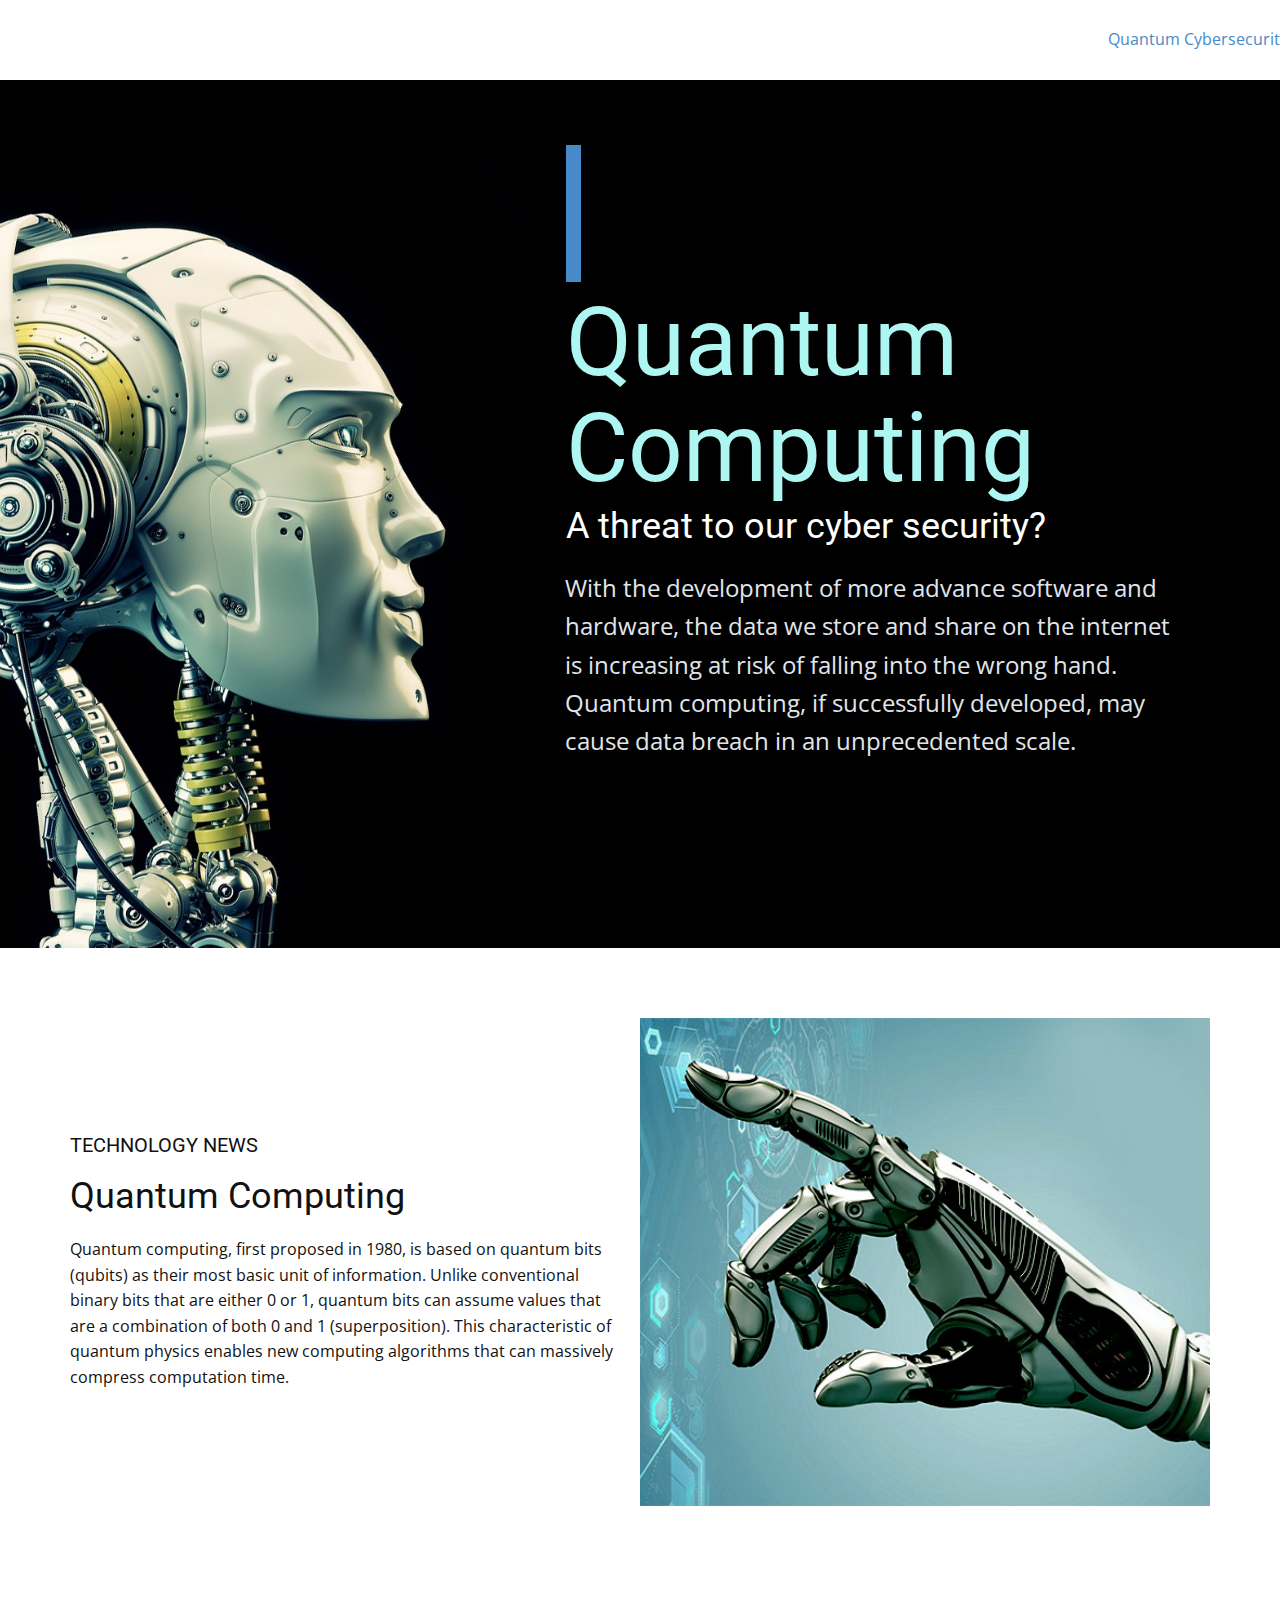
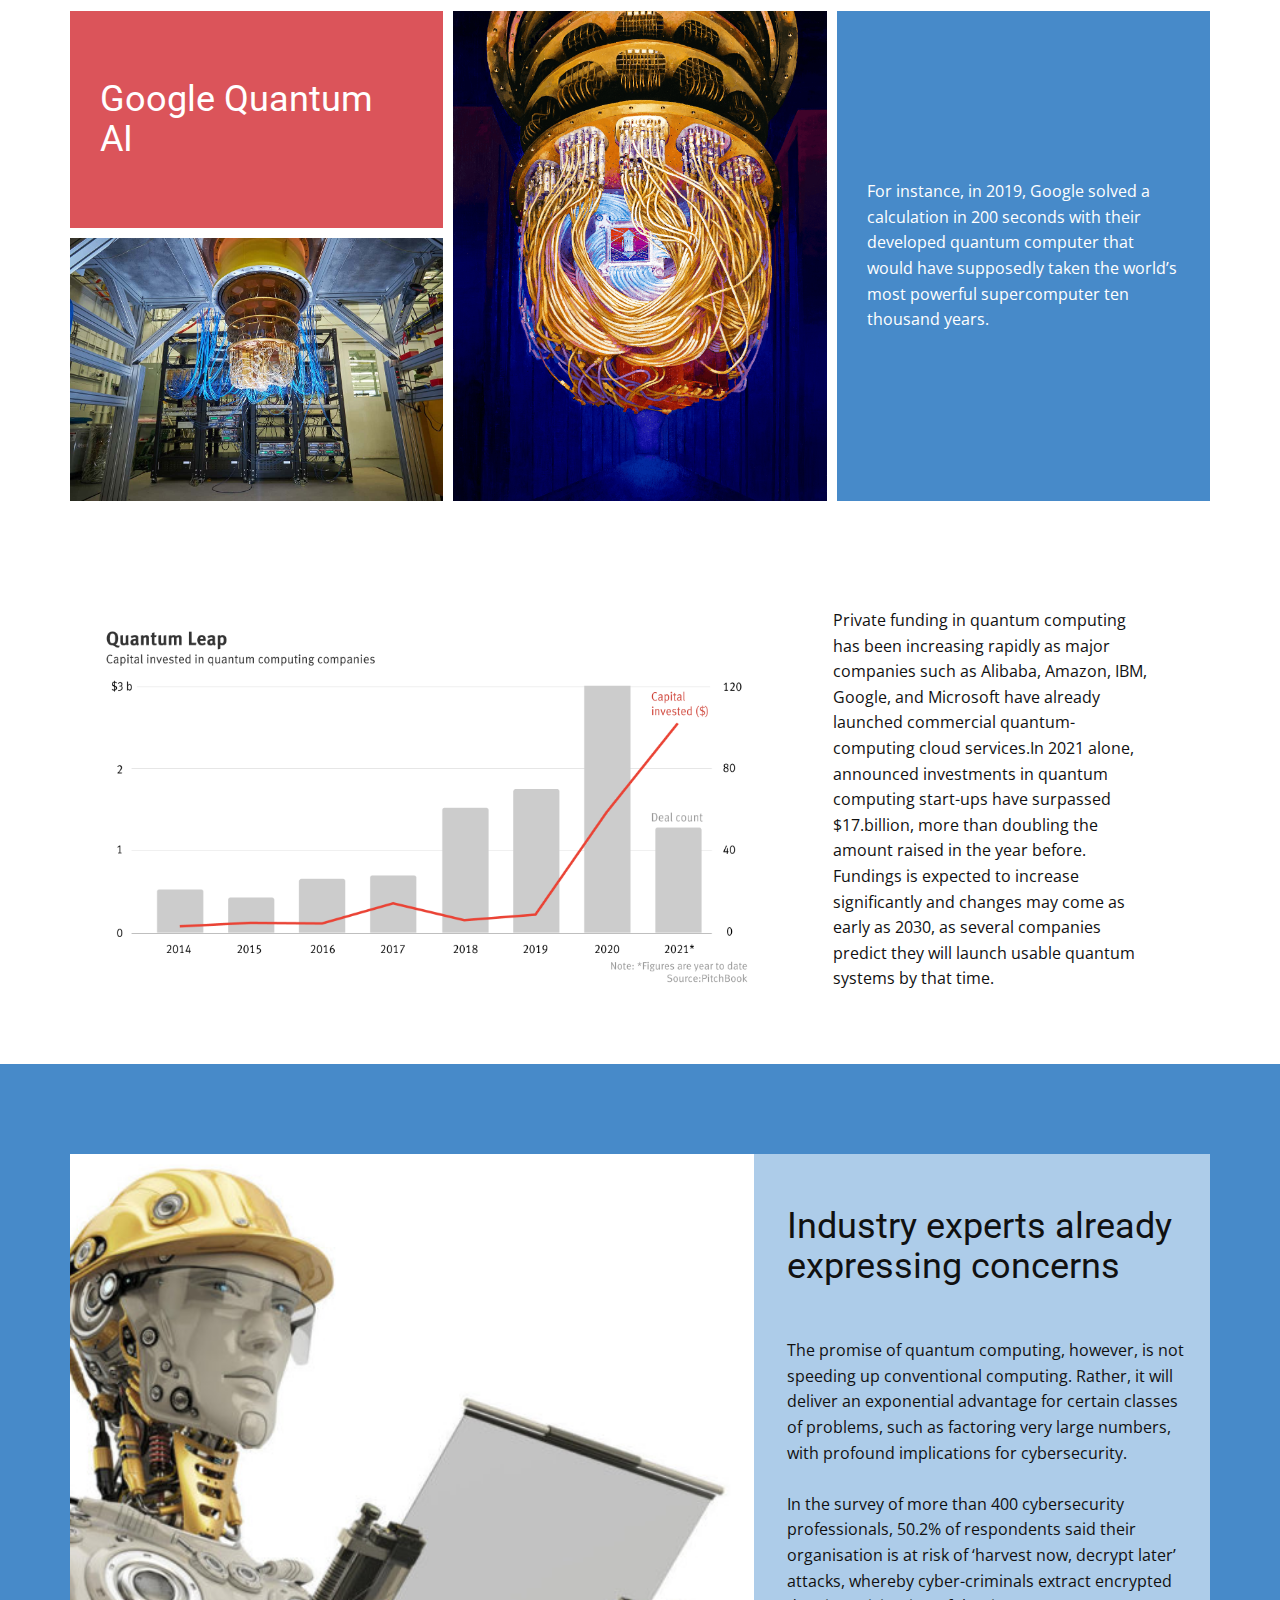
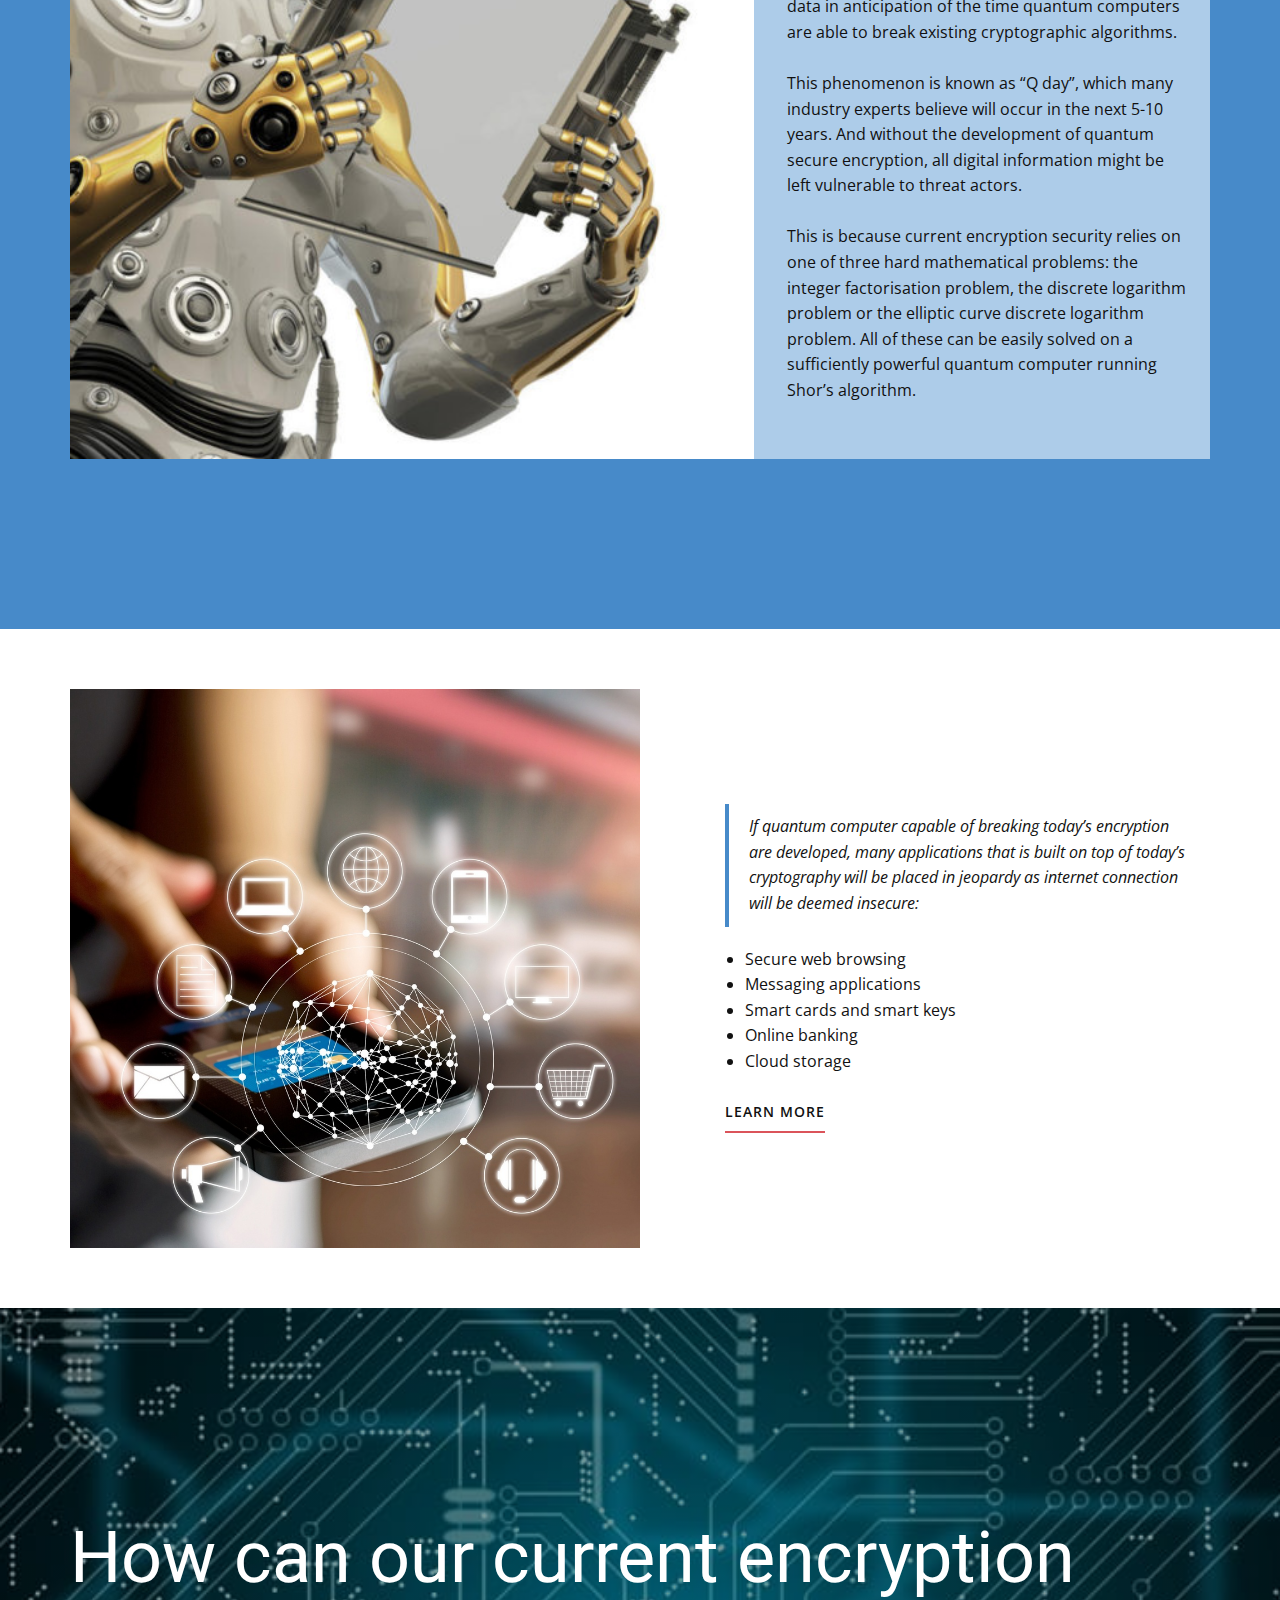
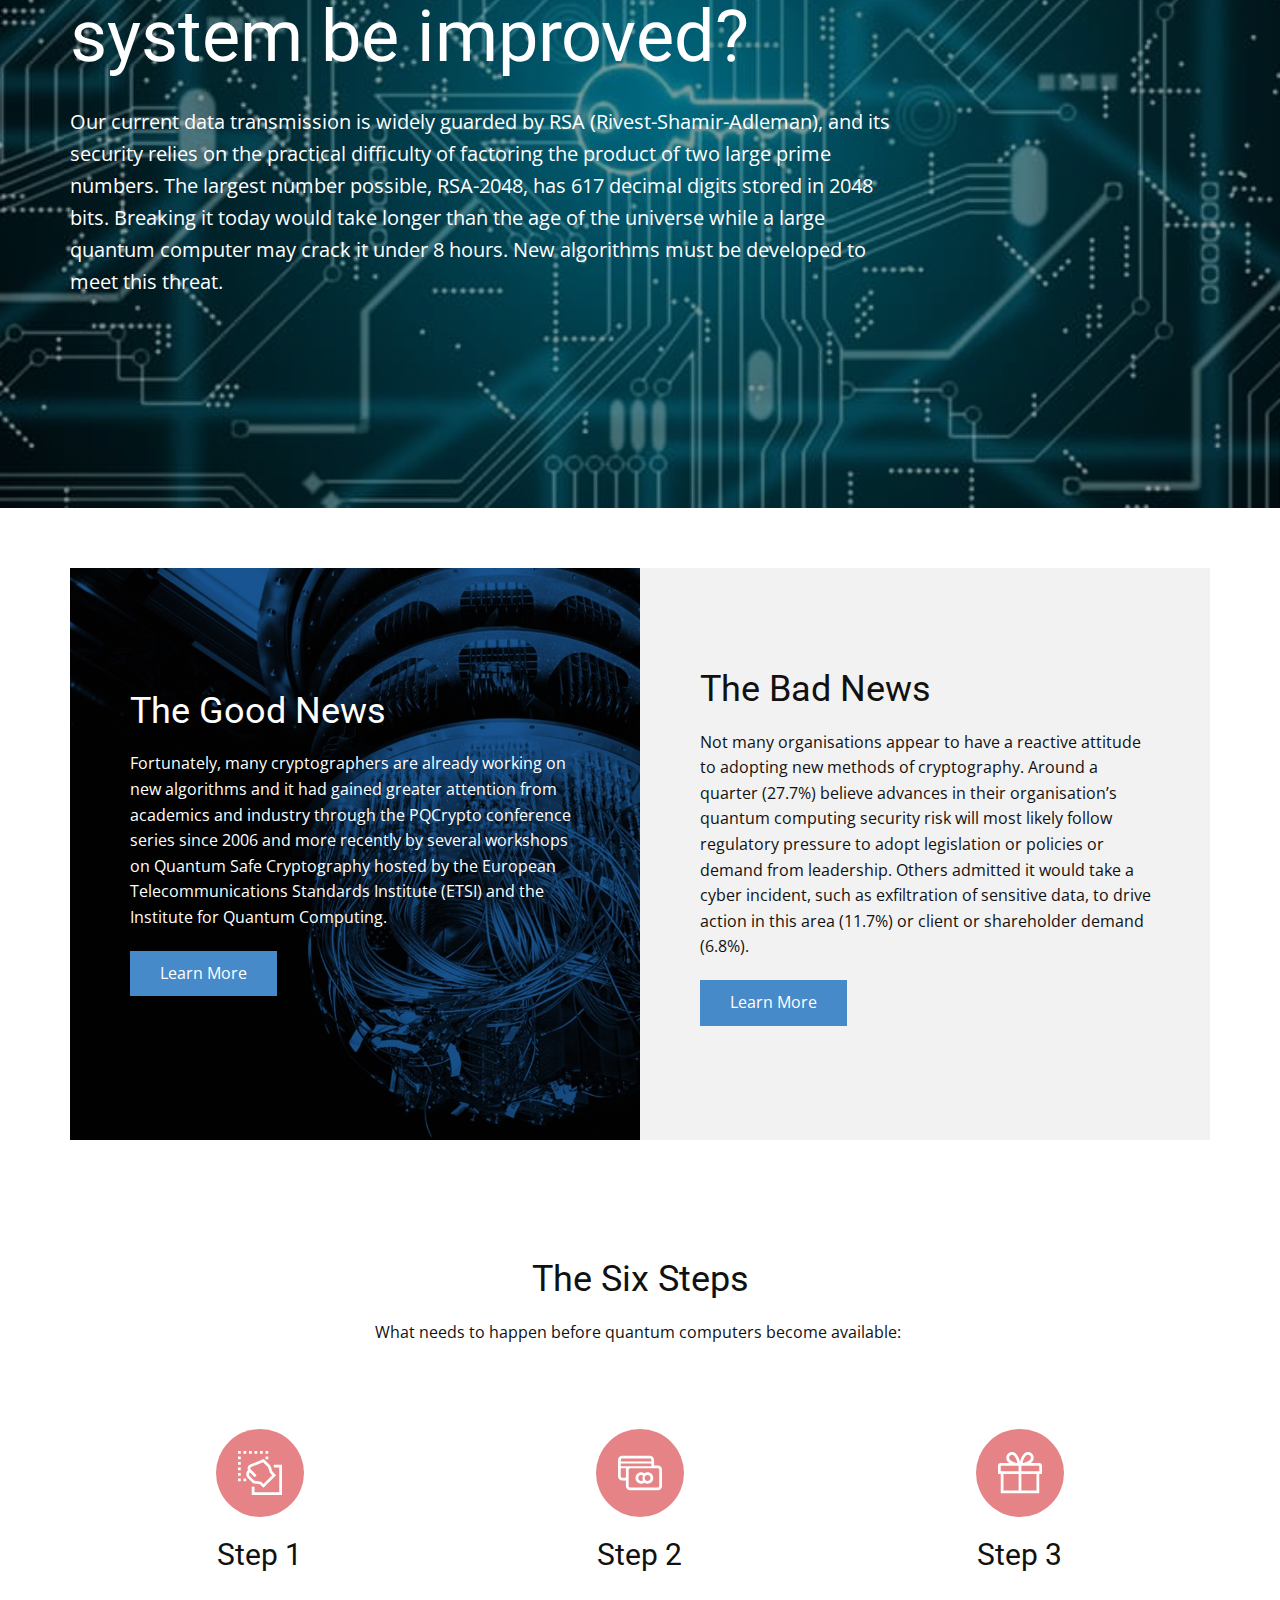
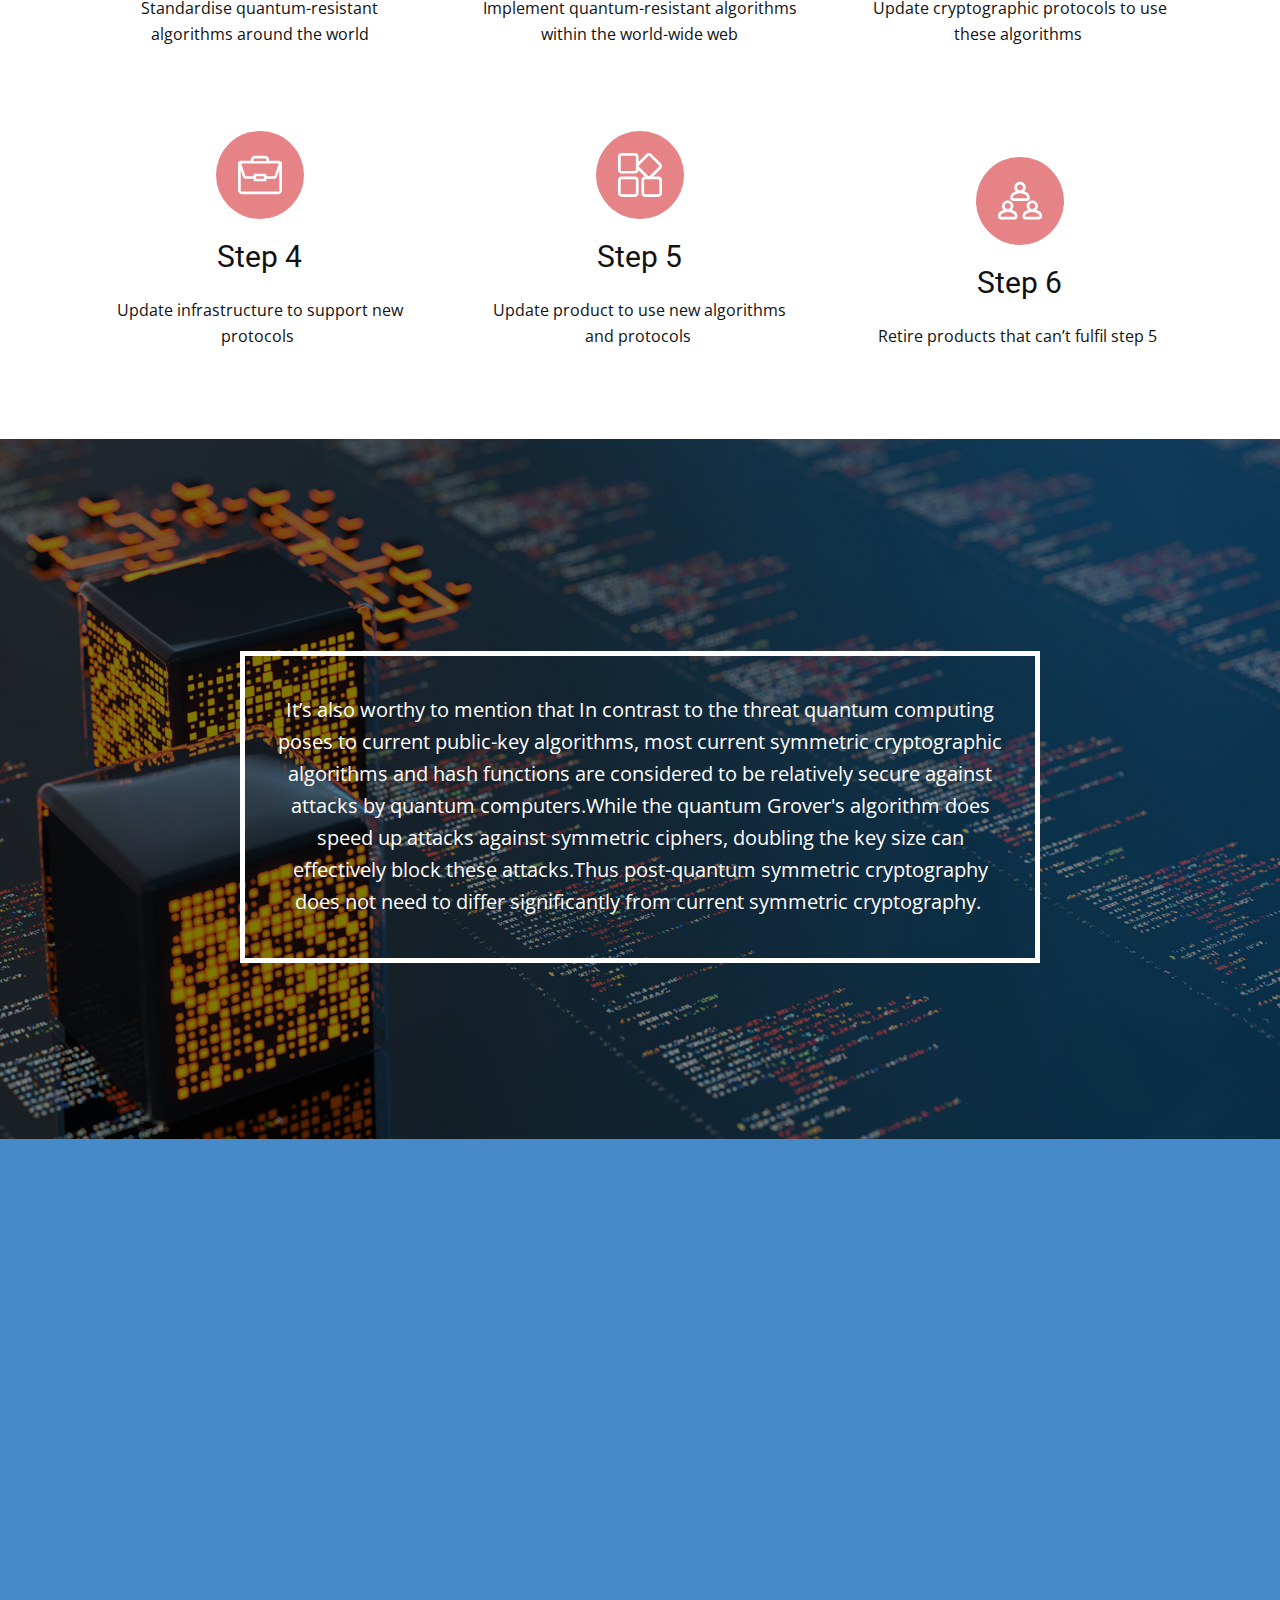
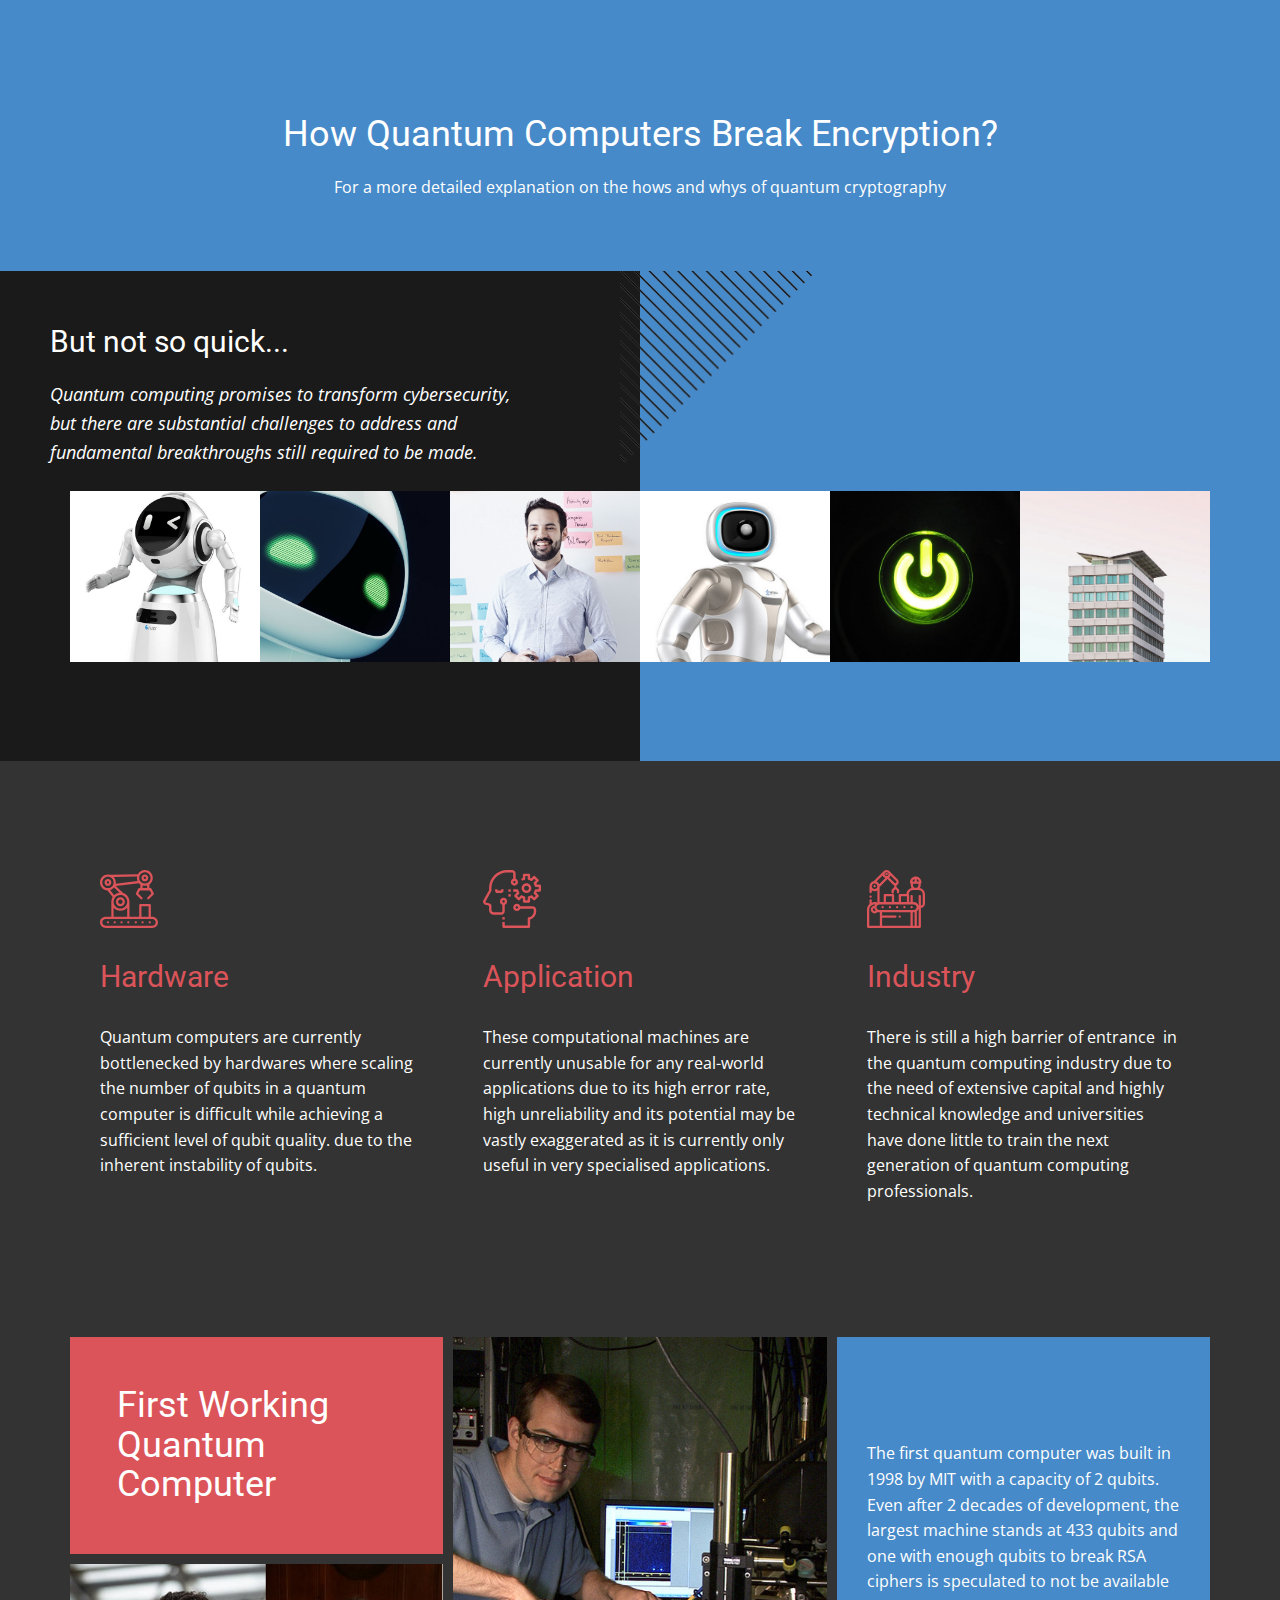
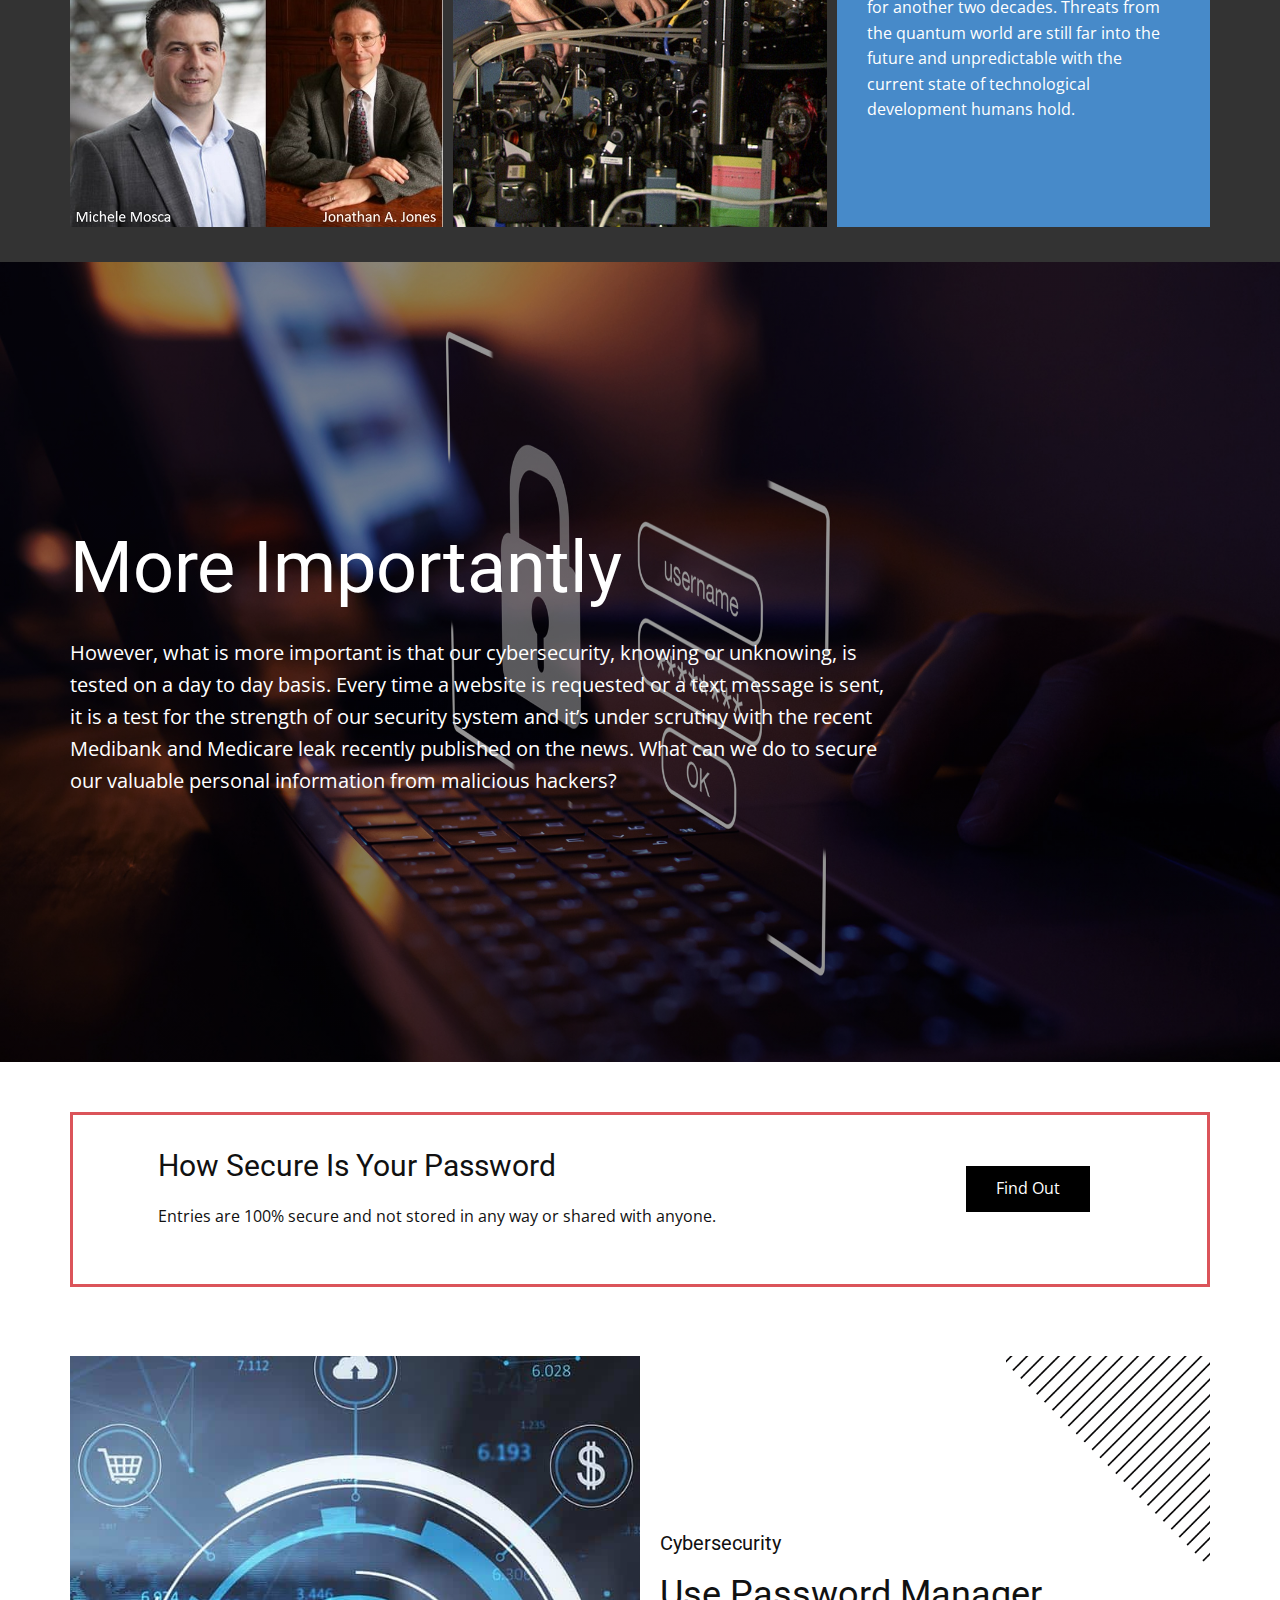
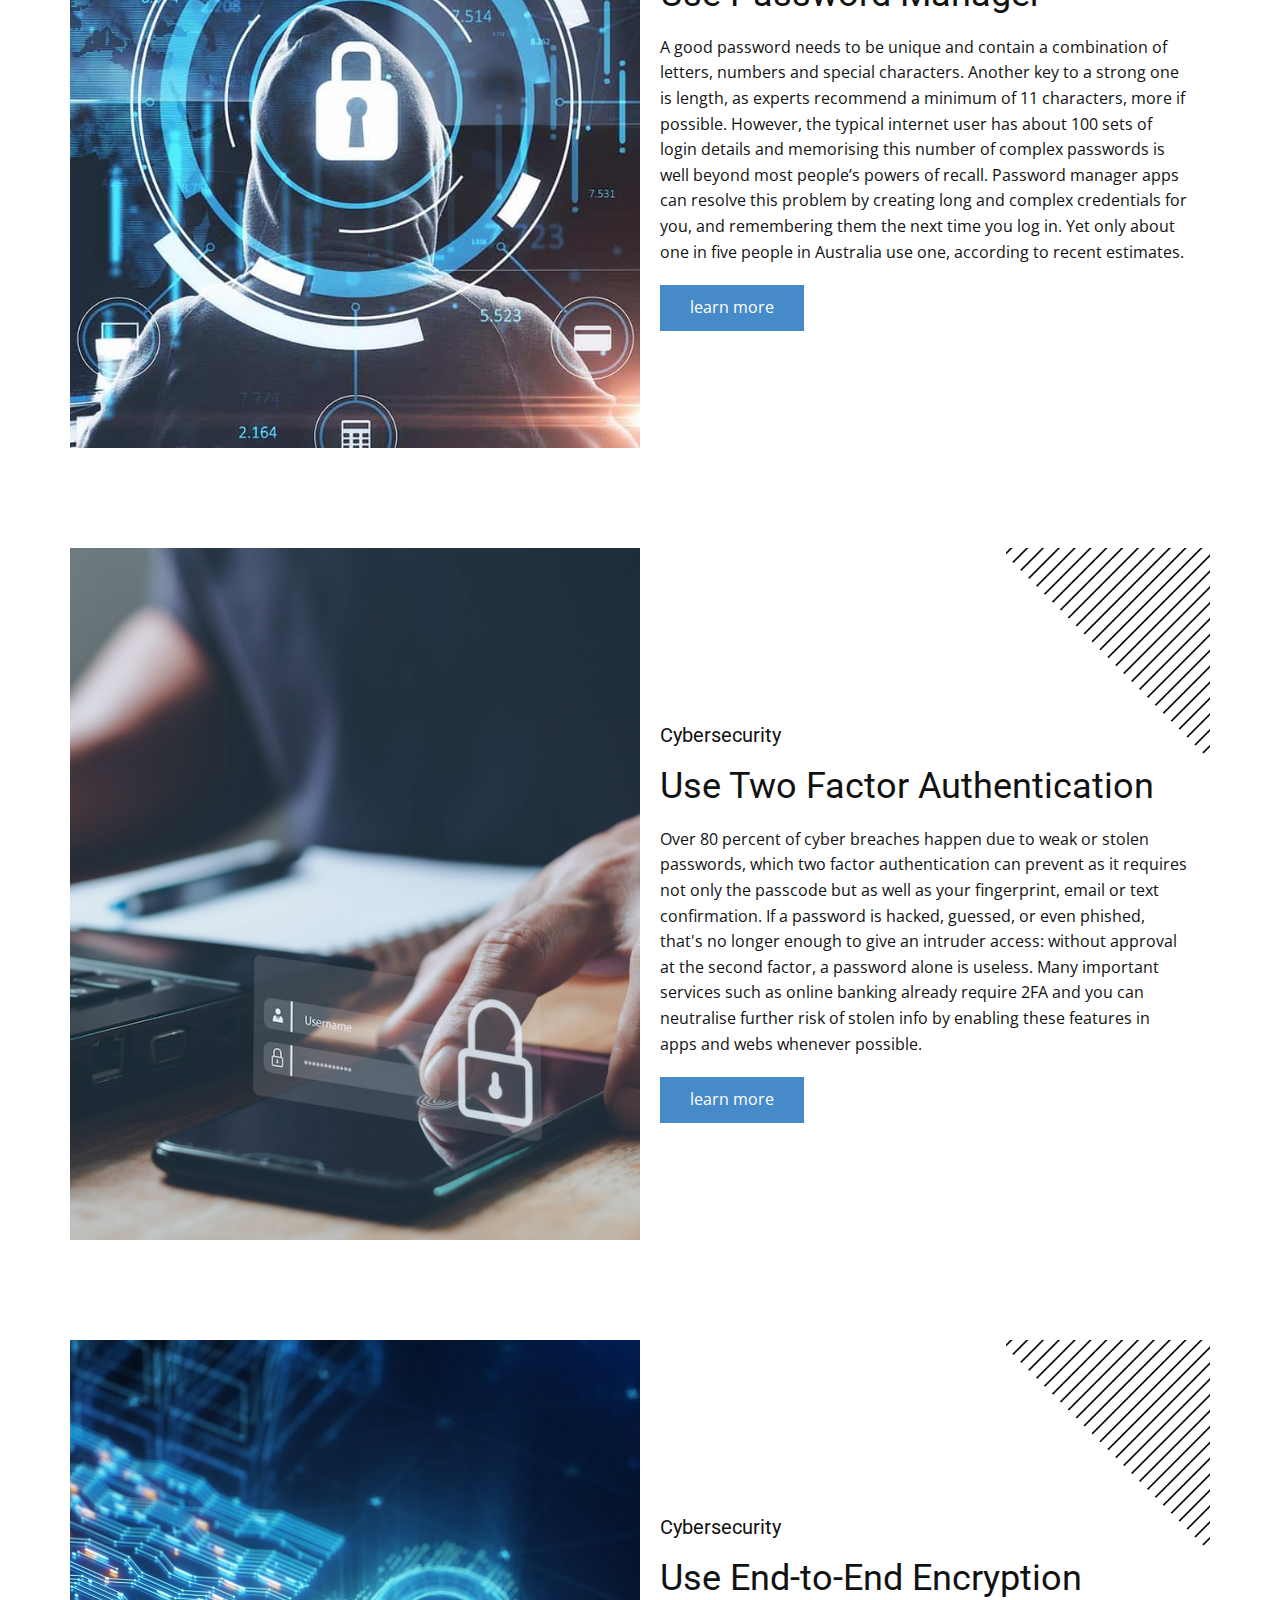
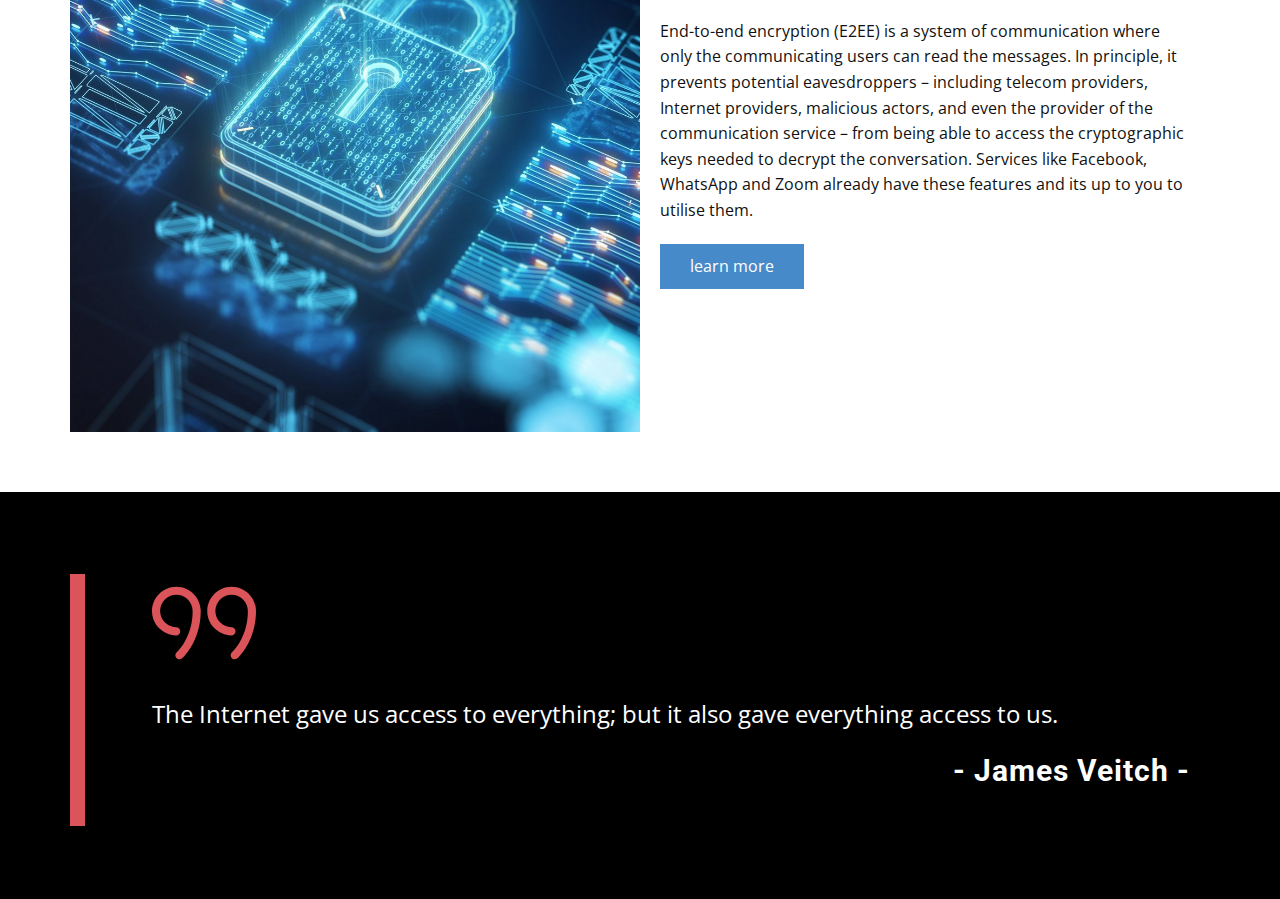
<file: index.html>
<!DOCTYPE html>
<html style="font-size: 16px;" lang="en"><head>
    <meta name="viewport" content="width=device-width, initial-scale=1.0">
    <meta charset="utf-8">
    <meta name="keywords" content="Quantum Computing, A threat to our cyber security?, Quantum Computing, The robots of CES 2019, Technology Trends, Artificial Intelligence Robots And The Future Of Work, Robots and AI, INTUITIVE">
    <meta name="description" content="Year 10 Project made by David Zhu">
    <meta name="robots" content="noindex">
    <title>Quantum Cybersecurity</title>
    <link rel="stylesheet" href="nicepage.css" media="screen">
<link rel="stylesheet" href="Quantum-Cybersecurity.css" media="screen">
    <script class="u-script" type="text/javascript" src="jquery.js" defer=""></script>
    <script class="u-script" type="text/javascript" src="nicepage.js" defer=""></script>
    <meta name="generator" content="Nicepage 5.0.7, nicepage.com">
    <link id="u-theme-google-font" rel="stylesheet" href="https://fonts.googleapis.com/css?family=Roboto:100,100i,300,300i,400,400i,500,500i,700,700i,900,900i|Open+Sans:300,300i,400,400i,500,500i,600,600i,700,700i,800,800i">
    
    
    
    
    
    
    
    
    
    
    
    
    
    
    
    
    
    
    
    
    
    <script type="application/ld+json">{
		"@context": "http://schema.org",
		"@type": "Organization",
		"name": "Site1"
}</script>
    <meta name="theme-color" content="#478ac9">
    <meta property="og:title" content="Quantum Cybersecurity">
    <meta property="og:description" content="Year 10 Project made by David Zhu">
    <meta property="og:type" content="website">
  </head>
  <body data-home-page="Quantum-Cybersecurity.html" data-home-page-title="Quantum Cybersecurity" class="u-body u-xl-mode" data-lang="en"><header class="u-clearfix u-header u-header" id="sec-580f"><div class="u-clearfix u-sheet u-sheet-1">
        <nav class="u-menu u-menu-one-level u-offcanvas u-menu-1">
          <div class="menu-collapse" style="font-size: 1rem; letter-spacing: 0px;">
            <a class="u-button-style u-custom-left-right-menu-spacing u-custom-padding-bottom u-custom-top-bottom-menu-spacing u-nav-link u-text-active-palette-1-base u-text-hover-palette-2-base" href="#">
              <svg class="u-svg-link" viewBox="0 0 24 24"><use xmlns:xlink="http://www.w3.org/1999/xlink" xlink:href="#menu-hamburger"></use></svg>
              <svg class="u-svg-content" version="1.1" id="menu-hamburger" viewBox="0 0 16 16" x="0px" y="0px" xmlns:xlink="http://www.w3.org/1999/xlink" xmlns="http://www.w3.org/2000/svg"><g><rect y="1" width="16" height="2"></rect><rect y="7" width="16" height="2"></rect><rect y="13" width="16" height="2"></rect>
</g></svg>
            </a>
          </div>
          <div class="u-custom-menu u-nav-container">
            <ul class="u-nav u-unstyled u-nav-1"><li class="u-nav-item"><a class="u-button-style u-nav-link u-text-active-palette-1-base u-text-hover-palette-2-base" href="Quantum-Cybersecurity.html" style="padding: 10px 20px;">Quantum Cybersecurity</a>
</li></ul>
          </div>
          <div class="u-custom-menu u-nav-container-collapse">
            <div class="u-black u-container-style u-inner-container-layout u-opacity u-opacity-95 u-sidenav">
              <div class="u-inner-container-layout u-sidenav-overflow">
                <div class="u-menu-close"></div>
                <ul class="u-align-center u-nav u-popupmenu-items u-unstyled u-nav-2"><li class="u-nav-item"><a class="u-button-style u-nav-link" href="Quantum-Cybersecurity.html">Quantum Cybersecurity</a>
</li></ul>
              </div>
            </div>
            <div class="u-black u-menu-overlay u-opacity u-opacity-70"></div>
          </div>
        </nav>
      </div></header>
    <section class="u-clearfix u-image u-section-1" id="carousel_c8f8">
      <div class="u-clearfix u-sheet u-sheet-1">
        <div class="u-container-style u-group u-group-1">
          <div class="u-container-layout u-container-layout-1">
            <div class="u-palette-1-base u-shape u-shape-rectangle u-shape-1"></div>
            <h1 class="u-text u-text-palette-4-light-2 u-title u-text-1">Quantum Computing<br>
            </h1>
            <h1 class="u-text u-text-white u-title u-text-2">A threat to our cyber security?</h1>
            <p class="u-large-text u-text u-text-palette-5-light-2 u-text-variant u-text-3">With the development of more advance software and hardware, the data we store and share on the internet is increasing at risk of falling into the wrong hand. Quantum computing, if successfully developed, may cause data breach in an unprecedented scale.</p>
          </div>
        </div>
      </div>
    </section>
    <section class="u-clearfix u-section-2" id="carousel_31a3">
      <div class="u-clearfix u-sheet u-sheet-1">
        <div class="u-clearfix u-expanded-width u-gutter-0 u-layout-spacing-top u-layout-wrap u-layout-wrap-1">
          <div class="u-gutter-0 u-layout">
            <div class="u-layout-row">
              <div class="u-container-style u-layout-cell u-left-cell u-size-30 u-layout-cell-1">
                <div class="u-container-layout u-valign-middle u-container-layout-1">
                  <h5 class="u-text u-text-1">TECHNOLOGY NEWS</h5>
                  <h2 class="u-text u-text-2">Quantum Computing</h2>
                  <p class="u-text u-text-3"> Quantum computing, first proposed in 1980, is based on quantum bits (qubits) as their most basic unit of information. Unlike conventional binary bits that are either 0 or 1, quantum bits can assume values that are a combination of both 0 and 1 (superposition). This characteristic of quantum physics enables new computing algorithms that can massively compress computation time.&nbsp;&nbsp;<br>
                  </p>
                </div>
              </div>
              <div class="u-align-left u-container-style u-image u-layout-cell u-right-cell u-size-30 u-image-1">
                <div class="u-container-layout u-valign-middle u-container-layout-2" src=""></div>
              </div>
            </div>
          </div>
        </div>
      </div>
    </section>
    <section class="u-clearfix u-section-3" id="carousel_e1cc">
      <div class="u-clearfix u-sheet u-valign-middle u-sheet-1">
        <div class="u-clearfix u-expanded-width u-expanded-width-md u-gutter-10 u-layout-wrap u-layout-wrap-1">
          <div class="u-layout">
            <div class="u-layout-row">
              <div class="u-size-20 u-size-60-md u-size-xs-60">
                <div class="u-layout-col">
                  <div class="u-align-left u-container-style u-layout-cell u-left-cell u-palette-2-base u-size-36 u-layout-cell-1" src="">
                    <div class="u-container-layout u-valign-middle u-container-layout-1">
                      <h2 class="u-text u-text-1">Google Quantum AI</h2>
                    </div>
                  </div>
                  <div class="u-align-left u-container-style u-image u-layout-cell u-left-cell u-size-24 u-image-1" data-image-width="1200" data-image-height="800">
                    <div class="u-container-layout" src=""></div>
                  </div>
                </div>
              </div>
              <div class="u-size-20 u-size-30-md u-size-xs-30">
                <div class="u-layout-row">
                  <div class="u-align-left u-container-style u-image u-layout-cell u-size-60 u-image-2" src="" data-image-width="1198" data-image-height="1600">
                    <div class="u-container-layout" src=""></div>
                  </div>
                </div>
              </div>
              <div class="u-size-20 u-size-30-md u-size-xs-30">
                <div class="u-layout-row">
                  <div class="u-align-left u-container-style u-layout-cell u-palette-1-base u-right-cell u-size-60 u-layout-cell-4">
                    <div class="u-container-layout u-valign-middle u-container-layout-4">
                      <p class="u-text u-text-2"> For instance, in 2019, Google solved a calculation in 200 seconds with their developed quantum computer that would have supposedly taken the world’s most powerful supercomputer ten thousand years.&nbsp;<br>
                      </p>
                    </div>
                  </div>
                </div>
              </div>
            </div>
          </div>
        </div>
      </div>
    </section>
    <section class="u-clearfix u-section-4" id="carousel_257a">
      <div class="u-clearfix u-sheet u-valign-middle u-sheet-1">
        <div class="u-clearfix u-expanded-width u-gutter-0 u-layout-spacing-top u-layout-wrap u-layout-wrap-1">
          <div class="u-gutter-0 u-layout">
            <div class="u-layout-row">
              <div class="u-container-style u-layout-cell u-left-cell u-size-37 u-layout-cell-1">
                <div class="u-container-layout u-container-layout-1">
                  <img class="u-image u-image-contain u-image-default u-image-1" src="images/5c5d5d4c-a960-4877-8f3d-4c776c835fc7.png" alt="" data-image-width="1860" data-image-height="1046">
                </div>
              </div>
              <div class="u-align-left u-container-style u-layout-cell u-right-cell u-size-23 u-layout-cell-2">
                <div class="u-container-layout u-valign-middle u-container-layout-2" src="">
                  <p class="u-text u-text-default u-text-1"> Private funding in quantum computing has been increasing rapidly as major companies such as Alibaba, Amazon, IBM, Google, and Microsoft have already launched commercial quantum-computing cloud services.In 2021 alone, announced investments in quantum computing start-ups have surpassed $17.billion, more than doubling the amount raised in the year before. Fundings is expected to increase significantly and changes may come as early as 2030, as several companies predict they will launch usable quantum systems by that time.&nbsp;<br>
                  </p>
                </div>
              </div>
            </div>
          </div>
        </div>
      </div>
    </section>
    <section class="u-clearfix u-palette-1-base u-section-5" id="carousel_5613">
      <div class="u-clearfix u-sheet u-sheet-1">
        <div class="u-clearfix u-expanded-width u-layout-wrap u-layout-wrap-1">
          <div class="u-gutter-0 u-layout">
            <div class="u-layout-row">
              <div class="u-container-style u-image u-layout-cell u-left-cell u-size-36 u-image-1" data-image-width="700" data-image-height="700">
                <div class="u-container-layout"></div>
              </div>
              <div class="u-container-style u-layout-cell u-palette-1-light-2 u-right-cell u-size-24 u-layout-cell-2">
                <div class="u-container-layout u-valign-middle-sm u-container-layout-2">
                  <h2 class="u-text u-text-1">Industry experts already expressing concerns</h2>
                  <p class="u-text u-text-2"> The promise of quantum computing, however, is not speeding up conventional computing. Rather, it will deliver an exponential advantage for certain classes of problems, such as factoring very large numbers, with profound implications for cybersecurity.&nbsp;<br>
                    <br>In the survey of more than 400 cybersecurity professionals, 50.2% of respondents said their organisation is at risk of ‘harvest now, decrypt later’ attacks, whereby cyber-criminals extract encrypted data in anticipation of the time quantum computers are able to break existing cryptographic algorithms.&nbsp;<br>
                    <br>This phenomenon is known as “Q day”, which many industry experts believe will occur in the next 5-10 years. And without the development of quantum secure encryption, all digital information might be left vulnerable to threat actors.&nbsp;<br>
                    <br>This is because current encryption security relies on one of three hard mathematical problems: the integer factorisation problem, the discrete logarithm problem or the elliptic curve discrete logarithm problem. All of these can be easily solved on a sufficiently powerful quantum computer running Shor’s algorithm.&nbsp;<br>
                  </p>
                </div>
              </div>
            </div>
          </div>
        </div>
      </div>
    </section>
    <section class="u-align-center u-clearfix u-section-6" id="sec-dc5e">
      <div class="u-clearfix u-sheet u-valign-middle u-sheet-1">
        <div class="u-clearfix u-expanded-width u-gutter-0 u-layout-wrap u-layout-wrap-1">
          <div class="u-layout">
            <div class="u-layout-row">
              <div class="u-container-style u-image u-layout-cell u-left-cell u-size-30 u-image-1" data-image-width="5000" data-image-height="2613">
                <div class="u-container-layout"></div>
              </div>
              <div class="u-align-left u-container-style u-layout-cell u-right-cell u-size-30 u-layout-cell-2">
                <div class="u-container-layout u-valign-middle u-container-layout-2">
                  <blockquote class="u-text u-text-1"> If quantum computer capable of breaking today’s encryption are developed, many applications that is built on top of today’s cryptography will be placed in jeopardy as internet connection will be deemed insecure:</blockquote>
                  <ul class="u-text u-text-2">
                    <li> Secure web browsing </li>
                    <li>Messaging applications </li>
                    <li>Smart cards and smart keys </li>
                    <li>Online banking </li>
                    <li>Cloud storage</li>
                  </ul>
                  <a href="https://www.nexenio.com/will-quantum-computers-break-the-internet/" class="u-border-2 u-border-no-left u-border-no-right u-border-no-top u-border-palette-2-base u-btn u-btn-rectangle u-button-style u-none u-text-body-color u-text-hover-palette-2-base u-btn-1">learn more</a>
                </div>
              </div>
            </div>
          </div>
        </div>
      </div>
    </section>
    <section class="u-align-left u-clearfix u-image u-shading u-section-7" src="" data-image-width="1000" data-image-height="450" id="sec-5258">
      <div class="u-clearfix u-sheet u-valign-middle u-sheet-1">
        <h1 class="u-text u-text-default u-title u-text-1"> How can our current encryption system be improved?&nbsp;<br>
        </h1>
        <p class="u-large-text u-text u-text-variant u-text-2"> Our current data transmission is widely guarded by RSA (Rivest-Shamir-Adleman), and its security relies on the practical difficulty of factoring the product of two large prime numbers. The largest number possible, RSA-2048, has 617 decimal digits stored in 2048 bits. Breaking it today would take longer than the age of the universe while a large quantum computer may crack it under 8 hours. New algorithms must be developed to meet this threat.&nbsp;<br>
        </p>
      </div>
    </section>
    <section class="u-clearfix u-section-8" id="sec-8f88">
      <div class="u-clearfix u-sheet u-sheet-1">
        <div class="u-clearfix u-expanded-width u-gutter-0 u-layout-wrap u-layout-wrap-1">
          <div class="u-layout" style="">
            <div class="u-layout-row" style="">
              <div class="u-align-left u-container-style u-image u-layout-cell u-left-cell u-shading u-size-30 u-size-xs-60 u-image-1" src="" data-image-width="1444" data-image-height="912">
                <div class="u-container-layout u-valign-middle u-container-layout-1" src="">
                  <h2 class="u-text u-text-default u-text-1">The Good News</h2>
                  <p class="u-text u-text-2"> Fortunately, many cryptographers are already working on new algorithms and it had gained greater attention from academics and industry through the PQCrypto conference series since 2006 and more recently by several workshops on Quantum Safe Cryptography hosted by the European Telecommunications Standards Institute (ETSI) and the Institute for Quantum Computing.&nbsp;<br>
                  </p>
                  <a href="https://cloud.ibm.com/docs/key-protect?topic=key-protect-quantum-safe-cryptography-tls-introduction" class="u-btn u-button-style u-palette-1-base u-btn-1">Learn More</a>
                </div>
              </div>
              <div class="u-align-left u-container-style u-grey-5 u-layout-cell u-right-cell u-size-30 u-size-xs-60 u-layout-cell-2">
                <div class="u-container-layout u-container-layout-2">
                  <h2 class="u-text u-text-default u-text-3">The Bad News</h2>
                  <p class="u-text u-text-4"> Not many organisations appear to have a reactive attitude to adopting new methods of cryptography. Around a quarter (27.7%) believe advances in their organisation’s quantum computing security risk will most likely follow regulatory pressure to adopt legislation or policies or demand from leadership. Others admitted it would take a cyber incident, such as exfiltration of sensitive data, to drive action in this area (11.7%) or client or shareholder demand (6.8%).&nbsp;<br>
                  </p>
                  <a href="https://www.ilo.org/wcmsp5/groups/public/---dgreports/---dcomm/---publ/documents/publication/wcms_737648.pdf" class="u-btn u-button-style u-palette-1-base u-btn-2">Learn More</a>
                </div>
              </div>
            </div>
          </div>
        </div>
      </div>
    </section>
    <section class="u-align-center u-clearfix u-section-9" id="sec-54d6">
      <div class="u-clearfix u-sheet u-valign-middle u-sheet-1">
        <h2 class="u-text u-text-default u-text-1">The Six Steps</h2>
        <p class="u-text u-text-2"> What needs to happen before quantum computers become available:&nbsp;<br>
        </p>
        <div class="u-expanded-width u-list u-list-1">
          <div class="u-repeater u-repeater-1">
            <div class="u-align-center u-container-style u-list-item u-repeater-item u-video-cover u-white u-list-item-1">
              <div class="u-container-layout u-similar-container u-valign-bottom u-container-layout-1"><span class="u-icon u-icon-circle u-palette-2-light-1 u-icon-1"><svg class="u-svg-link" preserveAspectRatio="xMidYMin slice" viewBox="0 0 128 128" style=""><use xmlns:xlink="http://www.w3.org/1999/xlink" xlink:href="#svg-c165"></use></svg><svg class="u-svg-content" viewBox="0 0 128 128" id="svg-c165"><polygon points="104 40 104 48 120 48 120 120 48 120 48 104 40 104 40 128 128 128 128 40"></polygon><rect x="80" width="8" height="8"></rect><rect x="16" width="8" height="8"></rect><rect x="32" width="8" height="8"></rect><rect x="16" y="80" width="8" height="8"></rect><rect x="48" width="8" height="8"></rect><rect x="64" width="8" height="8"></rect><rect width="8" height="8"></rect><rect y="48" width="8" height="8"></rect><rect y="64" width="8" height="8"></rect><rect y="32" width="8" height="8"></rect><rect y="16" width="8" height="8"></rect><rect x="80" y="16" width="8" height="8"></rect><rect y="80" width="8" height="8"></rect><path d="m63.6 96.8 10.4 10.4 36.8-36.8-10.6-10.6-5.7-17-19.6-19.5-39.5 16.2c-6.1 2.5-9.1 9.5-6.5 15.7l0.3 0.6-0.5 0.5c-6.2 6.2-6.2 16.4 0 22.6l15.1 15.1 19.8 2.8zm-31.6-29.2c0-2.1 0.8-4.2 2.3-5.7l14.1 14.1 5.7-5.7-17-17c-1.6-1.6-1.6-4.1 0-5.7 0.4-0.4 0.8-0.7 1.3-0.9l34.6-14 14.4 14.4 5.7 17 6.3 6.3-25.5 25.5-6.6-6.6-19.8-2.8-13.2-13.3c-1.5-1.5-2.3-3.5-2.3-5.6z"></path></svg>
            
            
          </span>
                <h3 class="u-text u-text-3">Step 1</h3>
                <p class="u-text u-text-4">Standardise quantum-resistant algorithms around the world</p>
              </div>
            </div>
            <div class="u-align-center u-container-style u-list-item u-repeater-item u-video-cover u-white u-list-item-2">
              <div class="u-container-layout u-similar-container u-valign-bottom u-container-layout-2"><span class="u-icon u-icon-circle u-palette-2-light-1 u-icon-2"><svg class="u-svg-link" preserveAspectRatio="xMidYMin slice" viewBox="0 0 128 128" style=""><use xmlns:xlink="http://www.w3.org/1999/xlink" xlink:href="#svg-8f47"></use></svg><svg class="u-svg-content" viewBox="0 0 128 128" id="svg-8f47"><path d="m92.7 22c2.4 0 4.4 2 4.4 4.5v4.2h-89.1v-4.2c0-2.5 2-4.5 4.4-4.5h80.3m4.4 14.6v7.8h-61.8-0.6-26.7v-7.8h89.1m18.5 13.7c2.4 0 4.4 2 4.4 4.5v46.7c0 2.5-2 4.5-4.4 4.5h-80.3c-2.4 0-4.4-2-4.4-4.5v-46.7c0-2.3 1.8-4.3 4.1-4.4l80.6-0.1m-91.6 0.1c-0.6 1.3-1 2.9-1 4.4v22.9h-10.6c-2.4 0-4.4-2-4.4-4.5v-22.8h18m66.7-36.4h-80.3c-6.8 0-12.4 5.6-12.4 12.5v46.8c0 6.9 5.6 12.5 12.4 12.5h10.6v15.9c0 6.9 5.6 12.5 12.4 12.5h80.3c6.8 0 12.4-5.6 12.4-12.5v-46.7c0-6.9-5.6-12.5-12.4-12.5h-10.6v-15.9c-0.1-7-5.6-12.6-12.4-12.6z"></path><path d="m67.6 69.9c2 0 3.8 0.7 5.3 1.8-1.1 2-1.7 4.3-1.7 6.8 0 2.4 0.6 4.7 1.7 6.8-1.5 1.2-3.4 1.8-5.3 1.8-4.7 0-8.6-3.9-8.6-8.6s3.8-8.6 8.6-8.6m18.4 0c4.7 0 8.6 3.9 8.6 8.6s-3.9 8.6-8.6 8.6-8.6-3.9-8.6-8.6 3.8-8.6 8.6-8.6m-18.4-8c-9.2 0-16.6 7.5-16.6 16.6 0 9.2 7.5 16.6 16.6 16.6 3.3 0 6.5-1 9.2-2.8 2.6 1.8 5.8 2.8 9.2 2.8 9.2 0 16.6-7.5 16.6-16.6 0-9.2-7.5-16.6-16.6-16.6-3.4 0-6.6 1-9.2 2.8-2.7-1.8-6-2.8-9.2-2.8z"></path></svg>
            
            
          </span>
                <h3 class="u-text u-text-5">Step 2</h3>
                <p class="u-text u-text-6">Implement quantum-resistant algorithms within the world-wide web</p>
              </div>
            </div>
            <div class="u-align-center u-container-style u-list-item u-repeater-item u-white u-list-item-3">
              <div class="u-container-layout u-similar-container u-valign-bottom u-container-layout-3"><span class="u-icon u-icon-circle u-palette-2-light-1 u-icon-3"><svg class="u-svg-link" preserveAspectRatio="xMidYMin slice" viewBox="0 0 128 128" style=""><use xmlns:xlink="http://www.w3.org/1999/xlink" xlink:href="#svg-03ed"></use></svg><svg class="u-svg-content" viewBox="0 0 128 128" id="svg-03ed"><path d="m40.6 11c2.3 0 4.4 0.9 6.1 2.5 5.4 5.4 10.8 19.2 8.9 21.2 0 0-0.3 0.3-1.5 0.3-5.5 0-16.1-5.7-19.5-9.2-3.4-3.4-3.4-8.9 0-12.2 1.5-1.7 3.7-2.6 6-2.6m46.8 0.1c2.2 0 4.4 0.8 6.1 2.4 3.4 3.4 3.4 8.9 0 12.2-3.4 3.5-14 9.2-19.5 9.2-1.1 0-1.5-0.3-1.5-0.3-1.9-1.9 3.5-15.7 8.9-21.2 1.6-1.5 3.8-2.3 6-2.3m32.6 32.1v16h-52v-16h52m-60 0v16h-52v-16h52m52 23.9v47.9h-44v-47.9h44m-52 0v47.9h-44v-47.9h44m-19.4-64.1c-4.4 0-8.6 1.7-11.7 4.9-6.5 6.5-6.5 17 0 23.5 1.2 1.2 2.8 2.5 4.7 3.8h-25.6c-4.4 0-8 3.6-8 8v24h8v55.8h112v-55.9h8v-24c0-4.4-3.6-8-8-8h-25.6c1.9-1.3 3.6-2.6 4.7-3.8 6.5-6.5 6.5-17 0-23.5-3-3-7.3-4.8-11.7-4.8s-8.7 1.7-11.7 4.8c-4.6 4.6-7.8 11.7-8.9 14.5-2.2 5.4-3 9.5-2.5 12.8h-0.5c0.5-3.2-0.4-7.4-2.5-12.8-1.2-2.8-4.3-9.9-8.9-14.5-3.2-3.1-7.4-4.8-11.8-4.8z"></path></svg>
            
            
          </span>
                <h3 class="u-text u-text-7">Step 3</h3>
                <p class="u-text u-text-8"> Update cryptographic protocols to use these algorithms&nbsp;<br>
                </p>
              </div>
            </div>
            <div class="u-align-center u-container-style u-list-item u-repeater-item u-video-cover u-white u-list-item-4">
              <div class="u-container-layout u-similar-container u-valign-bottom u-container-layout-4"><span class="u-icon u-icon-circle u-palette-2-light-1 u-icon-4"><svg class="u-svg-link" preserveAspectRatio="xMidYMin slice" viewBox="0 0 128 128" style=""><use xmlns:xlink="http://www.w3.org/1999/xlink" xlink:href="#svg-8db4"></use></svg><svg class="u-svg-content" viewBox="0 0 128 128" id="svg-8db4"><path d="m78.9 15.9c2.1 0 3.7 1.7 3.7 3.7v3.7h-37.2v-3.7c0-2 1.7-3.7 3.7-3.7h29.8m39.7 14.8-11.6 34.5c-0.5 1.5-1.9 2.5-3.5 2.5h-20.9v-3.7c0-2-1.7-3.7-3.7-3.7h-29.8c-2.1 0-3.7 1.7-3.7 3.7v3.7h-20.9c-1.6 0-3-1-3.5-2.5l-11.6-34.5h109.2m1.5 19.1v58.6c0 2-1.7 3.7-3.7 3.7h-104.7c-2.1 0-3.7-1.7-3.7-3.7v-58.6l5.9 17.7c1.5 4.5 5.8 7.6 10.6 7.6h20.9v3.7c0 2 1.7 3.7 3.7 3.7h29.8c2.1 0 3.7-1.7 3.7-3.7v-3.7h20.9c4.8 0 9.1-3 10.6-7.6l6-17.7m-44.9 17.9v7.4h-22.4v-7.4h22.4m15.3-44.9v-3.2c0-6.4-5.2-11.6-11.6-11.6h-29.8c-6.4 0-11.7 5.2-11.7 11.6v3.2h-29.5c-4.4 0-7.9 3.5-7.9 7.9v77.7c0 6.4 5.2 11.6 11.7 11.6h104.7c6.4 0 11.7-5.2 11.7-11.6v-77.7c0-4.4-3.6-7.9-7.9-7.9h-29.7z"></path></svg>
            
            
          </span>
                <h3 class="u-text u-text-9">Step 4</h3>
                <p class="u-text u-text-10"> Update infrastructure to support new protocols&nbsp;<br>
                </p>
              </div>
            </div>
            <div class="u-align-center u-container-style u-list-item u-repeater-item u-video-cover u-white u-list-item-5">
              <div class="u-container-layout u-similar-container u-valign-bottom u-container-layout-5"><span class="u-icon u-icon-circle u-palette-2-light-1 u-icon-5"><svg class="u-svg-link" preserveAspectRatio="xMidYMin slice" viewBox="0 0 128 128" style=""><use xmlns:xlink="http://www.w3.org/1999/xlink" xlink:href="#svg-9255"></use></svg><svg class="u-svg-content" viewBox="0 0 128 128" id="svg-9255"><path d="m117.4 76c1.5 0 2.7 1.2 2.7 2.7v38.7c0 1.5-1.2 2.7-2.7 2.7h-38.7c-1.5 0-2.7-1.2-2.7-2.7v-38.7c0-1.5 1.2-2.7 2.7-2.7h38.7m0-7.9h-38.7c-5.8 0-10.6 4.8-10.6 10.6v38.7c0 5.8 4.8 10.6 10.6 10.6h38.7c5.8 0 10.6-4.8 10.6-10.6v-38.7c0-5.8-4.8-10.6-10.6-10.6z"></path><path d="m49.3 7.9c1.5 0 2.7 1.2 2.7 2.7v38.7c0 1.5-1.2 2.7-2.7 2.7h-38.7c-1.5 0-2.7-1.2-2.7-2.7v-38.7c0-1.5 1.2-2.7 2.7-2.7h38.7m0-7.9h-38.7c-5.8 0-10.6 4.8-10.6 10.6v38.7c0 5.8 4.8 10.6 10.6 10.6h38.7c5.8 0 10.6-4.8 10.6-10.6v-38.7c0-5.8-4.8-10.6-10.6-10.6z"></path><path d="m90 7.9c0.7 0 1.4 0.3 1.9 0.8l27.4 27.4c1 1 1 2.7 0 3.8l-27.4 27.3c-0.5 0.5-1.2 0.8-1.9 0.8s-1.4-0.3-1.9-0.8l-27.3-27.3c-1-1-1-2.7 0-3.8l27.3-27.4c0.6-0.5 1.3-0.8 1.9-0.8m0-7.9c-2.8 0-5.5 1.1-7.5 3.1l-27.3 27.4c-2 2-3.1 4.7-3.1 7.5s1.1 5.5 3.1 7.5l27.4 27.4c2 2 4.7 3.1 7.5 3.1s5.5-1.1 7.5-3.1l27.4-27.4c2-2 3.1-4.7 3.1-7.5s-1.1-5.5-3.1-7.5l-27.5-27.4c-2-2-4.6-3.1-7.5-3.1z"></path><path d="m49.3 76c1.5 0 2.7 1.2 2.7 2.7v38.7c0 1.5-1.2 2.7-2.7 2.7h-38.7c-1.5 0-2.7-1.2-2.7-2.7v-38.7c0-1.5 1.2-2.7 2.7-2.7h38.7m0-7.9h-38.7c-5.8 0-10.6 4.8-10.6 10.6v38.7c0 5.8 4.8 10.6 10.6 10.6h38.7c5.8 0 10.6-4.8 10.6-10.6v-38.7c0-5.8-4.8-10.6-10.6-10.6z"></path></svg>
            
            
          </span>
                <h3 class="u-text u-text-11">Step 5</h3>
                <p class="u-text u-text-12"> Update product to use new algorithms and protocols&nbsp;<br>
                </p>
              </div>
            </div>
            <div class="u-align-center u-container-style u-list-item u-repeater-item u-video-cover u-white u-list-item-6">
              <div class="u-container-layout u-similar-container u-valign-bottom u-container-layout-6"><span class="u-icon u-icon-circle u-palette-2-light-1 u-icon-6"><svg class="u-svg-link" preserveAspectRatio="xMidYMin slice" viewBox="0 0 128 128" style=""><use xmlns:xlink="http://www.w3.org/1999/xlink" xlink:href="#svg-5947"></use></svg><svg class="u-svg-content" viewBox="0 0 128 128" id="svg-5947"><path d="m44.1 63.9h39.8c4.6 0 8.4-3.9 8.4-8.8v-1.8c0-5.6-2.8-10.7-7.3-13.3-2.4-1.4-5.4-2.9-8.8-4.1 2.8-3 4.6-6.9 4.6-11.3-0.1-9.2-7.6-16.6-16.8-16.6s-16.7 7.4-16.7 16.5c0 4.4 1.7 8.4 4.6 11.3-3.4 1.2-6.5 2.7-8.8 4.1-4.5 2.7-7.3 7.7-7.3 13.3v1.8c-0.1 4.9 3.7 8.9 8.3 8.9zm19.9-48c4.8 0 8.7 3.9 8.7 8.6 0 4.8-3.9 8.6-8.7 8.6s-8.7-3.9-8.7-8.6 3.9-8.6 8.7-8.6zm-20.3 37.3c0-2.7 1.3-5.3 3.4-6.5 4-2.3 10.2-5.1 16.9-5.1s12.9 2.8 16.9 5.1c2.1 1.2 3.4 3.8 3.4 6.5v1.8c0 0.6-0.3 0.9-0.4 0.9h-39.8c-0.1 0-0.4-0.3-0.4-0.9v-1.8zm5.5 40.9c-2.4-1.4-5.4-2.9-8.8-4.1 2.8-3 4.6-7 4.6-11.3 0-9.1-7.5-16.5-16.7-16.5s-16.7 7.4-16.7 16.5c0 4.4 1.7 8.4 4.6 11.3-3.4 1.2-6.5 2.7-8.8 4.1-4.6 2.6-7.4 7.7-7.4 13.3v1.8c0 4.9 3.8 8.8 8.4 8.8h39.8c4.6 0 8.4-3.9 8.4-8.8v-1.8c0-5.6-2.8-10.7-7.4-13.3zm-20.9-24.1c4.8 0 8.7 3.9 8.7 8.6 0 4.8-3.9 8.6-8.7 8.6s-8.7-3.9-8.7-8.6 3.9-8.6 8.7-8.6zm20.3 39.2c0 0.6-0.3 0.9-0.4 0.9h-39.8c-0.1 0-0.4-0.3-0.4-0.9v-1.8c0-2.7 1.3-5.3 3.4-6.5 4-2.3 10.2-5.1 16.9-5.1s12.9 2.8 16.9 5.1c2.1 1.2 3.4 3.8 3.4 6.5v1.8zm72.1-15.1c-2.4-1.4-5.4-2.9-8.8-4.1 2.8-3 4.6-6.9 4.6-11.3 0-9.1-7.5-16.5-16.7-16.5s-16.7 7.4-16.7 16.5c-0.1 4.3 1.7 8.3 4.5 11.3-3.4 1.2-6.5 2.7-8.8 4.1-4.5 2.7-7.3 7.7-7.3 13.3v1.8c0 4.9 3.8 8.8 8.4 8.8h39.8c4.6 0 8.4-3.9 8.4-8.8v-1.8c-0.1-5.6-2.9-10.7-7.4-13.3zm-21-24.1c4.8 0 8.7 3.9 8.7 8.6 0 4.8-3.9 8.6-8.7 8.6s-8.7-3.9-8.7-8.6 3.9-8.6 8.7-8.6zm20.3 39.2c0 0.6-0.3 0.9-0.4 0.9h-39.8c-0.1 0-0.4-0.3-0.4-0.9v-1.8c0-2.7 1.3-5.3 3.4-6.5 4-2.3 10.2-5.1 16.9-5.1s12.9 2.8 16.9 5.1c2.1 1.2 3.4 3.8 3.4 6.5v1.8z"></path></svg>
            
            
          </span>
                <h3 class="u-text u-text-13">Step 6</h3>
                <p class="u-text u-text-14"> Retire products that can’t fulfil step 5&nbsp;<br>
                </p>
              </div>
            </div>
          </div>
        </div>
      </div>
    </section>
    <section class="u-align-center u-clearfix u-image u-shading u-section-10" data-image-width="1920" data-image-height="1080" id="sec-d14b">
      <div class="u-clearfix u-sheet u-sheet-1">
        <div class="u-align-left u-border-5 u-border-white u-container-style u-group u-group-1">
          <div class="u-container-layout u-container-layout-1">
            <p class="u-align-center u-text u-text-1"> It’s also worthy to mention that In contrast to the threat quantum computing poses to current public-key algorithms, most current symmetric cryptographic algorithms and hash functions are considered to be relatively secure against attacks by quantum computers.While the quantum Grover's algorithm does speed up attacks against symmetric ciphers, doubling the key size can effectively block these attacks.Thus post-quantum symmetric cryptography does not need to differ significantly from current symmetric cryptography.&nbsp;</p>
          </div>
        </div>
      </div>
    </section>
    <section class="u-align-center u-clearfix u-palette-1-base u-section-11" id="sec-9f67">
      <div class="u-clearfix u-sheet u-sheet-1">
        <div class="u-align-left u-expanded-width-sm u-expanded-width-xs u-video u-video-1">
          <div class="embed-responsive embed-responsive-1">
            <iframe style="position: absolute;top: 0;left: 0;width: 100%;height: 100%;" class="embed-responsive-item" src="https://www.youtube.com/embed/lvTqbM5Dq4Q?mute=0&amp;showinfo=0&amp;controls=0&amp;start=0" frameborder="0" allowfullscreen=""></iframe>
          </div>
        </div>
        <h2 class="u-text u-text-default u-text-1">How Quantum Computers Break Encryption?</h2>
        <p class="u-text u-text-2"> For a more detailed explanation on the hows and whys of quantum cryptography<br>
        </p>
      </div>
    </section>
    <section class="u-clearfix u-grey-90 u-section-12" id="carousel_aac2">
      <div class="u-expanded-height-lg u-expanded-height-md u-expanded-height-xl u-palette-1-base u-shape u-shape-rectangle u-shape-1"></div>
      <div class="u-container-style u-expanded-width-xs u-group u-group-1">
        <div class="u-container-layout u-container-layout-1">
          <h3 class="u-text u-text-1">But not so quick...</h3>
          <p class="u-text u-text-2"> Quantum computing promises to transform cybersecurity, but there are substantial challenges to address and fundamental breakthroughs still required to be made.&nbsp;&nbsp;<br>
          </p>
        </div>
      </div>
      <div class="u-clearfix u-gutter-0 u-layout-wrap u-layout-wrap-1">
        <div class="u-gutter-0 u-layout">
          <div class="u-layout-row">
            <div class="u-container-style u-image u-layout-cell u-left-cell u-size-10 u-size-30-md u-image-1">
              <div class="u-container-layout"></div>
            </div>
            <div class="u-container-style u-image u-layout-cell u-size-10 u-size-30-md u-image-2">
              <div class="u-container-layout"></div>
            </div>
            <div class="u-container-style u-image u-layout-cell u-size-10 u-size-30-md u-image-3">
              <div class="u-container-layout"></div>
            </div>
            <div class="u-container-style u-image u-layout-cell u-size-10 u-size-30-md u-image-4">
              <div class="u-container-layout"></div>
            </div>
            <div class="u-container-style u-image u-layout-cell u-size-10 u-size-30-md u-image-5">
              <div class="u-container-layout"></div>
            </div>
            <div class="u-container-style u-image u-layout-cell u-size-10 u-size-30-md u-image-6">
              <div class="u-container-layout"></div>
            </div>
          </div>
        </div>
      </div>
      <img src="images/1q.png" alt="" class="u-image u-image-default u-image-7" data-image-width="395" data-image-height="396">
    </section>
    <section class="u-clearfix u-grey-80 u-section-13" id="carousel_4d98">
      <div class="u-clearfix u-sheet u-sheet-1">
        <div class="u-clearfix u-expanded-width u-gutter-10 u-layout-spacing-vertical u-layout-wrap u-layout-wrap-1">
          <div class="u-layout">
            <div class="u-layout-row">
              <div class="u-align-left u-container-style u-layout-cell u-left-cell u-size-20 u-size-20-md u-layout-cell-1">
                <div class="u-container-layout u-valign-middle-xs u-container-layout-1"><span class="u-align-left u-icon u-text-palette-2-base u-icon-1"><svg class="u-svg-link" preserveAspectRatio="xMidYMin slice" viewBox="0 0 512 512" style=""><use xmlns:xlink="http://www.w3.org/1999/xlink" xlink:href="#svg-c29c"></use></svg><svg class="u-svg-content" viewBox="0 0 512 512" x="0px" y="0px" id="svg-c29c" style="enable-background:new 0 0 512 512;"><g><g><path d="M438.942,451.898c-5.518,0-9.997,4.479-9.997,9.997s4.479,9.997,9.997,9.997s9.997-4.479,9.997-9.997    S444.46,451.898,438.942,451.898z"></path>
</g>
</g><g><g><path d="M375.962,451.898c-5.518,0-9.997,4.479-9.997,9.997s4.479,9.997,9.997,9.997s9.997-4.479,9.997-9.997    S381.48,451.898,375.962,451.898z"></path>
</g>
</g><g><g><path d="M315.981,451.898c-5.518,0-9.997,4.479-9.997,9.997s4.479,9.997,9.997,9.997s9.997-4.479,9.997-9.997    S321.499,451.898,315.981,451.898z"></path>
</g>
</g><g><g><path d="M250.002,451.898c-5.518,0-9.997,4.479-9.997,9.997s4.479,9.997,9.997,9.997s9.997-4.479,9.997-9.997    S255.52,451.898,250.002,451.898z"></path>
</g>
</g><g><g><path d="M190.021,451.898c-5.518,0-9.997,4.479-9.997,9.997s4.479,9.997,9.997,9.997s9.997-4.479,9.997-9.997    S195.539,451.898,190.021,451.898z"></path>
</g>
</g><g><g><path d="M130.04,451.898c-5.518,0-9.997,4.479-9.997,9.997s4.479,9.997,9.997,9.997s9.997-4.479,9.997-9.997    S135.558,451.898,130.04,451.898z"></path>
</g>
</g><g><g><path d="M70.059,451.898c-5.518,0-9.997,4.479-9.997,9.997s4.479,9.997,9.997,9.997s9.997-4.479,9.997-9.997    S75.577,451.898,70.059,451.898z"></path>
</g>
</g><g><g><path d="M461.935,411.83h-12.996V309.943c0-5.521-4.476-9.997-9.997-9.997h-82.974c-5.521,0-9.997,4.476-9.997,9.997V411.83    h-85.973V279.952c0-17.576-5.593-34.255-16.176-48.233c-9.723-12.843-23.341-22.586-38.547-27.651l-65.612-62.422l204.269-24.848    c3.594,4.004,7.617,7.559,12.035,10.634v32.558h-9.997c-3.787,0-7.248,2.139-8.941,5.526l-19.994,39.987    c-1.924,3.849-1.17,8.497,1.872,11.539l39.987,39.987c3.904,3.904,10.234,3.904,14.139,0c3.904-3.904,3.904-10.234,0-14.139    l-34.893-34.892l14.009-28.016h87.612l14.009,28.016l-34.893,34.892c-3.904,3.904-3.904,10.234,0,14.139    c1.952,1.952,4.511,2.928,7.069,2.928c2.558,0,5.117-0.976,7.069-2.928l39.987-39.987c3.042-3.043,3.797-7.691,1.872-11.539    l-19.994-39.987c-1.693-3.387-5.155-5.526-8.941-5.526h-9.997v-32.554c18.63-13.008,29.99-34.497,29.99-57.418    c0-38.586-31.392-69.978-69.978-69.978c-25.977,0-49.492,14.25-61.618,36.801L90.729,42.03c-0.877,0.019-1.719,0.161-2.524,0.39    c-5.905-1.579-11.988-2.392-18.146-2.392c-38.586,0-69.978,31.392-69.978,69.978c0,37.28,29.305,67.839,66.088,69.864    l45.451,58.657c-7.583,12.456-11.57,26.627-11.57,41.425v131.877H50.065c-13.368,0-25.939,5.209-35.397,14.668    C5.209,435.956,0,448.526,0,461.895c0,27.606,22.459,50.065,50.065,50.065h411.87c13.368,0,25.939-5.209,35.397-14.668    c9.459-9.458,14.668-22.029,14.668-35.397C512,434.289,489.541,411.83,461.935,411.83z M415.949,159.99h-39.987v-22.91    c6.457,1.921,13.194,2.916,19.994,2.916c6.8,0,13.537-0.995,19.994-2.916V159.99z M349.882,50.598    c0-0.001,0.001-0.002,0.001-0.003c7.839-18.565,25.923-30.56,46.072-30.56c27.561,0,49.984,22.423,49.984,49.984    c0,17.79-9.579,34.382-25.001,43.301c-7.555,4.373-16.194,6.683-24.983,6.683c-8.789,0-17.429-2.311-24.985-6.684    c-5.817-3.365-10.82-7.784-14.874-13.143c-6.623-8.732-10.124-19.161-10.124-30.157C345.973,63.271,347.288,56.737,349.882,50.598    z M365.965,319.94h62.98v91.971h-62.98V319.94z M197.158,222.46c0.006,0.002,0.013,0.004,0.02,0.006    c25.216,7.501,42.827,31.14,42.827,57.487c0,33.074-26.907,59.981-59.981,59.981s-59.981-26.908-59.981-59.981    c0-13.049,4.117-25.449,11.907-35.864c11.45-15.327,28.973-24.117,48.074-24.117C185.884,219.971,191.648,220.808,197.158,222.46z     M240.005,332.767v79.144H120.043v-79.144c14.666,16.636,36.112,27.16,59.981,27.16S225.339,349.402,240.005,332.767z     M327.201,56.991c-0.803,4.264-1.223,8.612-1.223,13.027c0,9.831,2.009,19.336,5.87,28.109l-192.779,23.451    c0.632-3.798,0.968-7.659,0.968-11.572c0-18.577-7.315-35.853-19.619-48.611L327.201,56.991z M68.035,159.938    c-26.626-1.066-47.961-23.05-47.961-49.932c0-27.561,22.423-49.984,49.984-49.984c5.483,0,10.882,0.883,16.046,2.624    c20.3,6.876,33.938,25.908,33.938,47.36c0,6.748-1.316,13.282-3.913,19.426c-0.683,1.617-1.479,3.251-2.354,4.834    c-8.258,14.844-23.587,24.476-40.49,25.594C71.573,159.424,69.761,159.441,68.035,159.938z M89.422,177.238    c13.526-3.916,25.662-11.866,34.681-22.8l48.266,45.919c-17.976,1.753-34.932,9.62-47.902,22.108L89.422,177.238z M483.079,483.04    c-5.651,5.651-13.161,8.764-21.144,8.764H50.065c-16.493,0-29.909-13.417-29.909-29.91c0-7.983,3.113-15.493,8.765-21.145    c5.651-5.651,13.161-8.764,21.144-8.764h59.981c0.414,0,0.82-0.032,1.221-0.081h137.515c0.401,0.049,0.807,0.081,1.221,0.081    h105.966c0.414,0,0.82-0.032,1.221-0.081h80.534c0.401,0.049,0.807,0.081,1.221,0.081h22.993c16.492,0,29.909,13.417,29.909,29.91    C491.844,469.878,488.731,477.388,483.079,483.04z"></path>
</g>
</g><g><g><path d="M395.956,40.028c-16.537,0-29.991,13.454-29.991,29.991c0,16.537,13.454,29.99,29.991,29.99    c16.537,0,29.99-13.454,29.99-29.99C425.946,53.482,412.492,40.028,395.956,40.028z M395.956,80.016    c-5.512,0-9.997-4.485-9.997-9.997s4.485-9.997,9.997-9.997s9.997,4.485,9.997,9.997S401.468,80.016,395.956,80.016z"></path>
</g>
</g><g><g><path d="M70.059,80.016c-16.537,0-29.991,13.454-29.991,29.991c0,16.537,13.454,29.99,29.991,29.99s29.991-13.454,29.991-29.99    C100.049,93.469,86.596,80.016,70.059,80.016z M70.059,120.003c-5.512,0-9.997-4.485-9.997-9.997c0-5.512,4.485-9.997,9.997-9.997    s9.997,4.485,9.997,9.997C80.056,115.518,75.571,120.003,70.059,120.003z"></path>
</g>
</g><g><g><path d="M180.024,239.965c-22.049,0-39.987,17.937-39.987,39.987c0,22.049,17.938,39.987,39.987,39.987    s39.987-17.938,39.987-39.987C220.011,257.903,202.073,239.965,180.024,239.965z M180.024,299.946    c-11.025,0-19.994-8.969-19.994-19.994c0-11.024,8.969-19.994,19.994-19.994c11.024,0,19.994,8.969,19.994,19.994    C200.018,290.977,191.049,299.946,180.024,299.946z"></path>
</g>
</g></svg></span>
                  <h3 class="u-text u-text-palette-2-base u-text-1">Hardware</h3>
                  <p class="u-text u-text-2"> Quantum computers are currently bottlenecked by hardwares where scaling the number of qubits in a quantum computer is difficult while achieving a sufficient level of qubit quality. due to the inherent instability of qubits.</p>
                </div>
              </div>
              <div class="u-align-left u-container-style u-layout-cell u-size-20 u-size-20-md u-layout-cell-2">
                <div class="u-container-layout u-valign-middle-xs u-container-layout-2"><span class="u-align-left u-icon u-text-palette-2-base u-icon-2"><svg class="u-svg-link" preserveAspectRatio="xMidYMin slice" viewBox="0 0 512.014 512.014" style=""><use xmlns:xlink="http://www.w3.org/1999/xlink" xlink:href="#svg-53f7"></use></svg><svg class="u-svg-content" viewBox="0 0 512.014 512.014" x="0px" y="0px" id="svg-53f7" style="enable-background:new 0 0 512.014 512.014;"><g><g><path d="M256.013,0.014h-42.667c-88.324,0.1-159.9,71.676-160,160v17.931L1.336,272.195c-0.866,1.579-1.321,3.351-1.323,5.152    c-0.018,0.606-0.018,1.213,0,1.819c0.502,17.171,14.829,30.684,32,30.181c7.758,0.431,15.2,3.218,21.333,7.989v34.677    c-0.024,0.815-0.024,1.631,0,2.447c0.676,22.888,19.778,40.896,42.667,40.22h64c0.606,0.018,1.213,0.018,1.819,0    c17.171-0.502,30.684-14.829,30.181-32v-64H170.68v64c0.062,0.634,0.062,1.273,0,1.907c-0.527,5.365-5.302,9.286-10.667,8.76h-64    c-0.851,0.054-1.705,0.054-2.556,0c-11.076-0.706-19.483-10.257-18.777-21.333v-39.765c0.001-3.055-1.308-5.964-3.595-7.989    c-10.698-9.857-24.539-15.612-39.072-16.245c-0.047,0.006-0.095,0.011-0.142,0.016c-5.143,0.545-9.755-3.182-10.301-8.326    l51.787-93.867c0.866-1.579,1.321-3.351,1.323-5.152v-20.672C74.768,83.467,136.8,21.435,213.347,21.347h42.539    c0.649-0.069,1.304-0.073,1.954-0.012c5.39,0.507,9.348,5.288,8.841,10.678v53.333h21.333V32.014c0.018-0.606,0.018-1.213,0-1.819    C287.511,13.024,273.184-0.489,256.013,0.014z"></path>
</g>
</g><g><g><path d="M437.347,320.014H320.013v21.333h117.333c0.634-0.062,1.273-0.062,1.907,0c5.365,0.527,9.287,5.302,8.76,10.667v20.16    c-1.536,6.368-11.819,43.84-42.667,43.84c-5.891,0-10.667,4.776-10.667,10.667v64H192.013v-32H170.68v42.667    c0,5.891,4.776,10.667,10.667,10.667h224v0c5.891,0,10.667-4.776,10.667-10.667v-64.939c33.344-6.304,49.237-41.483,53.12-60.928    c0.143-0.702,0.214-1.417,0.213-2.133v-21.333c0.018-0.606,0.018-1.213,0-1.819C468.845,333.024,454.518,319.511,437.347,320.014z    "></path>
</g>
</g><g><g><path d="M501.347,128.014h-26.891c-1.129-3.169-2.421-6.277-3.872-9.312l19.029-19.029c4.164-4.165,4.164-10.917,0-15.083    l-30.176-30.176c-4.165-4.164-10.917-4.164-15.083,0l-19.029,19.029c-3.036-1.445-6.144-2.733-9.312-3.861V42.68    c0-5.891-4.776-10.667-10.667-10.667H362.68c-5.891,0-10.667,4.776-10.667,10.667v26.901c-5.808,2.051-11.402,4.662-16.704,7.797    l10.837,18.368c5.998-3.531,12.461-6.206,19.2-7.947c4.709-1.216,7.999-5.462,8-10.325V53.347h21.333v24.128    c-0.006,4.861,3.275,9.111,7.979,10.336c6.739,1.741,13.202,4.416,19.2,7.947c4.192,2.477,9.529,1.801,12.971-1.643l17.067-17.067    l15.093,15.061l-17.067,17.067c-3.447,3.439-4.127,8.777-1.653,12.971c3.538,5.997,6.22,12.46,7.968,19.2    c1.215,4.705,5.456,7.994,10.315,8h24.128v21.323h-24.107c-4.859,0.006-9.1,3.295-10.315,8c-1.748,6.74-4.43,13.203-7.968,19.2    c-2.474,4.194-1.794,9.531,1.653,12.971l17.067,17.067l-15.083,15.083l-17.067-17.067c-3.442-3.444-8.779-4.12-12.971-1.643    c-5.998,3.531-12.461,6.206-19.2,7.947c-4.709,1.216-7.999,5.462-8,10.325v24.128h-21.333v-24.117    c-0.001-4.863-3.291-9.11-8-10.325c-6.739-1.741-13.202-4.416-19.2-7.947c-4.192-2.477-9.529-1.801-12.971,1.643L316.12,243    l-15.083-15.083l17.067-17.067c3.447-3.439,4.128-8.777,1.653-12.971c-3.538-5.997-6.22-12.46-7.968-19.2    c-1.215-4.705-5.456-7.994-10.315-8H266.68v21.333h26.901c1.125,3.169,2.414,6.277,3.861,9.312l-19.029,19.029    c-4.164,4.165-4.164,10.917,0,15.083l30.176,30.176c4.165,4.164,10.917,4.164,15.083,0l19.029-19.029    c3.036,1.445,6.144,2.733,9.312,3.861v26.901c0,5.891,4.776,10.667,10.667,10.667h42.667l0,0c5.891,0,10.667-4.776,10.667-10.667    v-26.891c3.168-1.128,6.276-2.417,9.312-3.861l19.029,19.019c4.165,4.164,10.917,4.164,15.083,0l30.176-30.176    c4.164-4.165,4.164-10.917,0-15.083l-19.04-19.029c1.451-3.035,2.743-6.143,3.872-9.312h26.901    c5.891,0,10.667-4.776,10.667-10.667V138.68C512.013,132.789,507.238,128.014,501.347,128.014z"></path>
</g>
</g><g><g><path d="M384.013,117.347c-23.564,0-42.667,19.103-42.667,42.667s19.102,42.667,42.667,42.667    c23.564,0,42.667-19.103,42.667-42.667S407.578,117.347,384.013,117.347z M384.013,181.347c-11.782,0-21.333-9.551-21.333-21.333    c0-11.782,9.551-21.333,21.333-21.333c11.782,0,21.333,9.551,21.333,21.333C405.347,171.796,395.796,181.347,384.013,181.347z"></path>
</g>
</g><g><g><path d="M160.013,170.68v10.667h-32V170.68H106.68v10.667c-0.006,0.295-0.006,0.589,0,0.884    c0.244,11.538,9.795,20.693,21.333,20.449h32c0.295,0.006,0.589,0.006,0.884,0c11.538-0.244,20.693-9.795,20.449-21.333V170.68    H160.013z"></path>
</g>
</g><g><g><path d="M298.68,298.68c-17.673,0-32,14.327-32,32c0,17.673,14.327,32,32,32c17.673,0,32-14.327,32-32    C330.68,313.007,316.353,298.68,298.68,298.68z M298.68,341.347c-5.891,0-10.667-4.776-10.667-10.667    c0-5.891,4.776-10.667,10.667-10.667c5.891,0,10.667,4.776,10.667,10.667C309.347,336.571,304.571,341.347,298.68,341.347z"></path>
</g>
</g><g><g><path d="M181.347,245.347c-17.673,0-32,14.327-32,32c0,17.673,14.327,32,32,32c17.673,0,32-14.327,32-32    C213.347,259.674,199.02,245.347,181.347,245.347z M181.347,288.014c-5.891,0-10.667-4.776-10.667-10.667    c0-5.891,4.776-10.667,10.667-10.667c5.891,0,10.667,4.776,10.667,10.667C192.013,283.238,187.238,288.014,181.347,288.014z"></path>
</g>
</g><g><g><path d="M277.347,74.68c-17.673,0-32,14.327-32,32c0,17.673,14.327,32,32,32c17.673,0,32-14.327,32-32    C309.347,89.007,295.02,74.68,277.347,74.68z M277.347,117.347c-5.891,0-10.667-4.776-10.667-10.667s4.776-10.667,10.667-10.667    c5.891,0,10.667,4.776,10.667,10.667S283.238,117.347,277.347,117.347z"></path>
</g>
</g><g><g><rect x="224.013" y="170.68" width="21.333" height="21.333"></rect>
</g>
</g><g><g><rect x="224.013" y="213.347" width="21.333" height="21.333"></rect>
</g>
</g><g><g><rect x="170.68" y="416.014" width="21.333" height="21.333"></rect>
</g>
</g></svg></span>
                  <h3 class="u-text u-text-palette-2-base u-text-3">Application</h3>
                  <p class="u-text u-text-4"> These computational machines are currently unusable for any real-world applications due to its high error rate, high unreliability and its potential may be vastly exaggerated as it is currently only useful in very specialised applications.&nbsp;&nbsp;<br>
                  </p>
                </div>
              </div>
              <div class="u-align-left u-container-style u-layout-cell u-right-cell u-size-20 u-size-20-md u-layout-cell-3">
                <div class="u-container-layout u-valign-middle-xs u-container-layout-3"><span class="u-align-left u-icon u-text-palette-2-base u-icon-3"><svg class="u-svg-link" preserveAspectRatio="xMidYMin slice" viewBox="0 0 512 512" style=""><use xmlns:xlink="http://www.w3.org/1999/xlink" xlink:href="#svg-40c2"></use></svg><svg class="u-svg-content" viewBox="0 0 512 512" id="svg-40c2"><path d="m466.070312 158.75c4.988282-7.136719 7.929688-15.808594 7.929688-25.15625v-13.039062c3.832031-1.402344 6.574219-5.070313 6.574219-9.386719v-3.097657c0-27.886718-22.6875-50.574218-50.574219-50.574218s-50.574219 22.6875-50.574219 50.574218v3.097657c0 4.316406 2.742188 7.984375 6.574219 9.386719v13.039062c0 9.347656 2.9375 18.019531 7.929688 25.15625-25.0625 5.132812-44.222657 26.628906-45.8125 52.796875h-58.117188c-5.523438 0-10 4.476563-10 10v62h-40.566406v-62c0-5.523437-4.480469-10-10-10h-72c-5.523438 0-10 4.476563-10 10v62h-36v-133.421875l69.703125-69.703125 46.523437 46.519531c3.707032 3.710938 8.136719 6.273438 12.839844 7.695313v16.886719l-20.902344 20.902343c-1.875 1.875-2.929687 4.417969-2.929687 7.070313v18.46875c0 5.519531 4.480469 10 10 10 5.523437 0 10-4.480469 10-10v-14.324219l13.832031-13.832031 13.832031 13.832031v12.824219c0 5.523437 4.480469 10 10 10 5.523438 0 10-4.476563 10-10v-16.96875c0-2.652344-1.054687-5.195313-2.929687-7.070313l-20.902344-20.902343v-17.59375c3.9375-1.5 7.628906-3.824219 10.796875-6.988282 5.828125-5.828125 9.039063-13.578125 9.039063-21.820312 0-8.242188-3.210938-15.988282-9.039063-21.816406l-72.574219-72.578126c-.019531-.015624-.039062-.03125-.054687-.046874-14.355469-14.265626-37.640625-14.238282-51.964844.078124l-88.542969 88.542969c-20.5625 4.011719-36.136718 22.152344-36.136718 43.875v51.789063c0 5.519531 4.480468 10 10 10 5.523437 0 10-4.480469 10-10v-14.558594c7.082031 4.71875 15.578124 7.472656 24.703124 7.472656 9.128907 0 17.625-2.753906 24.707032-7.472656v106.714844c-.472656.199218-.933594.414062-1.398438.628906-7.449218-2.777344-15.277344-4.203125-23.308594-4.203125-8.726562 0-17.058593 1.699219-24.703124 4.757813v-19.34375c0-5.519532-4.476563-10-10-10-5.523438 0-10 4.480468-10 10v31.816406c-13.515626 12.222656-22.023438 29.882812-22.023438 49.496094v151.691406c0 5.519531 4.476562 10 10 10h456c5.519531 0 10-4.480469 10-10v-166.808594c20.078125-1.363281 36-18.125 36-38.546875v-81.546875c0-27.738281-19.75-50.953125-45.929688-56.3125zm-36.609374-1.167969c-12.984376-.289062-23.460938-10.933593-23.460938-23.988281v-12.425781h48v12.425781c0 13.054688-10.476562 23.699219-23.460938 23.988281zm30.328124-56.414062h-19.789062v-21.988281c9.835938 3.417968 17.410156 11.71875 19.789062 21.988281zm-39.789062-21.988281v21.988281h-19.789062c2.378906-10.269531 9.953124-18.570313 19.789062-21.988281zm-7 224.367187c13.785156 0 25 11.214844 25 25s-11.214844 25-25 25h-304c-13.785156 0-25-11.214844-25-25s11.214844-25 25-25zm-9 70h9c2.382812 0 4.71875-.191406 7-.546875v118.964844h-16zm-339.46875-38.097656c1.421875 9.21875 5.664062 17.515625 11.800781 23.996093-2.554687 2.414063-5.964843 3.8125-9.605469 3.8125-7.71875 0-14-6.277343-14-14 0-6.96875 5.125-12.75 11.804688-13.808593zm235.46875-103.902344h52v52h-52zm-132.566406 0h52v52h-52zm-20.585938-168.914063c4.210938 4.207032 9.261719 7.261719 14.777344 9.015626l-53.84375 53.84375c-4.601562-10.636719-13.210938-19.144532-23.921875-23.605469l54.007813-54.003907c1.71875 5.394532 4.707031 10.472657 8.980468 14.75zm113.488282 42.488282c0 2.898437-1.132813 5.625-3.183594 7.675781-4.230469 4.234375-11.121094 4.234375-15.351563 0l-46.523437-46.519531 3.476562-3.472656c4.199219-4.203126 7.25-9.246094 9.015625-14.746094l49.382813 49.386718c2.050781 2.050782 3.183594 4.777344 3.183594 7.675782zm-75.726563-80.21875c3.175781 3.171875 4.921875 7.390625 4.921875 11.878906 0 4.089844-1.464844 7.945312-4.121094 11-.269531.21875-.535156.453125-.789062.707031-6.515625 6.515625-17.117188 6.515625-23.632813 0-6.511719-6.515625-6.511719-17.113281 0-23.628906.152344-.152344.289063-.3125.429688-.472656 6.585937-6.011719 16.824219-5.855469 23.191406.515625zm-117.882813 142.976562c-13.621093 0-24.703124-11.082031-24.703124-24.703125 0-13.625 11.082031-24.707031 24.703124-24.707031 13.625 0 24.707032 11.082031 24.707032 24.707031 0 13.621094-11.082032 24.703125-24.707032 24.703125zm-46.726562 182.394532c0-25.765626 20.960938-46.726563 46.726562-46.726563 1.589844 0 3.164063.082031 4.722657.238281-2.328125 3.519532-4.179688 7.378906-5.449219 11.492188-18.414062.390625-33.273438 15.476562-33.273438 33.980468 0 18.75 15.253907 34 34 34 10.414063 0 20.046876-4.703124 26.425782-12.601562 4.933594 1.863281 10.273437 2.890625 15.847656 2.890625h4.457031v118.414063h-93.457031zm364 141.691406h-250.542969v-70.417969h117.042969c5.523438 0 10-4.480469 10-10 0-5.523437-4.476562-10-10-10h-117.042969v-28h250.542969zm56 0v-127.441406c7.488281-5.636719 13.167969-13.546876 16-22.699219v150.140625zm52-195.355469c0 9.382813-6.972656 17.148437-16 18.441406v-85.023437c0-5.523438-4.476562-10-10-10s-10 4.476562-10 10v62.082031.019531 23.140625c-5.679688-18.351562-22.808594-31.722656-43-31.722656h-9v-53.519531c0-5.523438-4.476562-10-10-10s-10 4.476562-10 10v53.519531h-12v-62c0-3.25-1.558594-6.132813-3.960938-7.957031.777344-19.988282 17.269532-36.007813 37.445313-36.007813h23.976563c.179687 0 .359374.011719.539062.011719.183594 0 .359375-.007812.539062-.011719h23.980469c20.667969 0 37.480469 16.8125 37.480469 37.480469zm0 0"></path><path d="m32.019531 244.964844c2.628907 0 5.210938-1.070313 7.070313-2.933594 1.871094-1.859375 2.929687-4.4375 2.929687-7.066406 0-2.632813-1.058593-5.210938-2.929687-7.070313-1.859375-1.863281-4.429688-2.929687-7.070313-2.929687-2.628906 0-5.210937 1.066406-7.070312 2.929687-1.859375 1.859375-2.929688 4.4375-2.929688 7.070313 0 2.628906 1.070313 5.207031 2.929688 7.066406 1.859375 1.863281 4.441406 2.933594 7.070312 2.933594zm0 0"></path><path d="m66.730469 133.171875c-2.640625 0-5.210938 1.070313-7.070313 2.929687-1.859375 1.863282-2.929687 4.441407-2.929687 7.070313 0 2.640625 1.070312 5.210937 2.929687 7.070313 1.859375 1.859374 4.429688 2.929687 7.070313 2.929687 2.628906 0 5.207031-1.070313 7.070312-2.929687 1.859375-1.859376 2.929688-4.4375 2.929688-7.070313 0-2.628906-1.070313-5.207031-2.929688-7.070313-1.863281-1.859374-4.441406-2.929687-7.070312-2.929687zm0 0"></path><path d="m165.730469 43.742188c1.867187 1.859374 4.4375 2.929687 7.070312 2.929687 2.636719 0 5.207031-1.070313 7.078125-2.929687 1.859375-1.859376 2.929688-4.4375 2.929688-7.070313 0-2.628906-1.070313-5.207031-2.929688-7.070313-1.871094-1.855468-4.441406-2.929687-7.078125-2.929687-2.632812 0-5.203125 1.070313-7.070312 2.929687-1.859375 1.863282-2.921875 4.441407-2.921875 7.070313 0 2.632813 1.0625 5.210937 2.921875 7.070313zm0 0"></path><path d="m202 318.542969c-2.628906 0-5.210938 1.070312-7.070312 2.929687-1.859376 1.863282-2.929688 4.441406-2.929688 7.070313 0 2.628906 1.070312 5.210937 2.929688 7.070312 1.859374 1.867188 4.441406 2.929688 7.070312 2.929688s5.210938-1.0625 7.070312-2.929688c1.859376-1.859375 2.929688-4.441406 2.929688-7.070312 0-2.628907-1.070312-5.210938-2.929688-7.070313-1.859374-1.859375-4.441406-2.929687-7.070312-2.929687zm0 0"></path><path d="m138 318.542969c-2.628906 0-5.210938 1.070312-7.070312 2.929687-1.859376 1.863282-2.929688 4.441406-2.929688 7.070313 0 2.640625 1.070312 5.210937 2.929688 7.070312 1.859374 1.859375 4.429687 2.929688 7.070312 2.929688 2.628906 0 5.210938-1.070313 7.070312-2.929688 1.859376-1.859375 2.929688-4.429687 2.929688-7.070312 0-2.628907-1.070312-5.210938-2.929688-7.070313-1.859374-1.859375-4.441406-2.929687-7.070312-2.929687zm0 0"></path><path d="m394 338.542969c2.628906 0 5.210938-1.0625 7.070312-2.929688 1.859376-1.859375 2.929688-4.429687 2.929688-7.070312 0-2.628907-1.070312-5.210938-2.929688-7.070313-1.859374-1.859375-4.441406-2.929687-7.070312-2.929687s-5.210938 1.070312-7.070312 2.929687c-1.859376 1.863282-2.929688 4.441406-2.929688 7.070313 0 2.640625 1.070312 5.210937 2.929688 7.070312 1.859374 1.871094 4.441406 2.929688 7.070312 2.929688zm0 0"></path><path d="m266 318.542969c-2.628906 0-5.210938 1.070312-7.070312 2.929687-1.859376 1.863282-2.929688 4.441406-2.929688 7.070313 0 2.628906 1.070312 5.210937 2.929688 7.070312 1.859374 1.867188 4.441406 2.929688 7.070312 2.929688s5.210938-1.0625 7.070312-2.929688c1.859376-1.859375 2.929688-4.429687 2.929688-7.070312 0-2.628907-1.070312-5.210938-2.929688-7.070313-1.859374-1.859375-4.441406-2.929687-7.070312-2.929687zm0 0"></path><path d="m330 318.542969c-2.628906 0-5.210938 1.070312-7.070312 2.929687-1.859376 1.863282-2.929688 4.441406-2.929688 7.070313 0 2.628906 1.070312 5.210937 2.929688 7.070312 1.859374 1.867188 4.441406 2.929688 7.070312 2.929688s5.210938-1.0625 7.070312-2.929688c1.859376-1.859375 2.929688-4.441406 2.929688-7.070312 0-2.628907-1.070312-5.210938-2.929688-7.070313-1.859374-1.859375-4.441406-2.929687-7.070312-2.929687zm0 0"></path><path d="m288.898438 421.542969c2.632812 0 5.210937-1.0625 7.070312-2.929688 1.859375-1.859375 2.929688-4.429687 2.929688-7.070312 0-2.628907-1.070313-5.210938-2.929688-7.070313s-4.429688-2.929687-7.070312-2.929687c-2.628907 0-5.210938 1.070312-7.070313 2.929687s-2.929687 4.441406-2.929687 7.070313c0 2.640625 1.070312 5.210937 2.929687 7.070312 1.859375 1.871094 4.441406 2.929688 7.070313 2.929688zm0 0"></path></svg></span>
                  <h3 class="u-text u-text-palette-2-base u-text-5">Industry</h3>
                  <p class="u-text u-text-6"> There is still a high barrier of entrance&nbsp; in the quantum computing industry due to the need of extensive capital and highly technical knowledge and universities have done little to train the next generation of quantum computing professionals. </p>
                </div>
              </div>
            </div>
          </div>
        </div>
      </div>
    </section>
    <section class="u-clearfix u-grey-80 u-section-14" id="carousel_86b0">
      <div class="u-clearfix u-sheet u-valign-middle u-sheet-1">
        <div class="u-clearfix u-expanded-width u-expanded-width-md u-gutter-10 u-layout-wrap u-layout-wrap-1">
          <div class="u-layout">
            <div class="u-layout-row">
              <div class="u-size-20 u-size-60-md u-size-xs-60">
                <div class="u-layout-col">
                  <div class="u-align-left u-container-style u-layout-cell u-left-cell u-palette-2-base u-size-36 u-layout-cell-1" src="">
                    <div class="u-container-layout u-valign-middle u-container-layout-1">
                      <h2 class="u-text u-text-1">First Working Quantum Computer</h2>
                    </div>
                  </div>
                  <div class="u-align-left u-container-style u-image u-layout-cell u-left-cell u-size-24 u-image-1" data-image-width="620" data-image-height="440">
                    <div class="u-container-layout" src=""></div>
                  </div>
                </div>
              </div>
              <div class="u-size-20 u-size-30-md u-size-xs-30">
                <div class="u-layout-row">
                  <div class="u-align-left u-container-style u-image u-layout-cell u-size-60 u-image-2" src="" data-image-width="500" data-image-height="889">
                    <div class="u-container-layout" src=""></div>
                  </div>
                </div>
              </div>
              <div class="u-size-20 u-size-30-md u-size-xs-30">
                <div class="u-layout-row">
                  <div class="u-align-left u-container-style u-layout-cell u-palette-1-base u-right-cell u-size-60 u-layout-cell-4">
                    <div class="u-container-layout u-valign-middle u-container-layout-4">
                      <p class="u-text u-text-2"> The first quantum computer was built in 1998 by MIT with a capacity of 2 qubits. Even after 2 decades of development, the largest machine stands at 433 qubits and one with enough qubits to break RSA ciphers is speculated to not be available for another two decades. Threats from the quantum world are still far into the future and unpredictable with the current state of technological development humans hold.&nbsp;&nbsp;<br>
                      </p>
                    </div>
                  </div>
                </div>
              </div>
            </div>
          </div>
        </div>
      </div>
    </section>
    <section class="u-align-left u-clearfix u-image u-shading u-section-15" src="" data-image-width="2400" data-image-height="1600" id="sec-18b0">
      <div class="u-clearfix u-sheet u-valign-middle u-sheet-1">
        <h1 class="u-text u-text-default u-title u-text-1">More Importantly</h1>
        <p class="u-large-text u-text u-text-variant u-text-2"> However, what is more important is that our cybersecurity, knowing or unknowing, is tested on a day to day basis. Every time a website is requested or a text message is sent, it is a test for the strength of our security system and it’s under scrutiny with the recent Medibank and Medicare leak recently published on the news. What can we do to secure our valuable personal information from malicious hackers?&nbsp;</p>
      </div>
    </section>
    <section class="u-clearfix u-section-16" id="sec-1dd3">
      <div class="u-clearfix u-sheet u-valign-middle u-sheet-1">
        <div class="u-align-left u-border-3 u-border-color-2-base u-expanded-width u-left-0 u-shape u-shape-1"></div>
        <div class="u-clearfix u-layout-wrap u-layout-wrap-1">
          <div class="u-layout">
            <div class="u-layout-row">
              <div class="u-align-center-sm u-align-center-xs u-align-left-lg u-align-left-md u-align-left-xl u-container-style u-layout-cell u-left-cell u-size-43 u-layout-cell-1">
                <div class="u-container-layout u-valign-middle u-container-layout-1">
                  <h3 class="u-text u-text-default u-text-1">How Secure Is Your Password</h3>
                  <p class="u-text u-text-2"> Entries are 100% secure and not stored in any way or shared with anyone.<br>
                  </p>
                </div>
              </div>
              <div class="u-align-left u-container-style u-layout-cell u-right-cell u-size-17 u-layout-cell-2">
                <div class="u-container-layout u-valign-middle u-container-layout-2">
                  <a href="https://www.security.org/how-secure-is-my-password/ " class="u-black u-btn u-button-style u-btn-1">Find Out</a>
                </div>
              </div>
            </div>
          </div>
        </div>
      </div>
    </section>
    <section class="u-clearfix u-section-17" id="carousel_da18">
      <div class="u-clearfix u-sheet u-sheet-1">
        <div class="u-clearfix u-expanded-width u-gutter-0 u-layout-spacing-top u-layout-wrap u-layout-wrap-1">
          <div class="u-gutter-0 u-layout">
            <div class="u-layout-row">
              <div class="u-align-left u-container-style u-image u-layout-cell u-left-cell u-size-30 u-image-1" data-image-width="1500" data-image-height="860">
                <div class="u-container-layout u-container-layout-1" src=""></div>
              </div>
              <div class="u-align-left u-container-style u-layout-cell u-right-cell u-size-30 u-layout-cell-2">
                <div class="u-container-layout u-valign-bottom-md u-container-layout-2">
                  <img src="images/1q1.png" alt="" class="u-image u-image-default u-image-2" data-image-width="395" data-image-height="396">
                  <h5 class="u-text u-text-1">Cybersecurity</h5>
                  <h2 class="u-text u-text-2">Use Password Manager</h2>
                  <p class="u-text u-text-3">A good password needs to be unique and contain a combination of letters, numbers and special characters. Another key to a strong one is length, as experts recommend a minimum of 11 characters, more if possible.
However, the typical internet user has about 100 sets of login details and memorising this number of complex passwords is well beyond most people’s powers of recall.&nbsp;Password manager apps can resolve this problem by creating long and complex credentials for you, and remembering them the next time you log in. Yet only about one in five people in Australia use one, according to recent estimates.&nbsp;<br>
                  </p>
                  <a href="https://au.pcmag.com/password-managers/4524/the-best-password-managers" class="u-border-none u-btn u-button-style u-palette-1-base u-btn-1">learn more</a>
                </div>
              </div>
            </div>
          </div>
        </div>
      </div>
    </section>
    <section class="u-clearfix u-section-18" id="carousel_fb80">
      <div class="u-clearfix u-sheet u-sheet-1">
        <div class="u-clearfix u-expanded-width u-gutter-0 u-layout-spacing-top u-layout-wrap u-layout-wrap-1">
          <div class="u-gutter-0 u-layout">
            <div class="u-layout-row">
              <div class="u-align-left u-container-style u-image u-layout-cell u-left-cell u-size-30 u-image-1" data-image-width="1200" data-image-height="800">
                <div class="u-container-layout u-container-layout-1" src=""></div>
              </div>
              <div class="u-align-left u-container-style u-layout-cell u-right-cell u-size-30 u-layout-cell-2">
                <div class="u-container-layout u-valign-bottom-md u-container-layout-2">
                  <img src="images/1q1.png" alt="" class="u-image u-image-default u-image-2" data-image-width="395" data-image-height="396">
                  <h5 class="u-text u-text-1">Cybersecurity</h5>
                  <h2 class="u-text u-text-2">Use Two Factor Authentication</h2>
                  <p class="u-text u-text-3"> Over 80 percent of cyber breaches happen due to weak or stolen passwords, which two factor authentication can prevent as it requires not only the passcode but as well as your fingerprint, email or text confirmation. If a password is hacked, guessed, or even phished, that's no longer enough to give an intruder access: without approval at the second factor, a password alone is useless. Many important services such as online banking already require 2FA and you can neutralise further risk of stolen info by enabling these features in apps and webs whenever possible.&nbsp;<br>
                  </p>
                  <a href="https://duo.com/product/multi-factor-authentication-mfa/two-factor-authentication-2fa" class="u-border-none u-btn u-button-style u-palette-1-base u-btn-1">learn more</a>
                </div>
              </div>
            </div>
          </div>
        </div>
      </div>
    </section>
    <section class="u-clearfix u-section-19" id="carousel_e9a5">
      <div class="u-clearfix u-sheet u-sheet-1">
        <div class="u-clearfix u-expanded-width u-gutter-0 u-layout-spacing-top u-layout-wrap u-layout-wrap-1">
          <div class="u-gutter-0 u-layout">
            <div class="u-layout-row">
              <div class="u-align-left u-container-style u-image u-layout-cell u-left-cell u-size-30 u-image-1" data-image-width="4096" data-image-height="2731">
                <div class="u-container-layout u-container-layout-1" src=""></div>
              </div>
              <div class="u-align-left u-container-style u-layout-cell u-right-cell u-size-30 u-layout-cell-2">
                <div class="u-container-layout u-valign-bottom-md u-container-layout-2">
                  <img src="images/1q1.png" alt="" class="u-image u-image-default u-image-2" data-image-width="395" data-image-height="396">
                  <h5 class="u-text u-text-1">Cybersecurity</h5>
                  <h2 class="u-text u-text-2">Use End-to-End Encryption</h2>
                  <p class="u-text u-text-3"> End-to-end encryption (E2EE) is a system of communication where only the communicating users can read the messages. In principle, it prevents potential eavesdroppers – including telecom providers, Internet providers, malicious actors, and even the provider of the communication service – from being able to access the cryptographic keys needed to decrypt the conversation. Services like Facebook, WhatsApp and Zoom already have these features and its up to you to utilise them.&nbsp;<br>
                  </p>
                  <a href="https://www.ibm.com/topics/end-to-end-encryption" class="u-btn u-button-style u-btn-1">learn more</a>
                </div>
              </div>
            </div>
          </div>
        </div>
      </div>
    </section>
    <section class="u-black u-clearfix u-section-20" id="carousel_aa57">
      <div class="u-clearfix u-sheet u-sheet-1">
        <div class="u-container-style u-group u-group-1">
          <div class="u-container-layout u-valign-bottom-xs u-valign-middle-xl u-container-layout-1"><span class="u-icon u-icon-circle u-text-palette-2-base u-icon-1"><svg class="u-svg-link" preserveAspectRatio="xMidYMin slice" viewBox="0 0 512 512" style=""><use xmlns:xlink="http://www.w3.org/1999/xlink" xlink:href="#svg-890c"></use></svg><svg class="u-svg-content" viewBox="0 0 512 512" x="0px" y="0px" id="svg-890c" style="enable-background:new 0 0 512 512;"><g><g><g><path d="M392,77c-66.168,0-120,53.832-120,120c0,31.641,12.208,61.497,34.374,84.069c22.117,22.521,51.659,35.27,83.189,35.9     l0.916,0.023c11.054,0.333,20.226-8.431,20.514-19.473c0.288-11.042-8.431-20.226-19.473-20.514l-1.107-0.028     C347.176,276.141,312,240.261,312,197c0-44.112,35.888-80,80-80s80,35.888,80,80c0,55.098-13.104,105.94-38.951,151.115     c-19.317,33.765-38.961,51.6-39.328,51.93c-8.238,7.313-9.012,19.921-1.718,28.188c3.953,4.479,9.466,6.768,15.005,6.768     c4.701-0.001,9.422-1.649,13.224-5.004c0.967-0.854,23.946-21.349,46.566-60.335C487.42,334.122,512,275.316,512,197     C512,130.831,458.168,77,392,77z"></path><path d="M120,77C53.832,77,0,130.831,0,197c0,31.641,12.208,61.497,34.374,84.071c22.117,22.521,51.659,35.269,83.189,35.9     l0.916,0.023c11.03,0.333,20.227-8.431,20.514-19.473c0.288-11.042-8.431-20.226-19.473-20.514l-1.107-0.028     C75.176,276.141,40,240.261,40,197c0-44.112,35.888-80,80-80s80,35.888,80,80c0,55.098-13.104,105.94-38.951,151.114     c-19.317,33.765-38.961,51.6-39.328,51.93c-8.239,7.314-9.012,19.921-1.718,28.188c3.953,4.48,9.466,6.768,15.005,6.768     c4.701,0,9.422-1.648,13.225-5.003c0.966-0.854,23.946-21.349,46.566-60.335C215.42,334.122,240,275.317,240,197     C240,130.831,186.168,77,120,77z"></path>
</g>
</g>
</g></svg></span>
            <p class="u-text u-text-body-alt-color u-text-1"> The Internet gave us access to everything; but it also gave everything access to us.<br>
            </p>
            <h5 class="u-align-right u-text u-text-body-alt-color u-text-2">- ​James Veitch -</h5>
          </div>
        </div>
        <div class="u-palette-2-base u-shape u-shape-rectangle u-shape-1"></div>
      </div>
    </section>
    
    
    
  
</body></html>
</file>
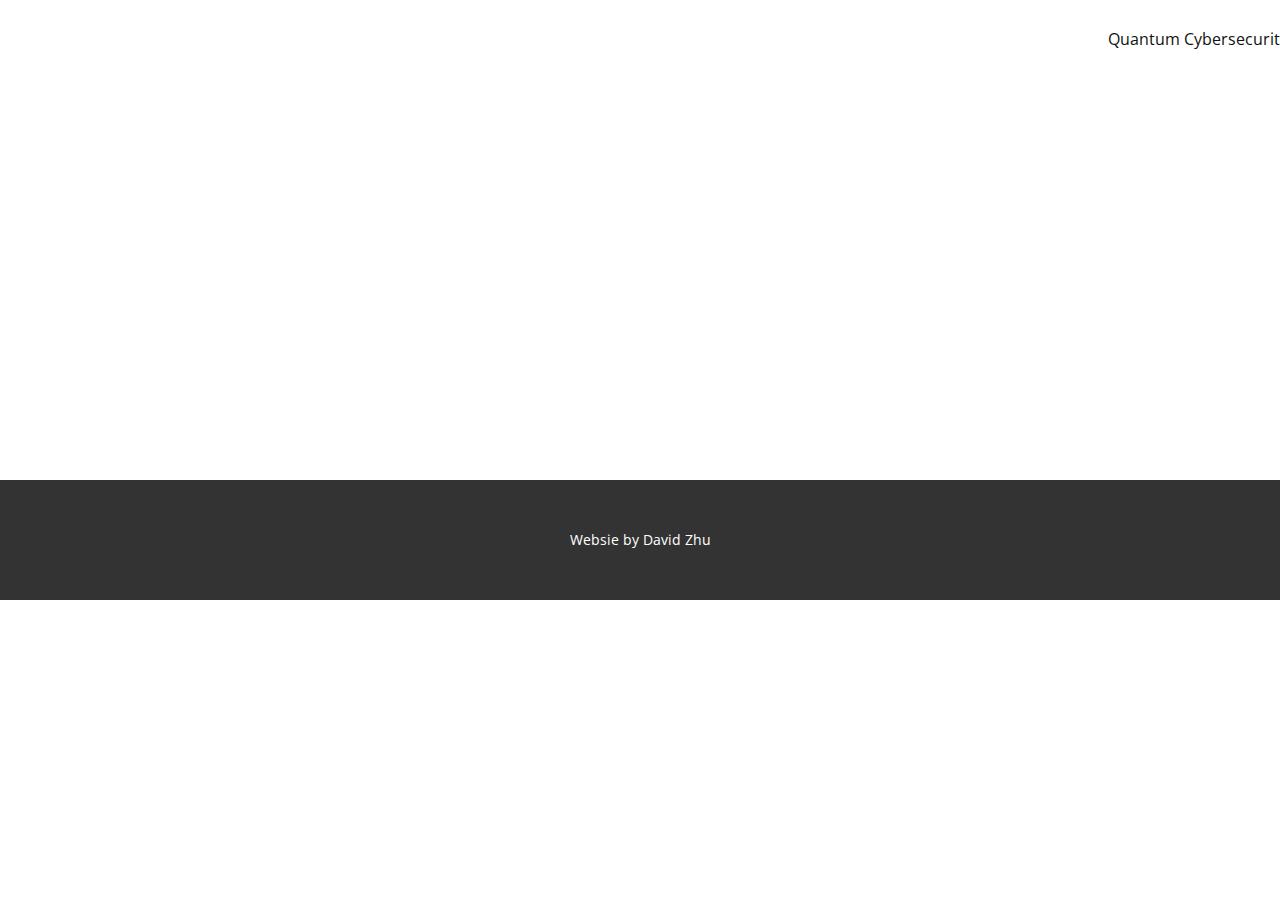
<file: About.html>
<!DOCTYPE html>
<html style="font-size: 16px;" lang="en"><head>
    <meta name="viewport" content="width=device-width, initial-scale=1.0">
    <meta charset="utf-8">
    <meta name="keywords" content="">
    <meta name="description" content="">
    <title>About</title>
    <link rel="stylesheet" href="nicepage.css" media="screen">
<link rel="stylesheet" href="About.css" media="screen">
    <script class="u-script" type="text/javascript" src="jquery.js" defer=""></script>
    <script class="u-script" type="text/javascript" src="nicepage.js" defer=""></script>
    <meta name="generator" content="Nicepage 5.0.7, nicepage.com">
    <link id="u-theme-google-font" rel="stylesheet" href="https://fonts.googleapis.com/css?family=Roboto:100,100i,300,300i,400,400i,500,500i,700,700i,900,900i|Open+Sans:300,300i,400,400i,500,500i,600,600i,700,700i,800,800i">
    
    
    <script type="application/ld+json">{
		"@context": "http://schema.org",
		"@type": "Organization",
		"name": "Site1"
}</script>
    <meta name="theme-color" content="#478ac9">
    <meta property="og:title" content="About">
    <meta property="og:description" content="">
    <meta property="og:type" content="website">
  </head>
  <body class="u-body u-xl-mode" data-lang="en"><header class="u-clearfix u-header u-header" id="sec-580f"><div class="u-clearfix u-sheet u-sheet-1">
        <nav class="u-menu u-menu-one-level u-offcanvas u-menu-1">
          <div class="menu-collapse" style="font-size: 1rem; letter-spacing: 0px;">
            <a class="u-button-style u-custom-left-right-menu-spacing u-custom-padding-bottom u-custom-top-bottom-menu-spacing u-nav-link u-text-active-palette-1-base u-text-hover-palette-2-base" href="#">
              <svg class="u-svg-link" viewBox="0 0 24 24"><use xmlns:xlink="http://www.w3.org/1999/xlink" xlink:href="#menu-hamburger"></use></svg>
              <svg class="u-svg-content" version="1.1" id="menu-hamburger" viewBox="0 0 16 16" x="0px" y="0px" xmlns:xlink="http://www.w3.org/1999/xlink" xmlns="http://www.w3.org/2000/svg"><g><rect y="1" width="16" height="2"></rect><rect y="7" width="16" height="2"></rect><rect y="13" width="16" height="2"></rect>
</g></svg>
            </a>
          </div>
          <div class="u-custom-menu u-nav-container">
            <ul class="u-nav u-unstyled u-nav-1"><li class="u-nav-item"><a class="u-button-style u-nav-link u-text-active-palette-1-base u-text-hover-palette-2-base" href="Quantum-Cybersecurity.html" style="padding: 10px 20px;">Quantum Cybersecurity</a>
</li></ul>
          </div>
          <div class="u-custom-menu u-nav-container-collapse">
            <div class="u-black u-container-style u-inner-container-layout u-opacity u-opacity-95 u-sidenav">
              <div class="u-inner-container-layout u-sidenav-overflow">
                <div class="u-menu-close"></div>
                <ul class="u-align-center u-nav u-popupmenu-items u-unstyled u-nav-2"><li class="u-nav-item"><a class="u-button-style u-nav-link" href="Quantum-Cybersecurity.html">Quantum Cybersecurity</a>
</li></ul>
              </div>
            </div>
            <div class="u-black u-menu-overlay u-opacity u-opacity-70"></div>
          </div>
        </nav>
      </div></header>
    <section class="u-clearfix u-section-1" id="sec-b6dd">
      <div class="u-clearfix u-sheet u-sheet-1"></div>
    </section>
    
    
    <footer class="u-align-center u-clearfix u-footer u-grey-80 u-footer" id="sec-d0e5"><div class="u-clearfix u-sheet u-sheet-1">
        <p class="u-small-text u-text u-text-variant u-text-1">Websie by David Zhu</p>
      </div></footer>
  
</body></html>
</file>
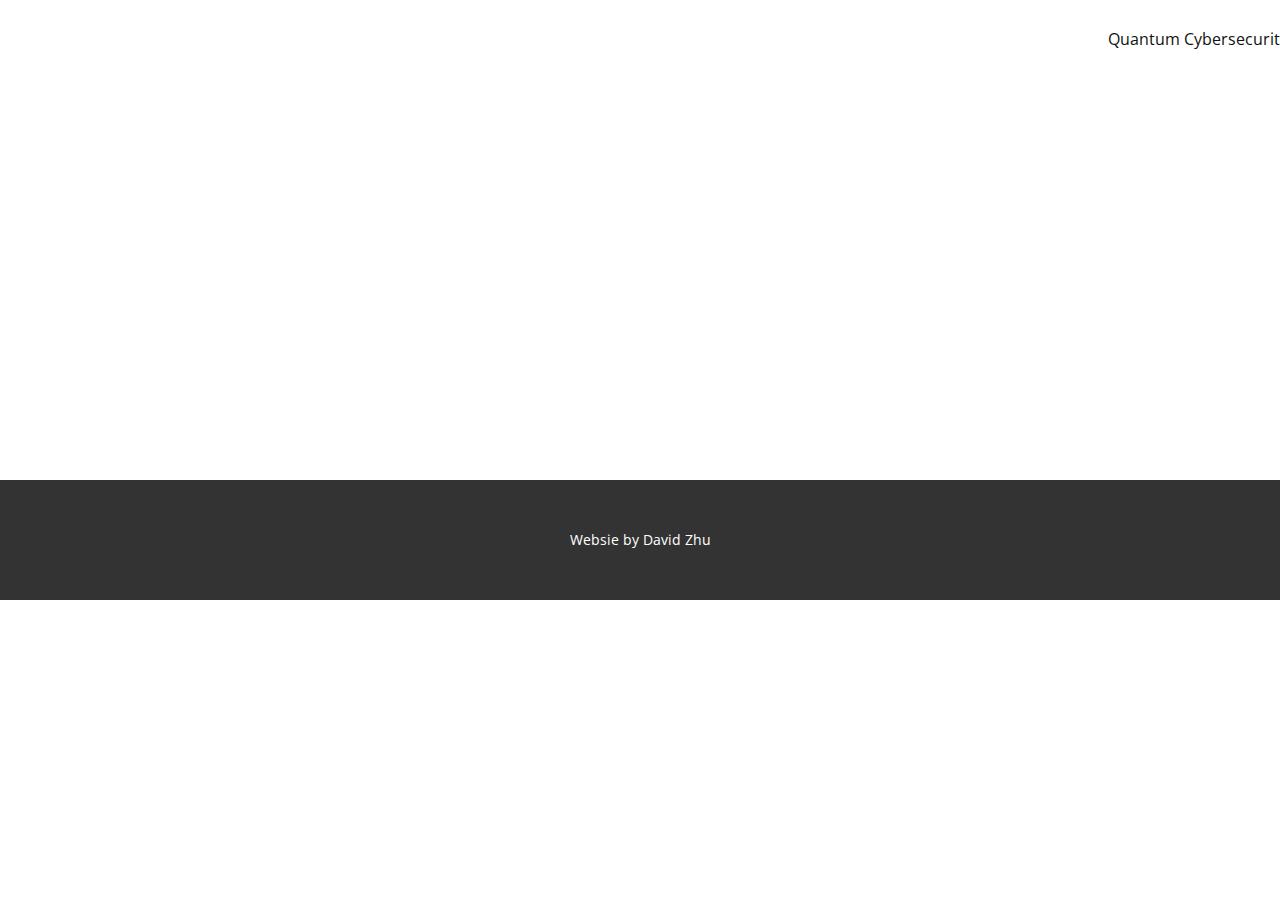
<file: Contact.html>
<!DOCTYPE html>
<html style="font-size: 16px;" lang="en"><head>
    <meta name="viewport" content="width=device-width, initial-scale=1.0">
    <meta charset="utf-8">
    <meta name="keywords" content="">
    <meta name="description" content="">
    <title>Contact</title>
    <link rel="stylesheet" href="nicepage.css" media="screen">
<link rel="stylesheet" href="Contact.css" media="screen">
    <script class="u-script" type="text/javascript" src="jquery.js" defer=""></script>
    <script class="u-script" type="text/javascript" src="nicepage.js" defer=""></script>
    <meta name="generator" content="Nicepage 5.0.7, nicepage.com">
    <link id="u-theme-google-font" rel="stylesheet" href="https://fonts.googleapis.com/css?family=Roboto:100,100i,300,300i,400,400i,500,500i,700,700i,900,900i|Open+Sans:300,300i,400,400i,500,500i,600,600i,700,700i,800,800i">
    
    
    <script type="application/ld+json">{
		"@context": "http://schema.org",
		"@type": "Organization",
		"name": "Site1"
}</script>
    <meta name="theme-color" content="#478ac9">
    <meta property="og:title" content="Contact">
    <meta property="og:description" content="">
    <meta property="og:type" content="website">
  </head>
  <body class="u-body u-xl-mode" data-lang="en"><header class="u-clearfix u-header u-header" id="sec-580f"><div class="u-clearfix u-sheet u-sheet-1">
        <nav class="u-menu u-menu-one-level u-offcanvas u-menu-1">
          <div class="menu-collapse" style="font-size: 1rem; letter-spacing: 0px;">
            <a class="u-button-style u-custom-left-right-menu-spacing u-custom-padding-bottom u-custom-top-bottom-menu-spacing u-nav-link u-text-active-palette-1-base u-text-hover-palette-2-base" href="#">
              <svg class="u-svg-link" viewBox="0 0 24 24"><use xmlns:xlink="http://www.w3.org/1999/xlink" xlink:href="#menu-hamburger"></use></svg>
              <svg class="u-svg-content" version="1.1" id="menu-hamburger" viewBox="0 0 16 16" x="0px" y="0px" xmlns:xlink="http://www.w3.org/1999/xlink" xmlns="http://www.w3.org/2000/svg"><g><rect y="1" width="16" height="2"></rect><rect y="7" width="16" height="2"></rect><rect y="13" width="16" height="2"></rect>
</g></svg>
            </a>
          </div>
          <div class="u-custom-menu u-nav-container">
            <ul class="u-nav u-unstyled u-nav-1"><li class="u-nav-item"><a class="u-button-style u-nav-link u-text-active-palette-1-base u-text-hover-palette-2-base" href="Quantum-Cybersecurity.html" style="padding: 10px 20px;">Quantum Cybersecurity</a>
</li></ul>
          </div>
          <div class="u-custom-menu u-nav-container-collapse">
            <div class="u-black u-container-style u-inner-container-layout u-opacity u-opacity-95 u-sidenav">
              <div class="u-inner-container-layout u-sidenav-overflow">
                <div class="u-menu-close"></div>
                <ul class="u-align-center u-nav u-popupmenu-items u-unstyled u-nav-2"><li class="u-nav-item"><a class="u-button-style u-nav-link" href="Quantum-Cybersecurity.html">Quantum Cybersecurity</a>
</li></ul>
              </div>
            </div>
            <div class="u-black u-menu-overlay u-opacity u-opacity-70"></div>
          </div>
        </nav>
      </div></header>
    <section class="u-clearfix u-section-1" id="sec-e40d">
      <div class="u-clearfix u-sheet u-sheet-1"></div>
    </section>
    
    
    <footer class="u-align-center u-clearfix u-footer u-grey-80 u-footer" id="sec-d0e5"><div class="u-clearfix u-sheet u-sheet-1">
        <p class="u-small-text u-text u-text-variant u-text-1">Websie by David Zhu</p>
      </div></footer>
  
</body></html>
</file>
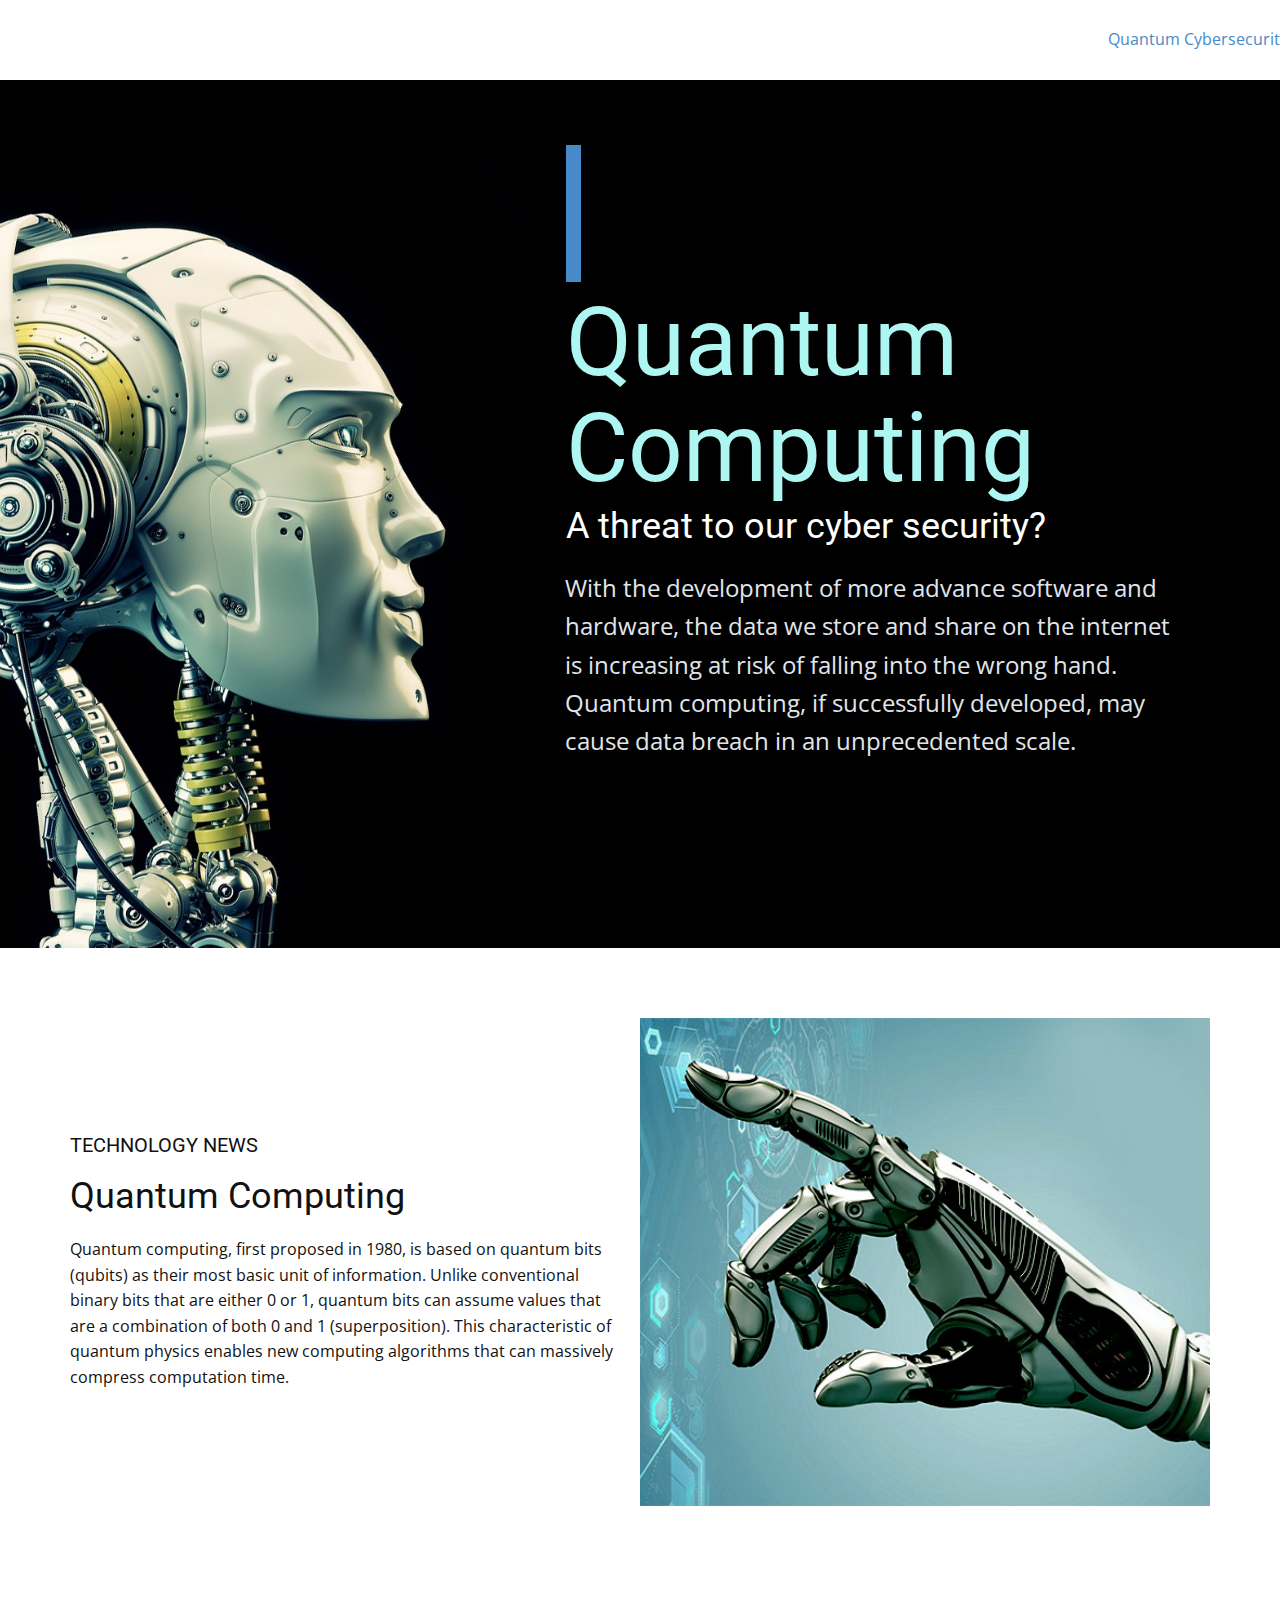
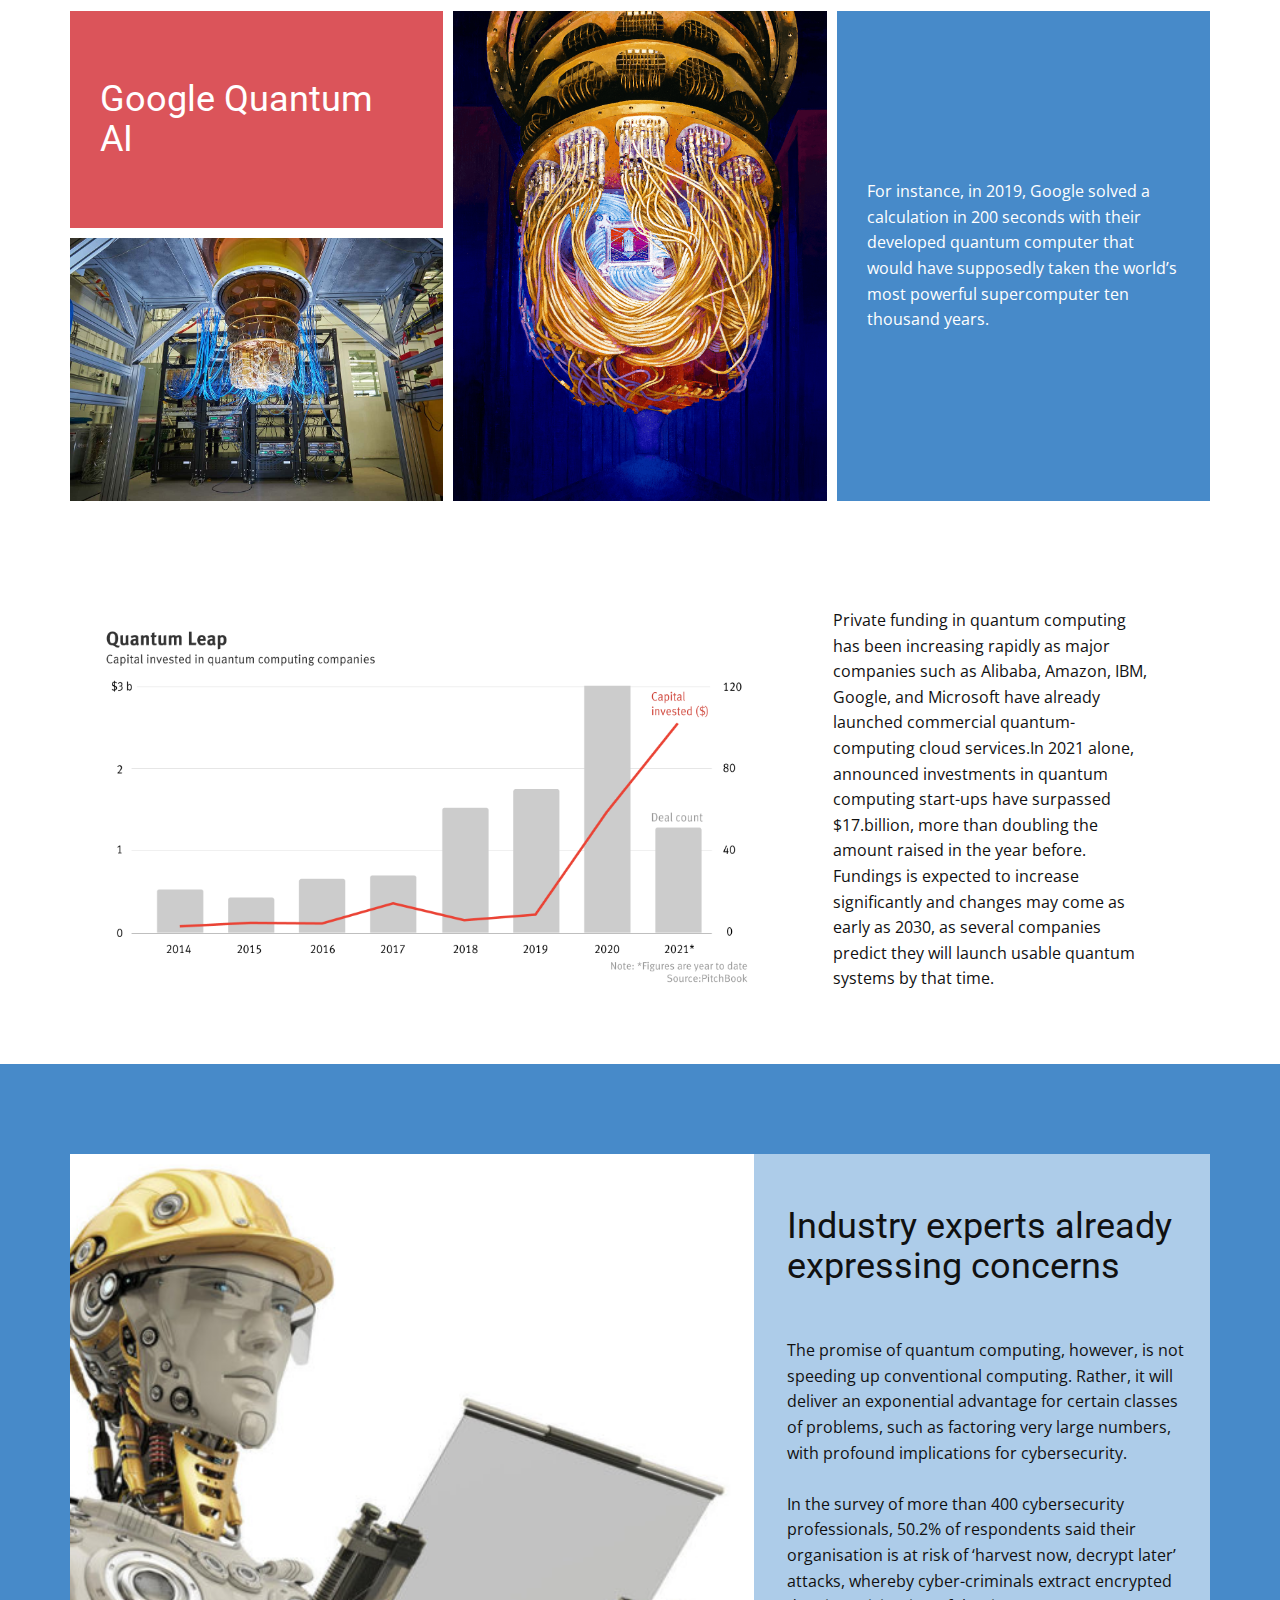
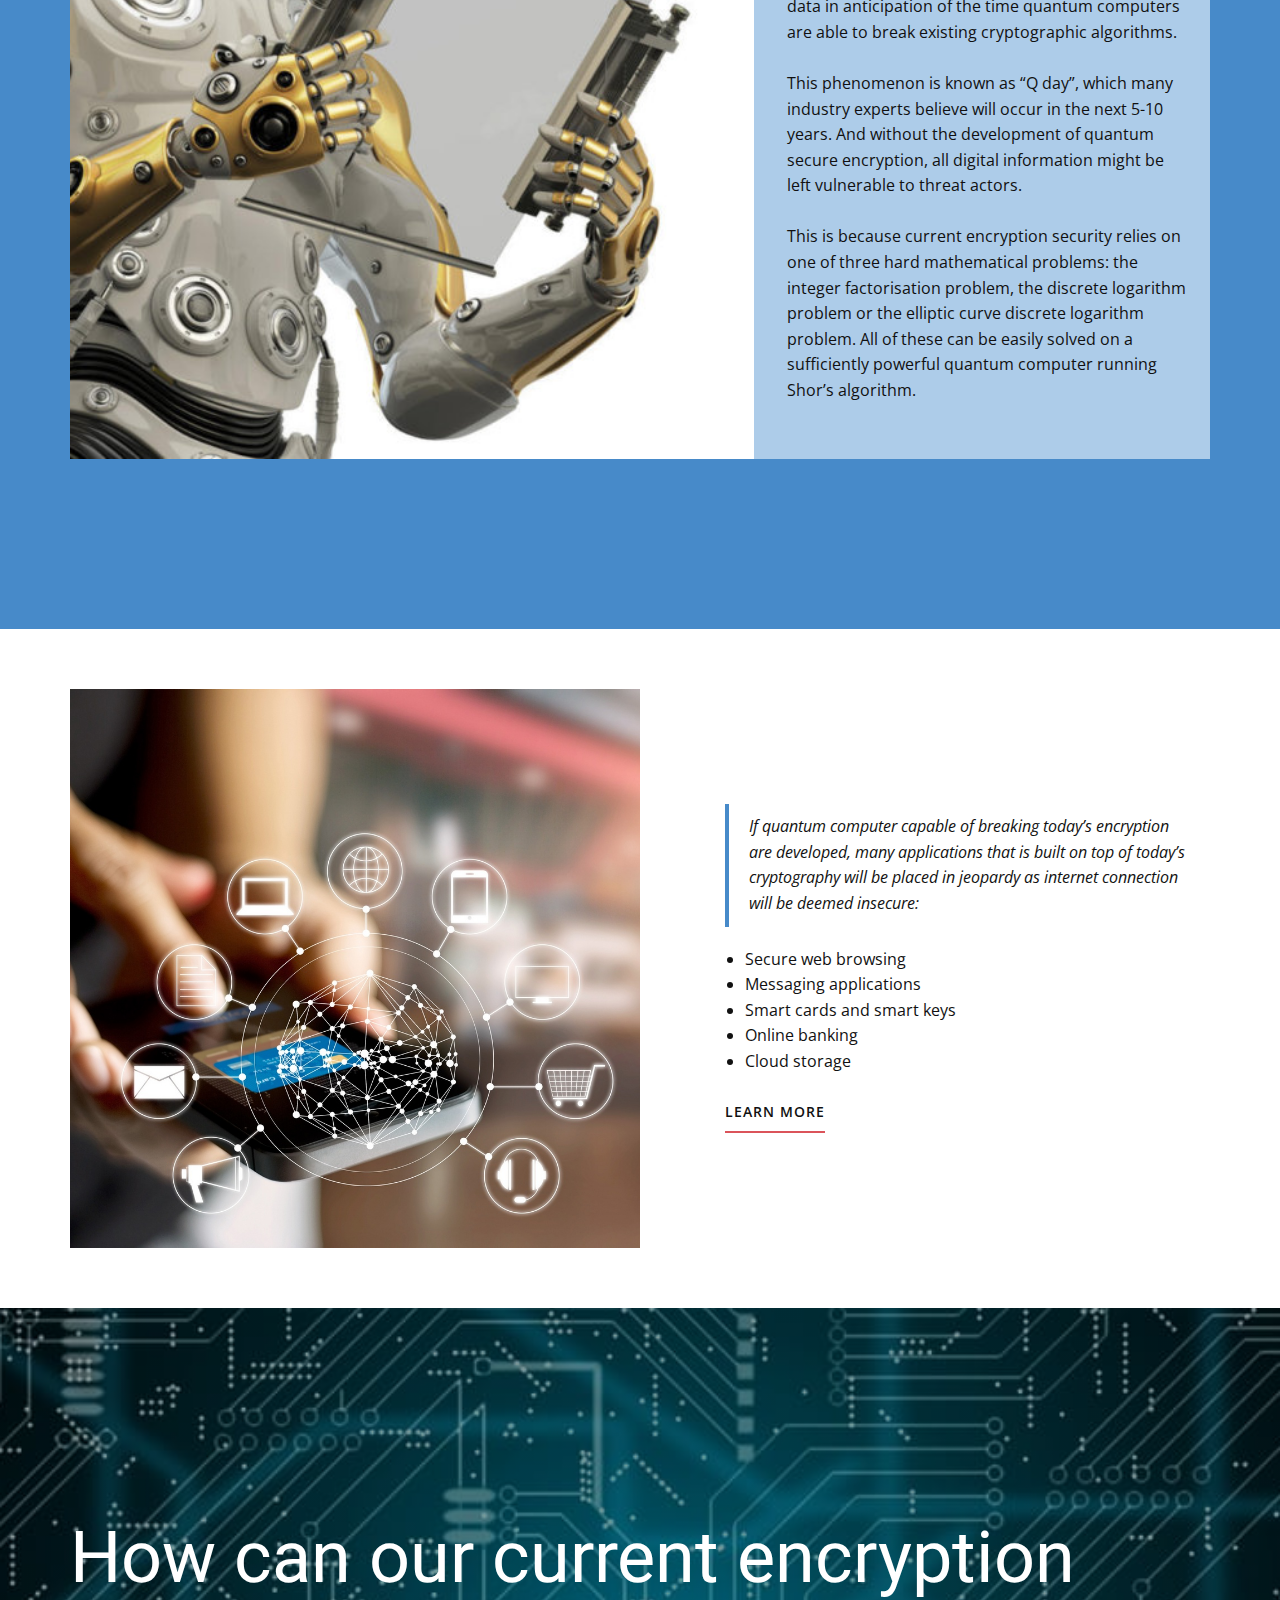
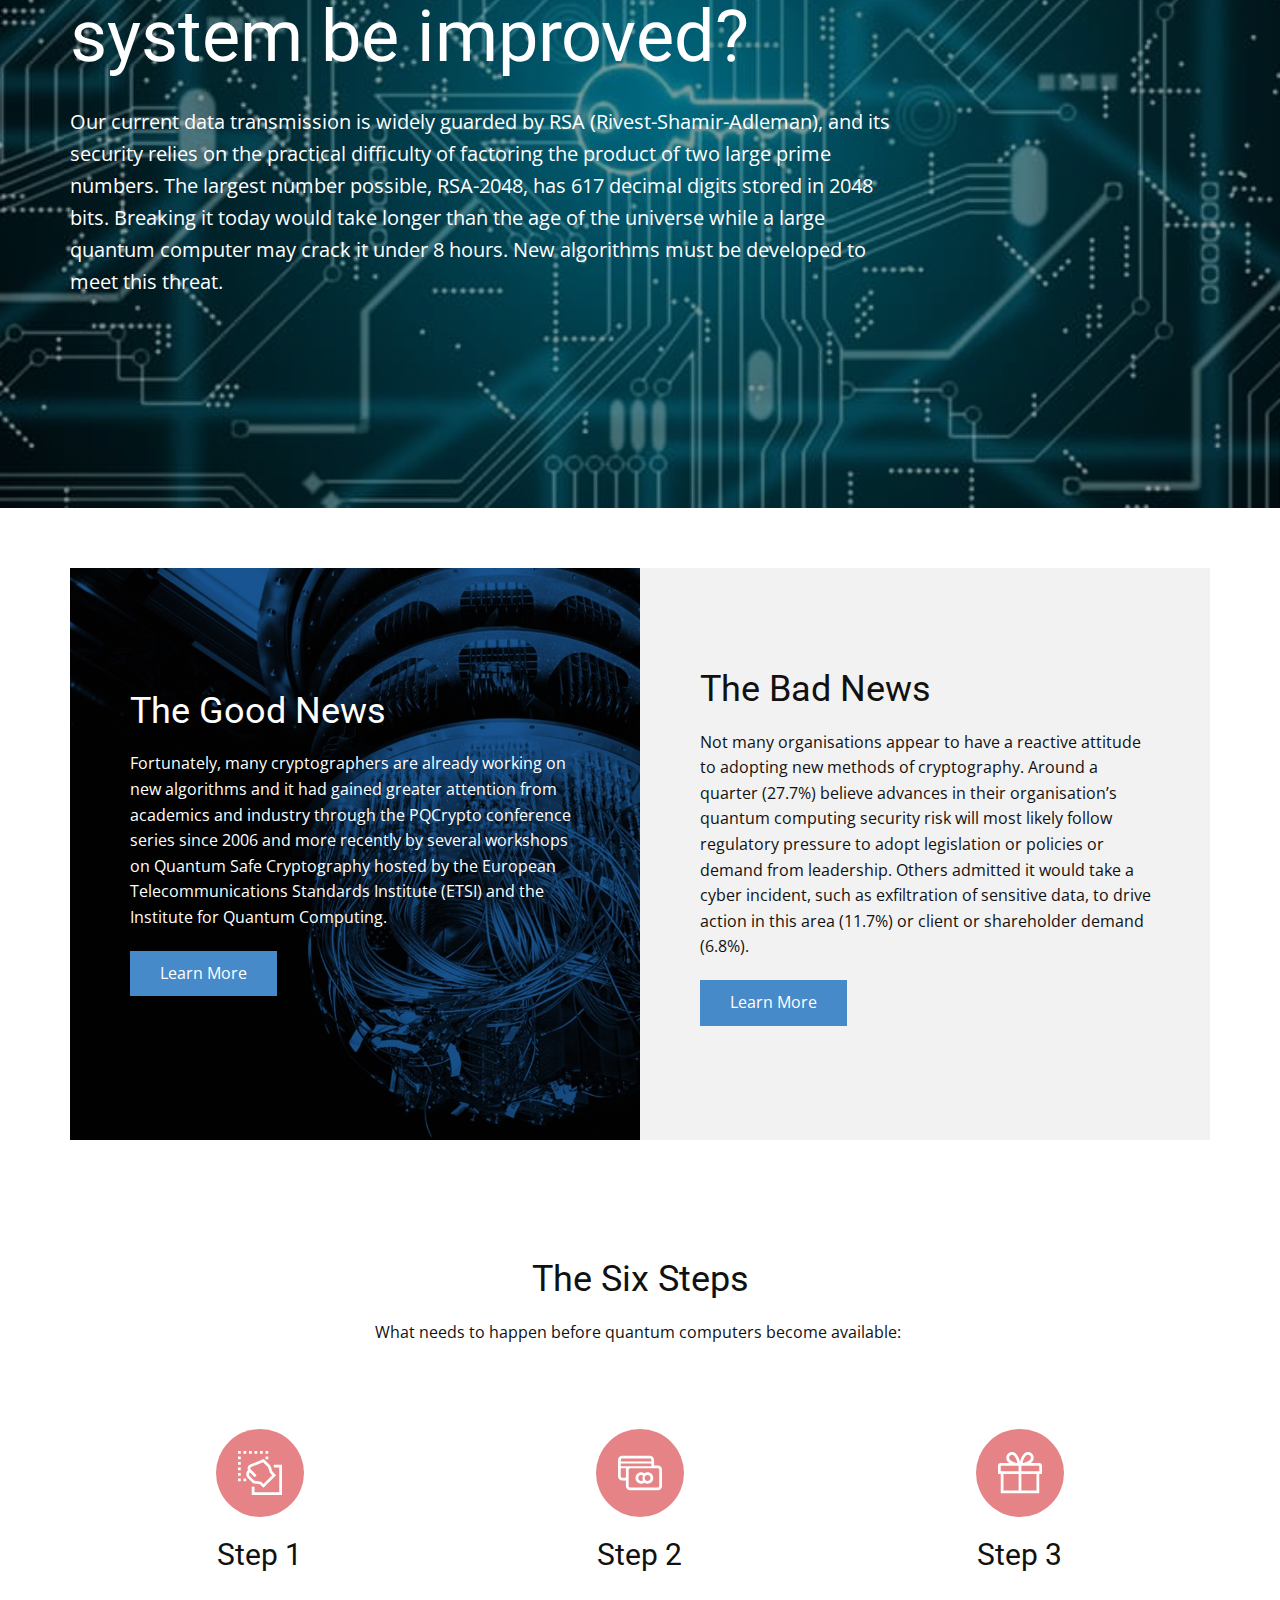
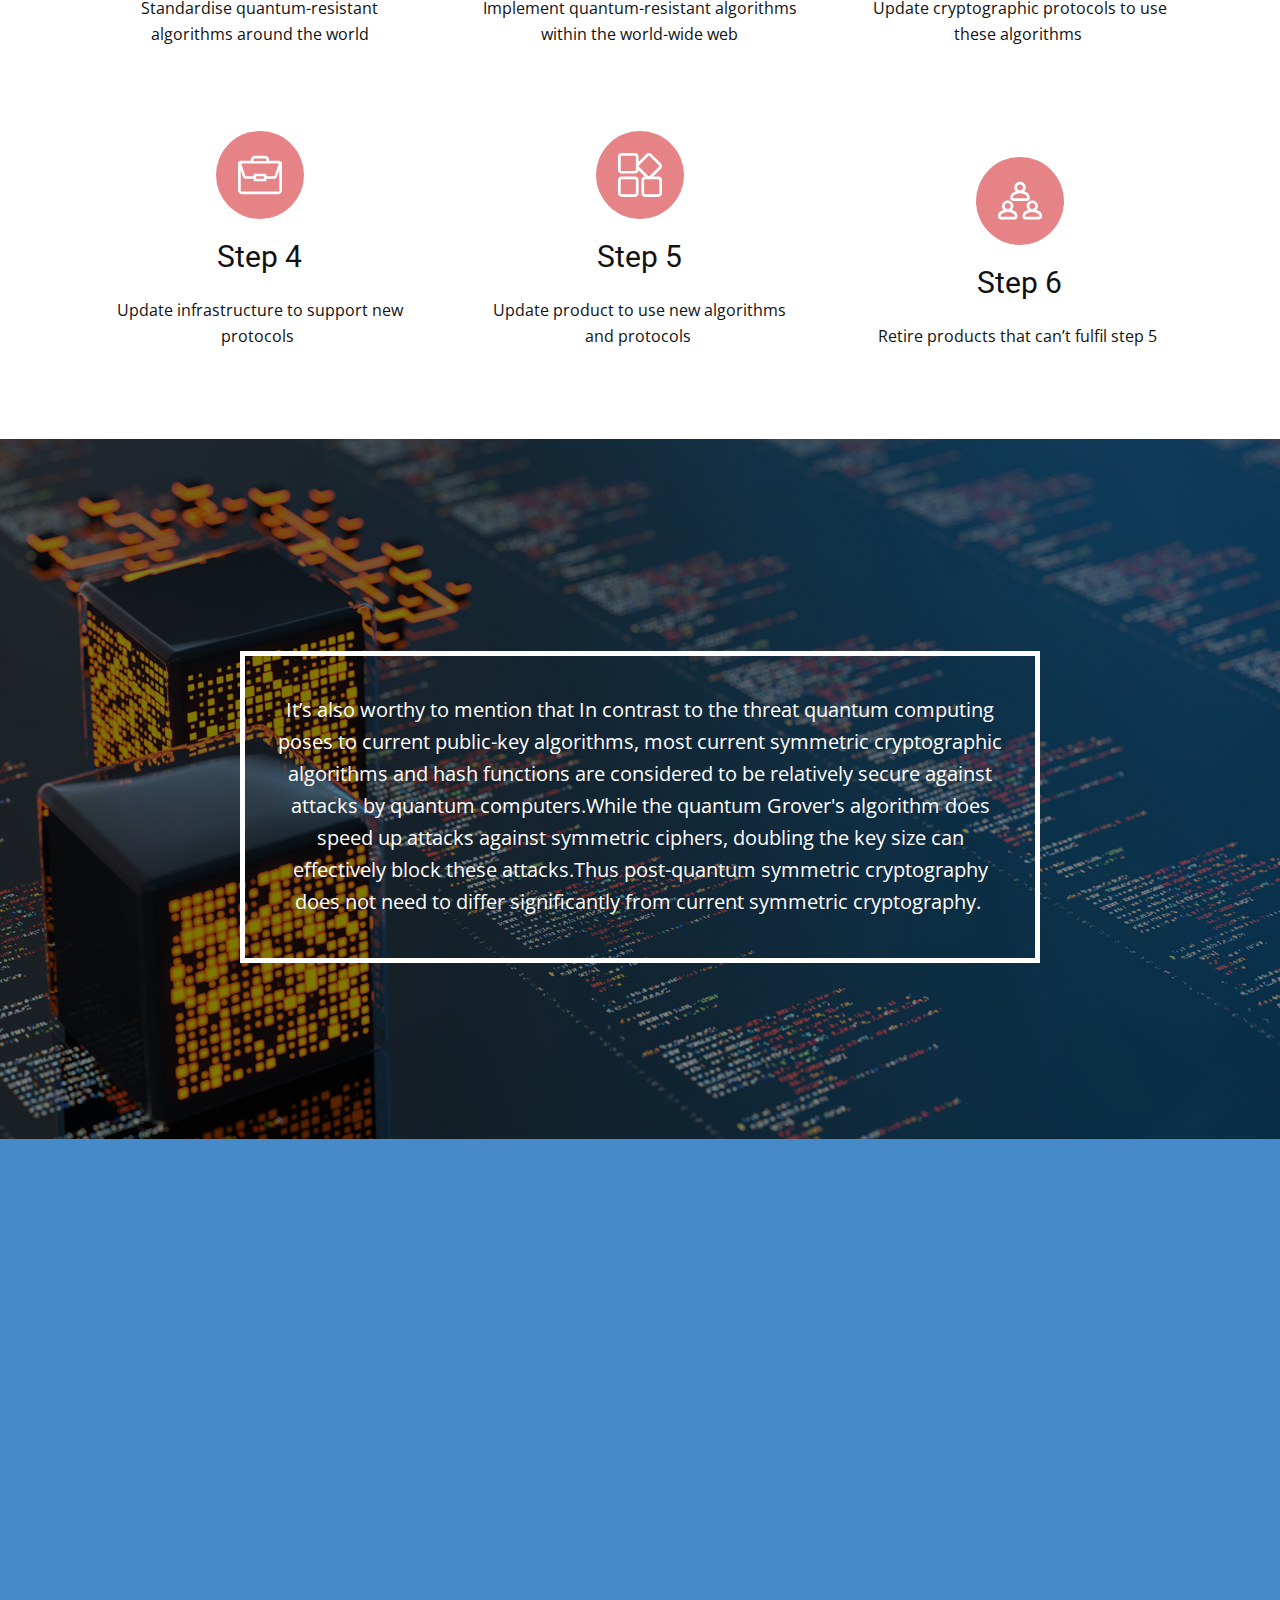
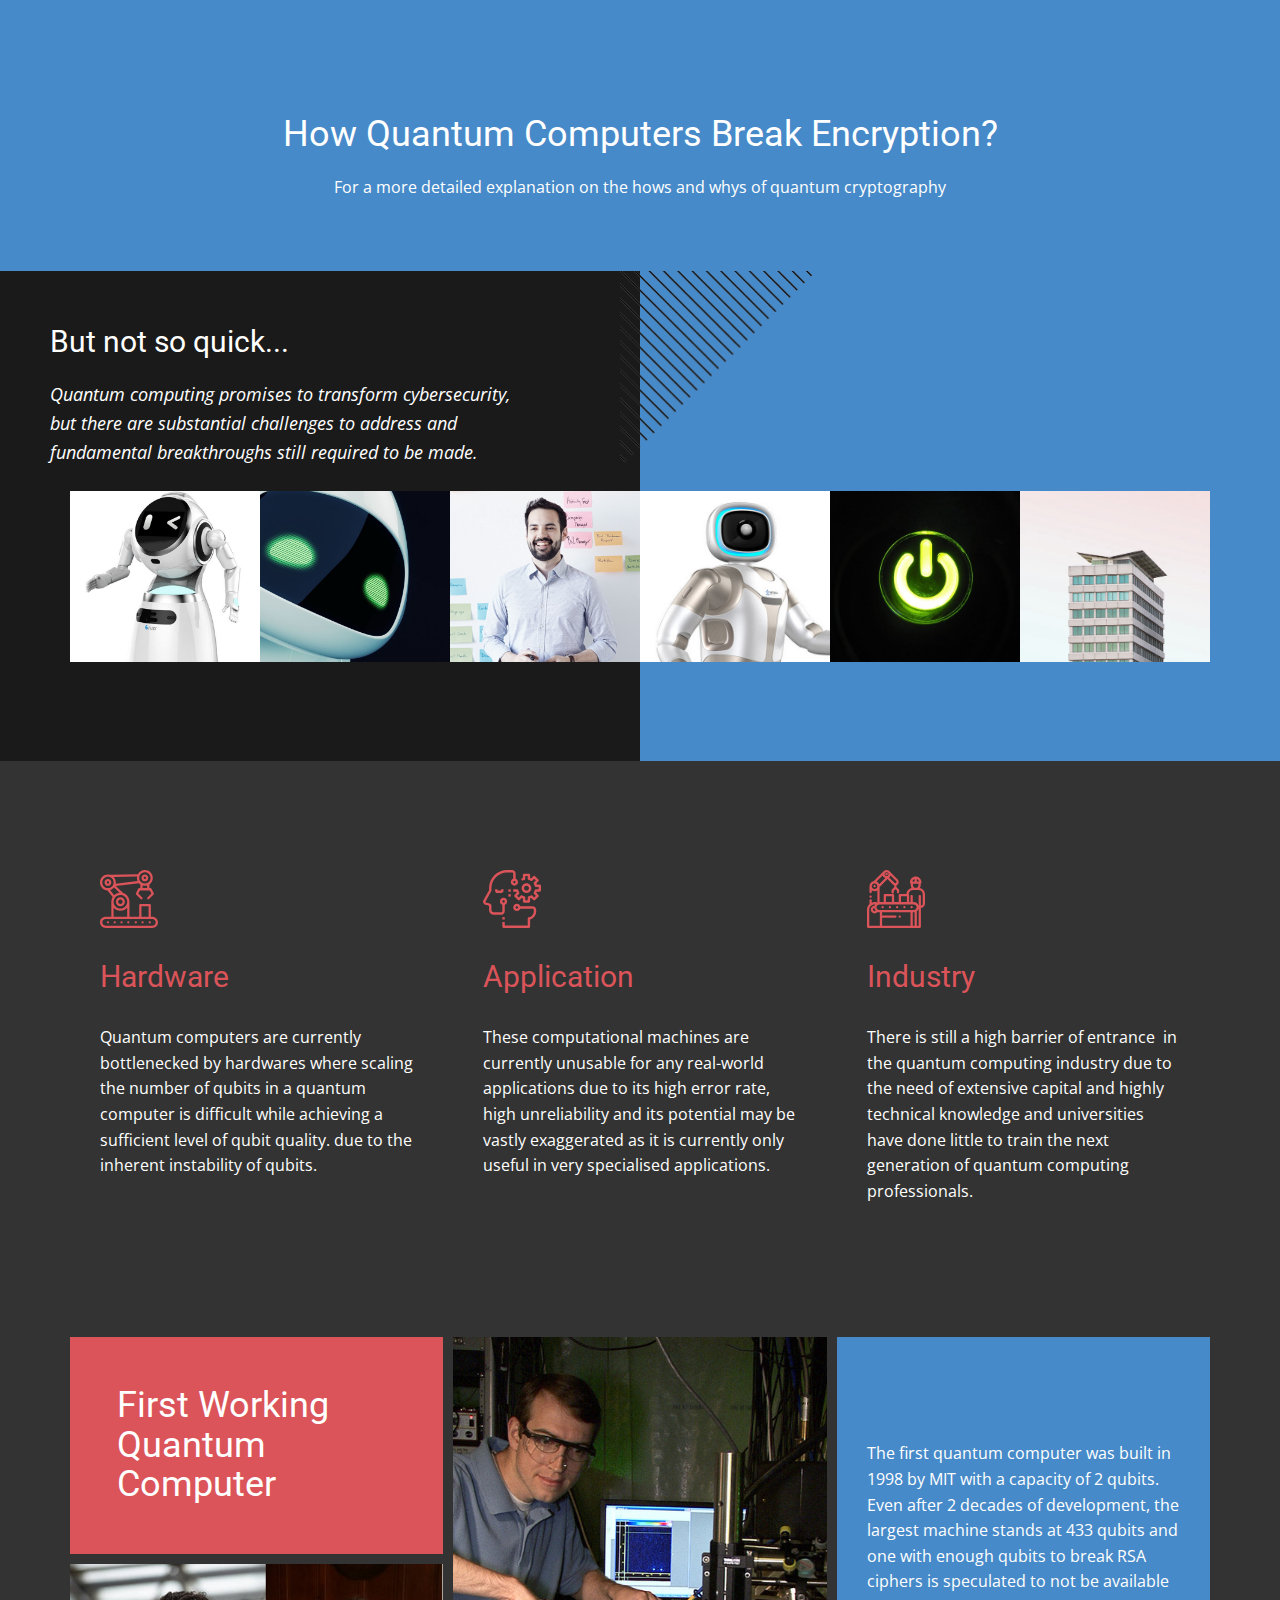
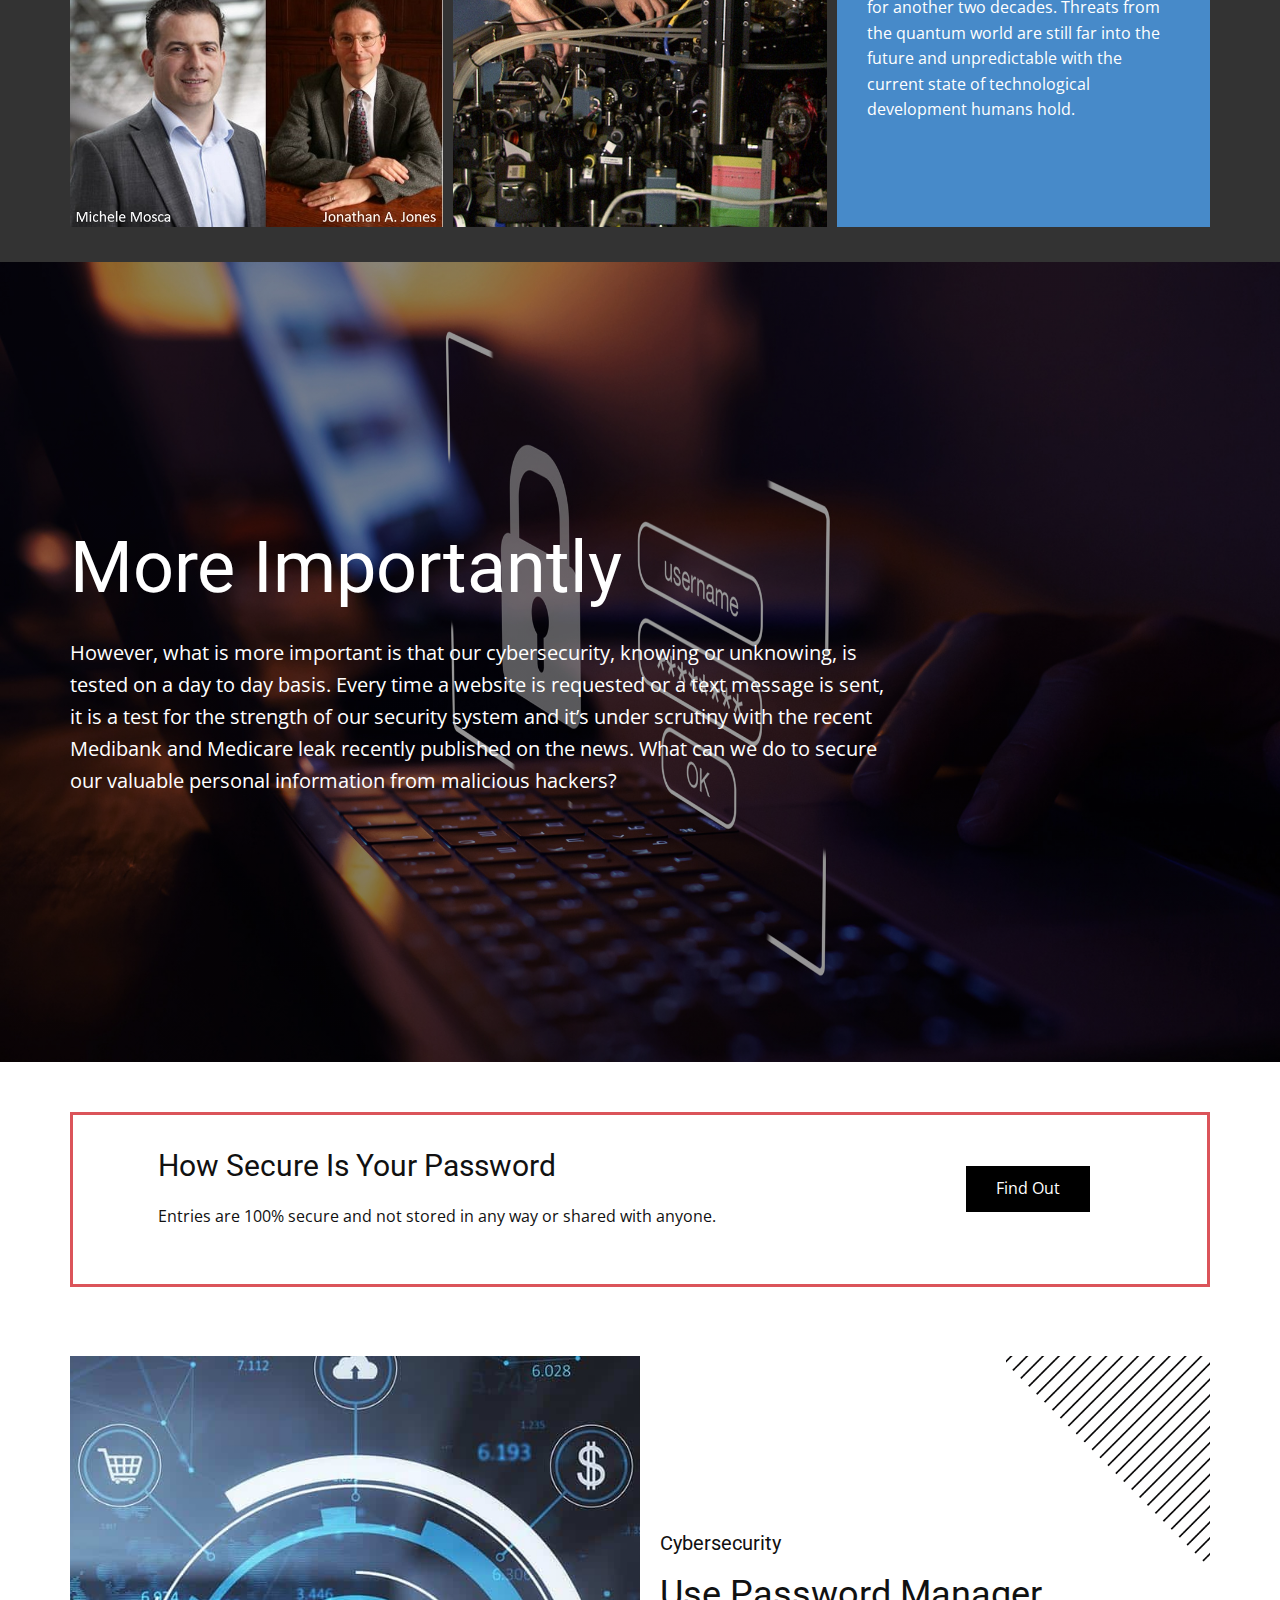
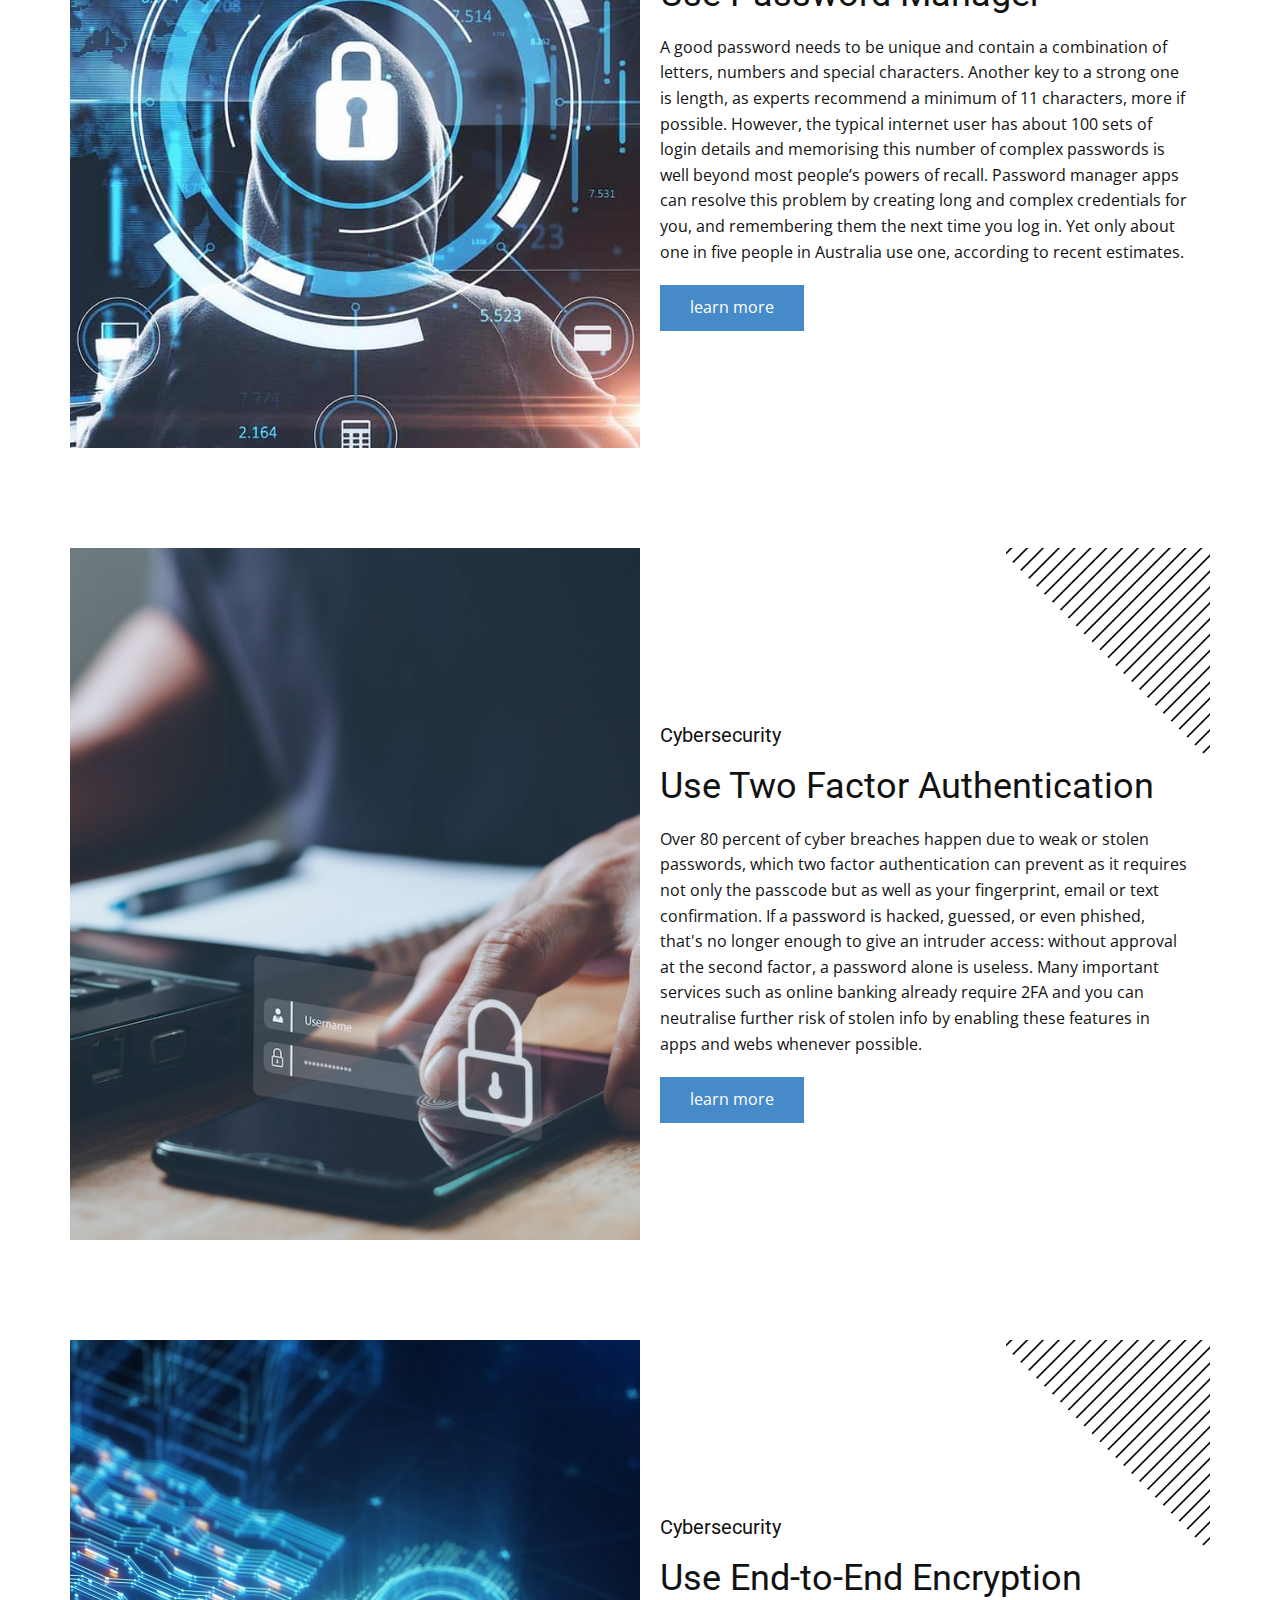
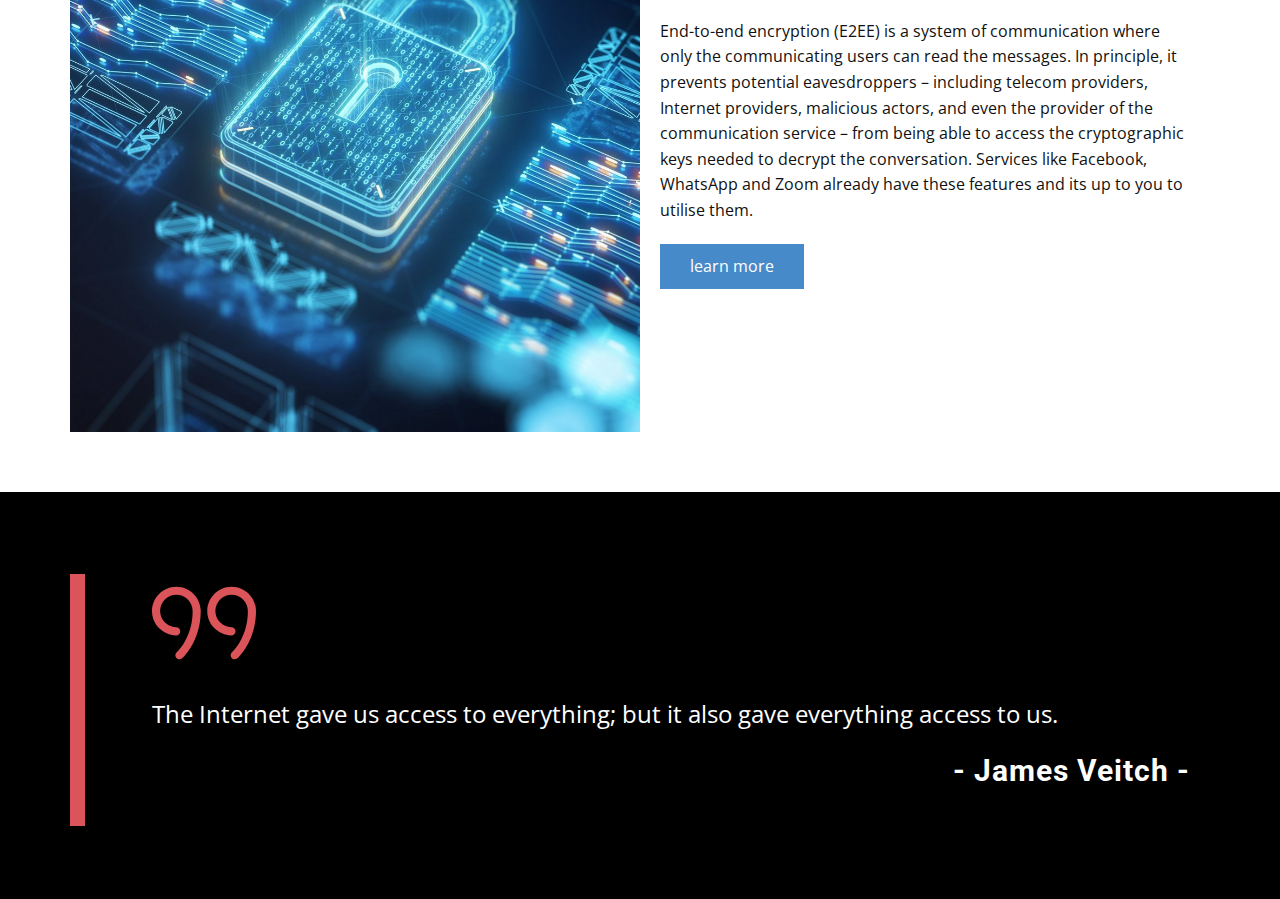
<file: Quantum-Cybersecurity.html>
<!DOCTYPE html>
<html style="font-size: 16px;" lang="en"><head>
    <meta name="viewport" content="width=device-width, initial-scale=1.0">
    <meta charset="utf-8">
    <meta name="keywords" content="Quantum Computing, A threat to our cyber security?, Quantum Computing, The robots of CES 2019, Technology Trends, Artificial Intelligence Robots And The Future Of Work, Robots and AI, INTUITIVE">
    <meta name="description" content="Year 10 Project made by David Zhu">
    <meta name="robots" content="noindex">
    <title>Quantum Cybersecurity</title>
    <link rel="stylesheet" href="nicepage.css" media="screen">
<link rel="stylesheet" href="Quantum-Cybersecurity.css" media="screen">
    <script class="u-script" type="text/javascript" src="jquery.js" defer=""></script>
    <script class="u-script" type="text/javascript" src="nicepage.js" defer=""></script>
    <meta name="generator" content="Nicepage 5.0.7, nicepage.com">
    <link id="u-theme-google-font" rel="stylesheet" href="https://fonts.googleapis.com/css?family=Roboto:100,100i,300,300i,400,400i,500,500i,700,700i,900,900i|Open+Sans:300,300i,400,400i,500,500i,600,600i,700,700i,800,800i">
    
    
    
    
    
    
    
    
    
    
    
    
    
    
    
    
    
    
    
    
    
    <script type="application/ld+json">{
		"@context": "http://schema.org",
		"@type": "Organization",
		"name": "Site1"
}</script>
    <meta name="theme-color" content="#478ac9">
    <meta property="og:title" content="Quantum Cybersecurity">
    <meta property="og:description" content="Year 10 Project made by David Zhu">
    <meta property="og:type" content="website">
  </head>
  <body class="u-body u-xl-mode" data-lang="en"><header class="u-clearfix u-header u-header" id="sec-580f"><div class="u-clearfix u-sheet u-sheet-1">
        <nav class="u-menu u-menu-one-level u-offcanvas u-menu-1">
          <div class="menu-collapse" style="font-size: 1rem; letter-spacing: 0px;">
            <a class="u-button-style u-custom-left-right-menu-spacing u-custom-padding-bottom u-custom-top-bottom-menu-spacing u-nav-link u-text-active-palette-1-base u-text-hover-palette-2-base" href="#">
              <svg class="u-svg-link" viewBox="0 0 24 24"><use xmlns:xlink="http://www.w3.org/1999/xlink" xlink:href="#menu-hamburger"></use></svg>
              <svg class="u-svg-content" version="1.1" id="menu-hamburger" viewBox="0 0 16 16" x="0px" y="0px" xmlns:xlink="http://www.w3.org/1999/xlink" xmlns="http://www.w3.org/2000/svg"><g><rect y="1" width="16" height="2"></rect><rect y="7" width="16" height="2"></rect><rect y="13" width="16" height="2"></rect>
</g></svg>
            </a>
          </div>
          <div class="u-custom-menu u-nav-container">
            <ul class="u-nav u-unstyled u-nav-1"><li class="u-nav-item"><a class="u-button-style u-nav-link u-text-active-palette-1-base u-text-hover-palette-2-base" href="Quantum-Cybersecurity.html" style="padding: 10px 20px;">Quantum Cybersecurity</a>
</li></ul>
          </div>
          <div class="u-custom-menu u-nav-container-collapse">
            <div class="u-black u-container-style u-inner-container-layout u-opacity u-opacity-95 u-sidenav">
              <div class="u-inner-container-layout u-sidenav-overflow">
                <div class="u-menu-close"></div>
                <ul class="u-align-center u-nav u-popupmenu-items u-unstyled u-nav-2"><li class="u-nav-item"><a class="u-button-style u-nav-link" href="Quantum-Cybersecurity.html">Quantum Cybersecurity</a>
</li></ul>
              </div>
            </div>
            <div class="u-black u-menu-overlay u-opacity u-opacity-70"></div>
          </div>
        </nav>
      </div></header>
    <section class="u-clearfix u-image u-section-1" id="carousel_c8f8">
      <div class="u-clearfix u-sheet u-sheet-1">
        <div class="u-container-style u-group u-group-1">
          <div class="u-container-layout u-container-layout-1">
            <div class="u-palette-1-base u-shape u-shape-rectangle u-shape-1"></div>
            <h1 class="u-text u-text-palette-4-light-2 u-title u-text-1">Quantum Computing<br>
            </h1>
            <h1 class="u-text u-text-white u-title u-text-2">A threat to our cyber security?</h1>
            <p class="u-large-text u-text u-text-palette-5-light-2 u-text-variant u-text-3">With the development of more advance software and hardware, the data we store and share on the internet is increasing at risk of falling into the wrong hand. Quantum computing, if successfully developed, may cause data breach in an unprecedented scale.</p>
          </div>
        </div>
      </div>
    </section>
    <section class="u-clearfix u-section-2" id="carousel_31a3">
      <div class="u-clearfix u-sheet u-sheet-1">
        <div class="u-clearfix u-expanded-width u-gutter-0 u-layout-spacing-top u-layout-wrap u-layout-wrap-1">
          <div class="u-gutter-0 u-layout">
            <div class="u-layout-row">
              <div class="u-container-style u-layout-cell u-left-cell u-size-30 u-layout-cell-1">
                <div class="u-container-layout u-valign-middle u-container-layout-1">
                  <h5 class="u-text u-text-1">TECHNOLOGY NEWS</h5>
                  <h2 class="u-text u-text-2">Quantum Computing</h2>
                  <p class="u-text u-text-3"> Quantum computing, first proposed in 1980, is based on quantum bits (qubits) as their most basic unit of information. Unlike conventional binary bits that are either 0 or 1, quantum bits can assume values that are a combination of both 0 and 1 (superposition). This characteristic of quantum physics enables new computing algorithms that can massively compress computation time.&nbsp;&nbsp;<br>
                  </p>
                </div>
              </div>
              <div class="u-align-left u-container-style u-image u-layout-cell u-right-cell u-size-30 u-image-1">
                <div class="u-container-layout u-valign-middle u-container-layout-2" src=""></div>
              </div>
            </div>
          </div>
        </div>
      </div>
    </section>
    <section class="u-clearfix u-section-3" id="carousel_e1cc">
      <div class="u-clearfix u-sheet u-valign-middle u-sheet-1">
        <div class="u-clearfix u-expanded-width u-expanded-width-md u-gutter-10 u-layout-wrap u-layout-wrap-1">
          <div class="u-layout">
            <div class="u-layout-row">
              <div class="u-size-20 u-size-60-md u-size-xs-60">
                <div class="u-layout-col">
                  <div class="u-align-left u-container-style u-layout-cell u-left-cell u-palette-2-base u-size-36 u-layout-cell-1" src="">
                    <div class="u-container-layout u-valign-middle u-container-layout-1">
                      <h2 class="u-text u-text-1">Google Quantum AI</h2>
                    </div>
                  </div>
                  <div class="u-align-left u-container-style u-image u-layout-cell u-left-cell u-size-24 u-image-1" data-image-width="1200" data-image-height="800">
                    <div class="u-container-layout" src=""></div>
                  </div>
                </div>
              </div>
              <div class="u-size-20 u-size-30-md u-size-xs-30">
                <div class="u-layout-row">
                  <div class="u-align-left u-container-style u-image u-layout-cell u-size-60 u-image-2" src="" data-image-width="1198" data-image-height="1600">
                    <div class="u-container-layout" src=""></div>
                  </div>
                </div>
              </div>
              <div class="u-size-20 u-size-30-md u-size-xs-30">
                <div class="u-layout-row">
                  <div class="u-align-left u-container-style u-layout-cell u-palette-1-base u-right-cell u-size-60 u-layout-cell-4">
                    <div class="u-container-layout u-valign-middle u-container-layout-4">
                      <p class="u-text u-text-2"> For instance, in 2019, Google solved a calculation in 200 seconds with their developed quantum computer that would have supposedly taken the world’s most powerful supercomputer ten thousand years.&nbsp;<br>
                      </p>
                    </div>
                  </div>
                </div>
              </div>
            </div>
          </div>
        </div>
      </div>
    </section>
    <section class="u-clearfix u-section-4" id="carousel_257a">
      <div class="u-clearfix u-sheet u-valign-middle u-sheet-1">
        <div class="u-clearfix u-expanded-width u-gutter-0 u-layout-spacing-top u-layout-wrap u-layout-wrap-1">
          <div class="u-gutter-0 u-layout">
            <div class="u-layout-row">
              <div class="u-container-style u-layout-cell u-left-cell u-size-37 u-layout-cell-1">
                <div class="u-container-layout u-container-layout-1">
                  <img class="u-image u-image-contain u-image-default u-image-1" src="images/5c5d5d4c-a960-4877-8f3d-4c776c835fc7.png" alt="" data-image-width="1860" data-image-height="1046">
                </div>
              </div>
              <div class="u-align-left u-container-style u-layout-cell u-right-cell u-size-23 u-layout-cell-2">
                <div class="u-container-layout u-valign-middle u-container-layout-2" src="">
                  <p class="u-text u-text-default u-text-1"> Private funding in quantum computing has been increasing rapidly as major companies such as Alibaba, Amazon, IBM, Google, and Microsoft have already launched commercial quantum-computing cloud services.In 2021 alone, announced investments in quantum computing start-ups have surpassed $17.billion, more than doubling the amount raised in the year before. Fundings is expected to increase significantly and changes may come as early as 2030, as several companies predict they will launch usable quantum systems by that time.&nbsp;<br>
                  </p>
                </div>
              </div>
            </div>
          </div>
        </div>
      </div>
    </section>
    <section class="u-clearfix u-palette-1-base u-section-5" id="carousel_5613">
      <div class="u-clearfix u-sheet u-sheet-1">
        <div class="u-clearfix u-expanded-width u-layout-wrap u-layout-wrap-1">
          <div class="u-gutter-0 u-layout">
            <div class="u-layout-row">
              <div class="u-container-style u-image u-layout-cell u-left-cell u-size-36 u-image-1" data-image-width="700" data-image-height="700">
                <div class="u-container-layout"></div>
              </div>
              <div class="u-container-style u-layout-cell u-palette-1-light-2 u-right-cell u-size-24 u-layout-cell-2">
                <div class="u-container-layout u-valign-middle-sm u-container-layout-2">
                  <h2 class="u-text u-text-1">Industry experts already expressing concerns</h2>
                  <p class="u-text u-text-2"> The promise of quantum computing, however, is not speeding up conventional computing. Rather, it will deliver an exponential advantage for certain classes of problems, such as factoring very large numbers, with profound implications for cybersecurity.&nbsp;<br>
                    <br>In the survey of more than 400 cybersecurity professionals, 50.2% of respondents said their organisation is at risk of ‘harvest now, decrypt later’ attacks, whereby cyber-criminals extract encrypted data in anticipation of the time quantum computers are able to break existing cryptographic algorithms.&nbsp;<br>
                    <br>This phenomenon is known as “Q day”, which many industry experts believe will occur in the next 5-10 years. And without the development of quantum secure encryption, all digital information might be left vulnerable to threat actors.&nbsp;<br>
                    <br>This is because current encryption security relies on one of three hard mathematical problems: the integer factorisation problem, the discrete logarithm problem or the elliptic curve discrete logarithm problem. All of these can be easily solved on a sufficiently powerful quantum computer running Shor’s algorithm.&nbsp;<br>
                  </p>
                </div>
              </div>
            </div>
          </div>
        </div>
      </div>
    </section>
    <section class="u-align-center u-clearfix u-section-6" id="sec-dc5e">
      <div class="u-clearfix u-sheet u-valign-middle u-sheet-1">
        <div class="u-clearfix u-expanded-width u-gutter-0 u-layout-wrap u-layout-wrap-1">
          <div class="u-layout">
            <div class="u-layout-row">
              <div class="u-container-style u-image u-layout-cell u-left-cell u-size-30 u-image-1" data-image-width="5000" data-image-height="2613">
                <div class="u-container-layout"></div>
              </div>
              <div class="u-align-left u-container-style u-layout-cell u-right-cell u-size-30 u-layout-cell-2">
                <div class="u-container-layout u-valign-middle u-container-layout-2">
                  <blockquote class="u-text u-text-1"> If quantum computer capable of breaking today’s encryption are developed, many applications that is built on top of today’s cryptography will be placed in jeopardy as internet connection will be deemed insecure:</blockquote>
                  <ul class="u-text u-text-2">
                    <li> Secure web browsing </li>
                    <li>Messaging applications </li>
                    <li>Smart cards and smart keys </li>
                    <li>Online banking </li>
                    <li>Cloud storage</li>
                  </ul>
                  <a href="https://www.nexenio.com/will-quantum-computers-break-the-internet/" class="u-border-2 u-border-no-left u-border-no-right u-border-no-top u-border-palette-2-base u-btn u-btn-rectangle u-button-style u-none u-text-body-color u-text-hover-palette-2-base u-btn-1">learn more</a>
                </div>
              </div>
            </div>
          </div>
        </div>
      </div>
    </section>
    <section class="u-align-left u-clearfix u-image u-shading u-section-7" src="" data-image-width="1000" data-image-height="450" id="sec-5258">
      <div class="u-clearfix u-sheet u-valign-middle u-sheet-1">
        <h1 class="u-text u-text-default u-title u-text-1"> How can our current encryption system be improved?&nbsp;<br>
        </h1>
        <p class="u-large-text u-text u-text-variant u-text-2"> Our current data transmission is widely guarded by RSA (Rivest-Shamir-Adleman), and its security relies on the practical difficulty of factoring the product of two large prime numbers. The largest number possible, RSA-2048, has 617 decimal digits stored in 2048 bits. Breaking it today would take longer than the age of the universe while a large quantum computer may crack it under 8 hours. New algorithms must be developed to meet this threat.&nbsp;<br>
        </p>
      </div>
    </section>
    <section class="u-clearfix u-section-8" id="sec-8f88">
      <div class="u-clearfix u-sheet u-sheet-1">
        <div class="u-clearfix u-expanded-width u-gutter-0 u-layout-wrap u-layout-wrap-1">
          <div class="u-layout" style="">
            <div class="u-layout-row" style="">
              <div class="u-align-left u-container-style u-image u-layout-cell u-left-cell u-shading u-size-30 u-size-xs-60 u-image-1" src="" data-image-width="1444" data-image-height="912">
                <div class="u-container-layout u-valign-middle u-container-layout-1" src="">
                  <h2 class="u-text u-text-default u-text-1">The Good News</h2>
                  <p class="u-text u-text-2"> Fortunately, many cryptographers are already working on new algorithms and it had gained greater attention from academics and industry through the PQCrypto conference series since 2006 and more recently by several workshops on Quantum Safe Cryptography hosted by the European Telecommunications Standards Institute (ETSI) and the Institute for Quantum Computing.&nbsp;<br>
                  </p>
                  <a href="https://cloud.ibm.com/docs/key-protect?topic=key-protect-quantum-safe-cryptography-tls-introduction" class="u-btn u-button-style u-palette-1-base u-btn-1">Learn More</a>
                </div>
              </div>
              <div class="u-align-left u-container-style u-grey-5 u-layout-cell u-right-cell u-size-30 u-size-xs-60 u-layout-cell-2">
                <div class="u-container-layout u-container-layout-2">
                  <h2 class="u-text u-text-default u-text-3">The Bad News</h2>
                  <p class="u-text u-text-4"> Not many organisations appear to have a reactive attitude to adopting new methods of cryptography. Around a quarter (27.7%) believe advances in their organisation’s quantum computing security risk will most likely follow regulatory pressure to adopt legislation or policies or demand from leadership. Others admitted it would take a cyber incident, such as exfiltration of sensitive data, to drive action in this area (11.7%) or client or shareholder demand (6.8%).&nbsp;<br>
                  </p>
                  <a href="https://www.ilo.org/wcmsp5/groups/public/---dgreports/---dcomm/---publ/documents/publication/wcms_737648.pdf" class="u-btn u-button-style u-palette-1-base u-btn-2">Learn More</a>
                </div>
              </div>
            </div>
          </div>
        </div>
      </div>
    </section>
    <section class="u-align-center u-clearfix u-section-9" id="sec-54d6">
      <div class="u-clearfix u-sheet u-valign-middle u-sheet-1">
        <h2 class="u-text u-text-default u-text-1">The Six Steps</h2>
        <p class="u-text u-text-2"> What needs to happen before quantum computers become available:&nbsp;<br>
        </p>
        <div class="u-expanded-width u-list u-list-1">
          <div class="u-repeater u-repeater-1">
            <div class="u-align-center u-container-style u-list-item u-repeater-item u-video-cover u-white u-list-item-1">
              <div class="u-container-layout u-similar-container u-valign-bottom u-container-layout-1"><span class="u-icon u-icon-circle u-palette-2-light-1 u-icon-1"><svg class="u-svg-link" preserveAspectRatio="xMidYMin slice" viewBox="0 0 128 128" style=""><use xmlns:xlink="http://www.w3.org/1999/xlink" xlink:href="#svg-c165"></use></svg><svg class="u-svg-content" viewBox="0 0 128 128" id="svg-c165"><polygon points="104 40 104 48 120 48 120 120 48 120 48 104 40 104 40 128 128 128 128 40"></polygon><rect x="80" width="8" height="8"></rect><rect x="16" width="8" height="8"></rect><rect x="32" width="8" height="8"></rect><rect x="16" y="80" width="8" height="8"></rect><rect x="48" width="8" height="8"></rect><rect x="64" width="8" height="8"></rect><rect width="8" height="8"></rect><rect y="48" width="8" height="8"></rect><rect y="64" width="8" height="8"></rect><rect y="32" width="8" height="8"></rect><rect y="16" width="8" height="8"></rect><rect x="80" y="16" width="8" height="8"></rect><rect y="80" width="8" height="8"></rect><path d="m63.6 96.8 10.4 10.4 36.8-36.8-10.6-10.6-5.7-17-19.6-19.5-39.5 16.2c-6.1 2.5-9.1 9.5-6.5 15.7l0.3 0.6-0.5 0.5c-6.2 6.2-6.2 16.4 0 22.6l15.1 15.1 19.8 2.8zm-31.6-29.2c0-2.1 0.8-4.2 2.3-5.7l14.1 14.1 5.7-5.7-17-17c-1.6-1.6-1.6-4.1 0-5.7 0.4-0.4 0.8-0.7 1.3-0.9l34.6-14 14.4 14.4 5.7 17 6.3 6.3-25.5 25.5-6.6-6.6-19.8-2.8-13.2-13.3c-1.5-1.5-2.3-3.5-2.3-5.6z"></path></svg>
            
            
          </span>
                <h3 class="u-text u-text-3">Step 1</h3>
                <p class="u-text u-text-4">Standardise quantum-resistant algorithms around the world</p>
              </div>
            </div>
            <div class="u-align-center u-container-style u-list-item u-repeater-item u-video-cover u-white u-list-item-2">
              <div class="u-container-layout u-similar-container u-valign-bottom u-container-layout-2"><span class="u-icon u-icon-circle u-palette-2-light-1 u-icon-2"><svg class="u-svg-link" preserveAspectRatio="xMidYMin slice" viewBox="0 0 128 128" style=""><use xmlns:xlink="http://www.w3.org/1999/xlink" xlink:href="#svg-8f47"></use></svg><svg class="u-svg-content" viewBox="0 0 128 128" id="svg-8f47"><path d="m92.7 22c2.4 0 4.4 2 4.4 4.5v4.2h-89.1v-4.2c0-2.5 2-4.5 4.4-4.5h80.3m4.4 14.6v7.8h-61.8-0.6-26.7v-7.8h89.1m18.5 13.7c2.4 0 4.4 2 4.4 4.5v46.7c0 2.5-2 4.5-4.4 4.5h-80.3c-2.4 0-4.4-2-4.4-4.5v-46.7c0-2.3 1.8-4.3 4.1-4.4l80.6-0.1m-91.6 0.1c-0.6 1.3-1 2.9-1 4.4v22.9h-10.6c-2.4 0-4.4-2-4.4-4.5v-22.8h18m66.7-36.4h-80.3c-6.8 0-12.4 5.6-12.4 12.5v46.8c0 6.9 5.6 12.5 12.4 12.5h10.6v15.9c0 6.9 5.6 12.5 12.4 12.5h80.3c6.8 0 12.4-5.6 12.4-12.5v-46.7c0-6.9-5.6-12.5-12.4-12.5h-10.6v-15.9c-0.1-7-5.6-12.6-12.4-12.6z"></path><path d="m67.6 69.9c2 0 3.8 0.7 5.3 1.8-1.1 2-1.7 4.3-1.7 6.8 0 2.4 0.6 4.7 1.7 6.8-1.5 1.2-3.4 1.8-5.3 1.8-4.7 0-8.6-3.9-8.6-8.6s3.8-8.6 8.6-8.6m18.4 0c4.7 0 8.6 3.9 8.6 8.6s-3.9 8.6-8.6 8.6-8.6-3.9-8.6-8.6 3.8-8.6 8.6-8.6m-18.4-8c-9.2 0-16.6 7.5-16.6 16.6 0 9.2 7.5 16.6 16.6 16.6 3.3 0 6.5-1 9.2-2.8 2.6 1.8 5.8 2.8 9.2 2.8 9.2 0 16.6-7.5 16.6-16.6 0-9.2-7.5-16.6-16.6-16.6-3.4 0-6.6 1-9.2 2.8-2.7-1.8-6-2.8-9.2-2.8z"></path></svg>
            
            
          </span>
                <h3 class="u-text u-text-5">Step 2</h3>
                <p class="u-text u-text-6">Implement quantum-resistant algorithms within the world-wide web</p>
              </div>
            </div>
            <div class="u-align-center u-container-style u-list-item u-repeater-item u-white u-list-item-3">
              <div class="u-container-layout u-similar-container u-valign-bottom u-container-layout-3"><span class="u-icon u-icon-circle u-palette-2-light-1 u-icon-3"><svg class="u-svg-link" preserveAspectRatio="xMidYMin slice" viewBox="0 0 128 128" style=""><use xmlns:xlink="http://www.w3.org/1999/xlink" xlink:href="#svg-03ed"></use></svg><svg class="u-svg-content" viewBox="0 0 128 128" id="svg-03ed"><path d="m40.6 11c2.3 0 4.4 0.9 6.1 2.5 5.4 5.4 10.8 19.2 8.9 21.2 0 0-0.3 0.3-1.5 0.3-5.5 0-16.1-5.7-19.5-9.2-3.4-3.4-3.4-8.9 0-12.2 1.5-1.7 3.7-2.6 6-2.6m46.8 0.1c2.2 0 4.4 0.8 6.1 2.4 3.4 3.4 3.4 8.9 0 12.2-3.4 3.5-14 9.2-19.5 9.2-1.1 0-1.5-0.3-1.5-0.3-1.9-1.9 3.5-15.7 8.9-21.2 1.6-1.5 3.8-2.3 6-2.3m32.6 32.1v16h-52v-16h52m-60 0v16h-52v-16h52m52 23.9v47.9h-44v-47.9h44m-52 0v47.9h-44v-47.9h44m-19.4-64.1c-4.4 0-8.6 1.7-11.7 4.9-6.5 6.5-6.5 17 0 23.5 1.2 1.2 2.8 2.5 4.7 3.8h-25.6c-4.4 0-8 3.6-8 8v24h8v55.8h112v-55.9h8v-24c0-4.4-3.6-8-8-8h-25.6c1.9-1.3 3.6-2.6 4.7-3.8 6.5-6.5 6.5-17 0-23.5-3-3-7.3-4.8-11.7-4.8s-8.7 1.7-11.7 4.8c-4.6 4.6-7.8 11.7-8.9 14.5-2.2 5.4-3 9.5-2.5 12.8h-0.5c0.5-3.2-0.4-7.4-2.5-12.8-1.2-2.8-4.3-9.9-8.9-14.5-3.2-3.1-7.4-4.8-11.8-4.8z"></path></svg>
            
            
          </span>
                <h3 class="u-text u-text-7">Step 3</h3>
                <p class="u-text u-text-8"> Update cryptographic protocols to use these algorithms&nbsp;<br>
                </p>
              </div>
            </div>
            <div class="u-align-center u-container-style u-list-item u-repeater-item u-video-cover u-white u-list-item-4">
              <div class="u-container-layout u-similar-container u-valign-bottom u-container-layout-4"><span class="u-icon u-icon-circle u-palette-2-light-1 u-icon-4"><svg class="u-svg-link" preserveAspectRatio="xMidYMin slice" viewBox="0 0 128 128" style=""><use xmlns:xlink="http://www.w3.org/1999/xlink" xlink:href="#svg-8db4"></use></svg><svg class="u-svg-content" viewBox="0 0 128 128" id="svg-8db4"><path d="m78.9 15.9c2.1 0 3.7 1.7 3.7 3.7v3.7h-37.2v-3.7c0-2 1.7-3.7 3.7-3.7h29.8m39.7 14.8-11.6 34.5c-0.5 1.5-1.9 2.5-3.5 2.5h-20.9v-3.7c0-2-1.7-3.7-3.7-3.7h-29.8c-2.1 0-3.7 1.7-3.7 3.7v3.7h-20.9c-1.6 0-3-1-3.5-2.5l-11.6-34.5h109.2m1.5 19.1v58.6c0 2-1.7 3.7-3.7 3.7h-104.7c-2.1 0-3.7-1.7-3.7-3.7v-58.6l5.9 17.7c1.5 4.5 5.8 7.6 10.6 7.6h20.9v3.7c0 2 1.7 3.7 3.7 3.7h29.8c2.1 0 3.7-1.7 3.7-3.7v-3.7h20.9c4.8 0 9.1-3 10.6-7.6l6-17.7m-44.9 17.9v7.4h-22.4v-7.4h22.4m15.3-44.9v-3.2c0-6.4-5.2-11.6-11.6-11.6h-29.8c-6.4 0-11.7 5.2-11.7 11.6v3.2h-29.5c-4.4 0-7.9 3.5-7.9 7.9v77.7c0 6.4 5.2 11.6 11.7 11.6h104.7c6.4 0 11.7-5.2 11.7-11.6v-77.7c0-4.4-3.6-7.9-7.9-7.9h-29.7z"></path></svg>
            
            
          </span>
                <h3 class="u-text u-text-9">Step 4</h3>
                <p class="u-text u-text-10"> Update infrastructure to support new protocols&nbsp;<br>
                </p>
              </div>
            </div>
            <div class="u-align-center u-container-style u-list-item u-repeater-item u-video-cover u-white u-list-item-5">
              <div class="u-container-layout u-similar-container u-valign-bottom u-container-layout-5"><span class="u-icon u-icon-circle u-palette-2-light-1 u-icon-5"><svg class="u-svg-link" preserveAspectRatio="xMidYMin slice" viewBox="0 0 128 128" style=""><use xmlns:xlink="http://www.w3.org/1999/xlink" xlink:href="#svg-9255"></use></svg><svg class="u-svg-content" viewBox="0 0 128 128" id="svg-9255"><path d="m117.4 76c1.5 0 2.7 1.2 2.7 2.7v38.7c0 1.5-1.2 2.7-2.7 2.7h-38.7c-1.5 0-2.7-1.2-2.7-2.7v-38.7c0-1.5 1.2-2.7 2.7-2.7h38.7m0-7.9h-38.7c-5.8 0-10.6 4.8-10.6 10.6v38.7c0 5.8 4.8 10.6 10.6 10.6h38.7c5.8 0 10.6-4.8 10.6-10.6v-38.7c0-5.8-4.8-10.6-10.6-10.6z"></path><path d="m49.3 7.9c1.5 0 2.7 1.2 2.7 2.7v38.7c0 1.5-1.2 2.7-2.7 2.7h-38.7c-1.5 0-2.7-1.2-2.7-2.7v-38.7c0-1.5 1.2-2.7 2.7-2.7h38.7m0-7.9h-38.7c-5.8 0-10.6 4.8-10.6 10.6v38.7c0 5.8 4.8 10.6 10.6 10.6h38.7c5.8 0 10.6-4.8 10.6-10.6v-38.7c0-5.8-4.8-10.6-10.6-10.6z"></path><path d="m90 7.9c0.7 0 1.4 0.3 1.9 0.8l27.4 27.4c1 1 1 2.7 0 3.8l-27.4 27.3c-0.5 0.5-1.2 0.8-1.9 0.8s-1.4-0.3-1.9-0.8l-27.3-27.3c-1-1-1-2.7 0-3.8l27.3-27.4c0.6-0.5 1.3-0.8 1.9-0.8m0-7.9c-2.8 0-5.5 1.1-7.5 3.1l-27.3 27.4c-2 2-3.1 4.7-3.1 7.5s1.1 5.5 3.1 7.5l27.4 27.4c2 2 4.7 3.1 7.5 3.1s5.5-1.1 7.5-3.1l27.4-27.4c2-2 3.1-4.7 3.1-7.5s-1.1-5.5-3.1-7.5l-27.5-27.4c-2-2-4.6-3.1-7.5-3.1z"></path><path d="m49.3 76c1.5 0 2.7 1.2 2.7 2.7v38.7c0 1.5-1.2 2.7-2.7 2.7h-38.7c-1.5 0-2.7-1.2-2.7-2.7v-38.7c0-1.5 1.2-2.7 2.7-2.7h38.7m0-7.9h-38.7c-5.8 0-10.6 4.8-10.6 10.6v38.7c0 5.8 4.8 10.6 10.6 10.6h38.7c5.8 0 10.6-4.8 10.6-10.6v-38.7c0-5.8-4.8-10.6-10.6-10.6z"></path></svg>
            
            
          </span>
                <h3 class="u-text u-text-11">Step 5</h3>
                <p class="u-text u-text-12"> Update product to use new algorithms and protocols&nbsp;<br>
                </p>
              </div>
            </div>
            <div class="u-align-center u-container-style u-list-item u-repeater-item u-video-cover u-white u-list-item-6">
              <div class="u-container-layout u-similar-container u-valign-bottom u-container-layout-6"><span class="u-icon u-icon-circle u-palette-2-light-1 u-icon-6"><svg class="u-svg-link" preserveAspectRatio="xMidYMin slice" viewBox="0 0 128 128" style=""><use xmlns:xlink="http://www.w3.org/1999/xlink" xlink:href="#svg-5947"></use></svg><svg class="u-svg-content" viewBox="0 0 128 128" id="svg-5947"><path d="m44.1 63.9h39.8c4.6 0 8.4-3.9 8.4-8.8v-1.8c0-5.6-2.8-10.7-7.3-13.3-2.4-1.4-5.4-2.9-8.8-4.1 2.8-3 4.6-6.9 4.6-11.3-0.1-9.2-7.6-16.6-16.8-16.6s-16.7 7.4-16.7 16.5c0 4.4 1.7 8.4 4.6 11.3-3.4 1.2-6.5 2.7-8.8 4.1-4.5 2.7-7.3 7.7-7.3 13.3v1.8c-0.1 4.9 3.7 8.9 8.3 8.9zm19.9-48c4.8 0 8.7 3.9 8.7 8.6 0 4.8-3.9 8.6-8.7 8.6s-8.7-3.9-8.7-8.6 3.9-8.6 8.7-8.6zm-20.3 37.3c0-2.7 1.3-5.3 3.4-6.5 4-2.3 10.2-5.1 16.9-5.1s12.9 2.8 16.9 5.1c2.1 1.2 3.4 3.8 3.4 6.5v1.8c0 0.6-0.3 0.9-0.4 0.9h-39.8c-0.1 0-0.4-0.3-0.4-0.9v-1.8zm5.5 40.9c-2.4-1.4-5.4-2.9-8.8-4.1 2.8-3 4.6-7 4.6-11.3 0-9.1-7.5-16.5-16.7-16.5s-16.7 7.4-16.7 16.5c0 4.4 1.7 8.4 4.6 11.3-3.4 1.2-6.5 2.7-8.8 4.1-4.6 2.6-7.4 7.7-7.4 13.3v1.8c0 4.9 3.8 8.8 8.4 8.8h39.8c4.6 0 8.4-3.9 8.4-8.8v-1.8c0-5.6-2.8-10.7-7.4-13.3zm-20.9-24.1c4.8 0 8.7 3.9 8.7 8.6 0 4.8-3.9 8.6-8.7 8.6s-8.7-3.9-8.7-8.6 3.9-8.6 8.7-8.6zm20.3 39.2c0 0.6-0.3 0.9-0.4 0.9h-39.8c-0.1 0-0.4-0.3-0.4-0.9v-1.8c0-2.7 1.3-5.3 3.4-6.5 4-2.3 10.2-5.1 16.9-5.1s12.9 2.8 16.9 5.1c2.1 1.2 3.4 3.8 3.4 6.5v1.8zm72.1-15.1c-2.4-1.4-5.4-2.9-8.8-4.1 2.8-3 4.6-6.9 4.6-11.3 0-9.1-7.5-16.5-16.7-16.5s-16.7 7.4-16.7 16.5c-0.1 4.3 1.7 8.3 4.5 11.3-3.4 1.2-6.5 2.7-8.8 4.1-4.5 2.7-7.3 7.7-7.3 13.3v1.8c0 4.9 3.8 8.8 8.4 8.8h39.8c4.6 0 8.4-3.9 8.4-8.8v-1.8c-0.1-5.6-2.9-10.7-7.4-13.3zm-21-24.1c4.8 0 8.7 3.9 8.7 8.6 0 4.8-3.9 8.6-8.7 8.6s-8.7-3.9-8.7-8.6 3.9-8.6 8.7-8.6zm20.3 39.2c0 0.6-0.3 0.9-0.4 0.9h-39.8c-0.1 0-0.4-0.3-0.4-0.9v-1.8c0-2.7 1.3-5.3 3.4-6.5 4-2.3 10.2-5.1 16.9-5.1s12.9 2.8 16.9 5.1c2.1 1.2 3.4 3.8 3.4 6.5v1.8z"></path></svg>
            
            
          </span>
                <h3 class="u-text u-text-13">Step 6</h3>
                <p class="u-text u-text-14"> Retire products that can’t fulfil step 5&nbsp;<br>
                </p>
              </div>
            </div>
          </div>
        </div>
      </div>
    </section>
    <section class="u-align-center u-clearfix u-image u-shading u-section-10" data-image-width="1920" data-image-height="1080" id="sec-d14b">
      <div class="u-clearfix u-sheet u-sheet-1">
        <div class="u-align-left u-border-5 u-border-white u-container-style u-group u-group-1">
          <div class="u-container-layout u-container-layout-1">
            <p class="u-align-center u-text u-text-1"> It’s also worthy to mention that In contrast to the threat quantum computing poses to current public-key algorithms, most current symmetric cryptographic algorithms and hash functions are considered to be relatively secure against attacks by quantum computers.While the quantum Grover's algorithm does speed up attacks against symmetric ciphers, doubling the key size can effectively block these attacks.Thus post-quantum symmetric cryptography does not need to differ significantly from current symmetric cryptography.&nbsp;</p>
          </div>
        </div>
      </div>
    </section>
    <section class="u-align-center u-clearfix u-palette-1-base u-section-11" id="sec-9f67">
      <div class="u-clearfix u-sheet u-sheet-1">
        <div class="u-align-left u-expanded-width-sm u-expanded-width-xs u-video u-video-1">
          <div class="embed-responsive embed-responsive-1">
            <iframe style="position: absolute;top: 0;left: 0;width: 100%;height: 100%;" class="embed-responsive-item" src="https://www.youtube.com/embed/lvTqbM5Dq4Q?mute=0&amp;showinfo=0&amp;controls=0&amp;start=0" frameborder="0" allowfullscreen=""></iframe>
          </div>
        </div>
        <h2 class="u-text u-text-default u-text-1">How Quantum Computers Break Encryption?</h2>
        <p class="u-text u-text-2"> For a more detailed explanation on the hows and whys of quantum cryptography<br>
        </p>
      </div>
    </section>
    <section class="u-clearfix u-grey-90 u-section-12" id="carousel_aac2">
      <div class="u-expanded-height-lg u-expanded-height-md u-expanded-height-xl u-palette-1-base u-shape u-shape-rectangle u-shape-1"></div>
      <div class="u-container-style u-expanded-width-xs u-group u-group-1">
        <div class="u-container-layout u-container-layout-1">
          <h3 class="u-text u-text-1">But not so quick...</h3>
          <p class="u-text u-text-2"> Quantum computing promises to transform cybersecurity, but there are substantial challenges to address and fundamental breakthroughs still required to be made.&nbsp;&nbsp;<br>
          </p>
        </div>
      </div>
      <div class="u-clearfix u-gutter-0 u-layout-wrap u-layout-wrap-1">
        <div class="u-gutter-0 u-layout">
          <div class="u-layout-row">
            <div class="u-container-style u-image u-layout-cell u-left-cell u-size-10 u-size-30-md u-image-1">
              <div class="u-container-layout"></div>
            </div>
            <div class="u-container-style u-image u-layout-cell u-size-10 u-size-30-md u-image-2">
              <div class="u-container-layout"></div>
            </div>
            <div class="u-container-style u-image u-layout-cell u-size-10 u-size-30-md u-image-3">
              <div class="u-container-layout"></div>
            </div>
            <div class="u-container-style u-image u-layout-cell u-size-10 u-size-30-md u-image-4">
              <div class="u-container-layout"></div>
            </div>
            <div class="u-container-style u-image u-layout-cell u-size-10 u-size-30-md u-image-5">
              <div class="u-container-layout"></div>
            </div>
            <div class="u-container-style u-image u-layout-cell u-size-10 u-size-30-md u-image-6">
              <div class="u-container-layout"></div>
            </div>
          </div>
        </div>
      </div>
      <img src="images/1q.png" alt="" class="u-image u-image-default u-image-7" data-image-width="395" data-image-height="396">
    </section>
    <section class="u-clearfix u-grey-80 u-section-13" id="carousel_4d98">
      <div class="u-clearfix u-sheet u-sheet-1">
        <div class="u-clearfix u-expanded-width u-gutter-10 u-layout-spacing-vertical u-layout-wrap u-layout-wrap-1">
          <div class="u-layout">
            <div class="u-layout-row">
              <div class="u-align-left u-container-style u-layout-cell u-left-cell u-size-20 u-size-20-md u-layout-cell-1">
                <div class="u-container-layout u-valign-middle-xs u-container-layout-1"><span class="u-align-left u-icon u-text-palette-2-base u-icon-1"><svg class="u-svg-link" preserveAspectRatio="xMidYMin slice" viewBox="0 0 512 512" style=""><use xmlns:xlink="http://www.w3.org/1999/xlink" xlink:href="#svg-c29c"></use></svg><svg class="u-svg-content" viewBox="0 0 512 512" x="0px" y="0px" id="svg-c29c" style="enable-background:new 0 0 512 512;"><g><g><path d="M438.942,451.898c-5.518,0-9.997,4.479-9.997,9.997s4.479,9.997,9.997,9.997s9.997-4.479,9.997-9.997    S444.46,451.898,438.942,451.898z"></path>
</g>
</g><g><g><path d="M375.962,451.898c-5.518,0-9.997,4.479-9.997,9.997s4.479,9.997,9.997,9.997s9.997-4.479,9.997-9.997    S381.48,451.898,375.962,451.898z"></path>
</g>
</g><g><g><path d="M315.981,451.898c-5.518,0-9.997,4.479-9.997,9.997s4.479,9.997,9.997,9.997s9.997-4.479,9.997-9.997    S321.499,451.898,315.981,451.898z"></path>
</g>
</g><g><g><path d="M250.002,451.898c-5.518,0-9.997,4.479-9.997,9.997s4.479,9.997,9.997,9.997s9.997-4.479,9.997-9.997    S255.52,451.898,250.002,451.898z"></path>
</g>
</g><g><g><path d="M190.021,451.898c-5.518,0-9.997,4.479-9.997,9.997s4.479,9.997,9.997,9.997s9.997-4.479,9.997-9.997    S195.539,451.898,190.021,451.898z"></path>
</g>
</g><g><g><path d="M130.04,451.898c-5.518,0-9.997,4.479-9.997,9.997s4.479,9.997,9.997,9.997s9.997-4.479,9.997-9.997    S135.558,451.898,130.04,451.898z"></path>
</g>
</g><g><g><path d="M70.059,451.898c-5.518,0-9.997,4.479-9.997,9.997s4.479,9.997,9.997,9.997s9.997-4.479,9.997-9.997    S75.577,451.898,70.059,451.898z"></path>
</g>
</g><g><g><path d="M461.935,411.83h-12.996V309.943c0-5.521-4.476-9.997-9.997-9.997h-82.974c-5.521,0-9.997,4.476-9.997,9.997V411.83    h-85.973V279.952c0-17.576-5.593-34.255-16.176-48.233c-9.723-12.843-23.341-22.586-38.547-27.651l-65.612-62.422l204.269-24.848    c3.594,4.004,7.617,7.559,12.035,10.634v32.558h-9.997c-3.787,0-7.248,2.139-8.941,5.526l-19.994,39.987    c-1.924,3.849-1.17,8.497,1.872,11.539l39.987,39.987c3.904,3.904,10.234,3.904,14.139,0c3.904-3.904,3.904-10.234,0-14.139    l-34.893-34.892l14.009-28.016h87.612l14.009,28.016l-34.893,34.892c-3.904,3.904-3.904,10.234,0,14.139    c1.952,1.952,4.511,2.928,7.069,2.928c2.558,0,5.117-0.976,7.069-2.928l39.987-39.987c3.042-3.043,3.797-7.691,1.872-11.539    l-19.994-39.987c-1.693-3.387-5.155-5.526-8.941-5.526h-9.997v-32.554c18.63-13.008,29.99-34.497,29.99-57.418    c0-38.586-31.392-69.978-69.978-69.978c-25.977,0-49.492,14.25-61.618,36.801L90.729,42.03c-0.877,0.019-1.719,0.161-2.524,0.39    c-5.905-1.579-11.988-2.392-18.146-2.392c-38.586,0-69.978,31.392-69.978,69.978c0,37.28,29.305,67.839,66.088,69.864    l45.451,58.657c-7.583,12.456-11.57,26.627-11.57,41.425v131.877H50.065c-13.368,0-25.939,5.209-35.397,14.668    C5.209,435.956,0,448.526,0,461.895c0,27.606,22.459,50.065,50.065,50.065h411.87c13.368,0,25.939-5.209,35.397-14.668    c9.459-9.458,14.668-22.029,14.668-35.397C512,434.289,489.541,411.83,461.935,411.83z M415.949,159.99h-39.987v-22.91    c6.457,1.921,13.194,2.916,19.994,2.916c6.8,0,13.537-0.995,19.994-2.916V159.99z M349.882,50.598    c0-0.001,0.001-0.002,0.001-0.003c7.839-18.565,25.923-30.56,46.072-30.56c27.561,0,49.984,22.423,49.984,49.984    c0,17.79-9.579,34.382-25.001,43.301c-7.555,4.373-16.194,6.683-24.983,6.683c-8.789,0-17.429-2.311-24.985-6.684    c-5.817-3.365-10.82-7.784-14.874-13.143c-6.623-8.732-10.124-19.161-10.124-30.157C345.973,63.271,347.288,56.737,349.882,50.598    z M365.965,319.94h62.98v91.971h-62.98V319.94z M197.158,222.46c0.006,0.002,0.013,0.004,0.02,0.006    c25.216,7.501,42.827,31.14,42.827,57.487c0,33.074-26.907,59.981-59.981,59.981s-59.981-26.908-59.981-59.981    c0-13.049,4.117-25.449,11.907-35.864c11.45-15.327,28.973-24.117,48.074-24.117C185.884,219.971,191.648,220.808,197.158,222.46z     M240.005,332.767v79.144H120.043v-79.144c14.666,16.636,36.112,27.16,59.981,27.16S225.339,349.402,240.005,332.767z     M327.201,56.991c-0.803,4.264-1.223,8.612-1.223,13.027c0,9.831,2.009,19.336,5.87,28.109l-192.779,23.451    c0.632-3.798,0.968-7.659,0.968-11.572c0-18.577-7.315-35.853-19.619-48.611L327.201,56.991z M68.035,159.938    c-26.626-1.066-47.961-23.05-47.961-49.932c0-27.561,22.423-49.984,49.984-49.984c5.483,0,10.882,0.883,16.046,2.624    c20.3,6.876,33.938,25.908,33.938,47.36c0,6.748-1.316,13.282-3.913,19.426c-0.683,1.617-1.479,3.251-2.354,4.834    c-8.258,14.844-23.587,24.476-40.49,25.594C71.573,159.424,69.761,159.441,68.035,159.938z M89.422,177.238    c13.526-3.916,25.662-11.866,34.681-22.8l48.266,45.919c-17.976,1.753-34.932,9.62-47.902,22.108L89.422,177.238z M483.079,483.04    c-5.651,5.651-13.161,8.764-21.144,8.764H50.065c-16.493,0-29.909-13.417-29.909-29.91c0-7.983,3.113-15.493,8.765-21.145    c5.651-5.651,13.161-8.764,21.144-8.764h59.981c0.414,0,0.82-0.032,1.221-0.081h137.515c0.401,0.049,0.807,0.081,1.221,0.081    h105.966c0.414,0,0.82-0.032,1.221-0.081h80.534c0.401,0.049,0.807,0.081,1.221,0.081h22.993c16.492,0,29.909,13.417,29.909,29.91    C491.844,469.878,488.731,477.388,483.079,483.04z"></path>
</g>
</g><g><g><path d="M395.956,40.028c-16.537,0-29.991,13.454-29.991,29.991c0,16.537,13.454,29.99,29.991,29.99    c16.537,0,29.99-13.454,29.99-29.99C425.946,53.482,412.492,40.028,395.956,40.028z M395.956,80.016    c-5.512,0-9.997-4.485-9.997-9.997s4.485-9.997,9.997-9.997s9.997,4.485,9.997,9.997S401.468,80.016,395.956,80.016z"></path>
</g>
</g><g><g><path d="M70.059,80.016c-16.537,0-29.991,13.454-29.991,29.991c0,16.537,13.454,29.99,29.991,29.99s29.991-13.454,29.991-29.99    C100.049,93.469,86.596,80.016,70.059,80.016z M70.059,120.003c-5.512,0-9.997-4.485-9.997-9.997c0-5.512,4.485-9.997,9.997-9.997    s9.997,4.485,9.997,9.997C80.056,115.518,75.571,120.003,70.059,120.003z"></path>
</g>
</g><g><g><path d="M180.024,239.965c-22.049,0-39.987,17.937-39.987,39.987c0,22.049,17.938,39.987,39.987,39.987    s39.987-17.938,39.987-39.987C220.011,257.903,202.073,239.965,180.024,239.965z M180.024,299.946    c-11.025,0-19.994-8.969-19.994-19.994c0-11.024,8.969-19.994,19.994-19.994c11.024,0,19.994,8.969,19.994,19.994    C200.018,290.977,191.049,299.946,180.024,299.946z"></path>
</g>
</g></svg></span>
                  <h3 class="u-text u-text-palette-2-base u-text-1">Hardware</h3>
                  <p class="u-text u-text-2"> Quantum computers are currently bottlenecked by hardwares where scaling the number of qubits in a quantum computer is difficult while achieving a sufficient level of qubit quality. due to the inherent instability of qubits.</p>
                </div>
              </div>
              <div class="u-align-left u-container-style u-layout-cell u-size-20 u-size-20-md u-layout-cell-2">
                <div class="u-container-layout u-valign-middle-xs u-container-layout-2"><span class="u-align-left u-icon u-text-palette-2-base u-icon-2"><svg class="u-svg-link" preserveAspectRatio="xMidYMin slice" viewBox="0 0 512.014 512.014" style=""><use xmlns:xlink="http://www.w3.org/1999/xlink" xlink:href="#svg-53f7"></use></svg><svg class="u-svg-content" viewBox="0 0 512.014 512.014" x="0px" y="0px" id="svg-53f7" style="enable-background:new 0 0 512.014 512.014;"><g><g><path d="M256.013,0.014h-42.667c-88.324,0.1-159.9,71.676-160,160v17.931L1.336,272.195c-0.866,1.579-1.321,3.351-1.323,5.152    c-0.018,0.606-0.018,1.213,0,1.819c0.502,17.171,14.829,30.684,32,30.181c7.758,0.431,15.2,3.218,21.333,7.989v34.677    c-0.024,0.815-0.024,1.631,0,2.447c0.676,22.888,19.778,40.896,42.667,40.22h64c0.606,0.018,1.213,0.018,1.819,0    c17.171-0.502,30.684-14.829,30.181-32v-64H170.68v64c0.062,0.634,0.062,1.273,0,1.907c-0.527,5.365-5.302,9.286-10.667,8.76h-64    c-0.851,0.054-1.705,0.054-2.556,0c-11.076-0.706-19.483-10.257-18.777-21.333v-39.765c0.001-3.055-1.308-5.964-3.595-7.989    c-10.698-9.857-24.539-15.612-39.072-16.245c-0.047,0.006-0.095,0.011-0.142,0.016c-5.143,0.545-9.755-3.182-10.301-8.326    l51.787-93.867c0.866-1.579,1.321-3.351,1.323-5.152v-20.672C74.768,83.467,136.8,21.435,213.347,21.347h42.539    c0.649-0.069,1.304-0.073,1.954-0.012c5.39,0.507,9.348,5.288,8.841,10.678v53.333h21.333V32.014c0.018-0.606,0.018-1.213,0-1.819    C287.511,13.024,273.184-0.489,256.013,0.014z"></path>
</g>
</g><g><g><path d="M437.347,320.014H320.013v21.333h117.333c0.634-0.062,1.273-0.062,1.907,0c5.365,0.527,9.287,5.302,8.76,10.667v20.16    c-1.536,6.368-11.819,43.84-42.667,43.84c-5.891,0-10.667,4.776-10.667,10.667v64H192.013v-32H170.68v42.667    c0,5.891,4.776,10.667,10.667,10.667h224v0c5.891,0,10.667-4.776,10.667-10.667v-64.939c33.344-6.304,49.237-41.483,53.12-60.928    c0.143-0.702,0.214-1.417,0.213-2.133v-21.333c0.018-0.606,0.018-1.213,0-1.819C468.845,333.024,454.518,319.511,437.347,320.014z    "></path>
</g>
</g><g><g><path d="M501.347,128.014h-26.891c-1.129-3.169-2.421-6.277-3.872-9.312l19.029-19.029c4.164-4.165,4.164-10.917,0-15.083    l-30.176-30.176c-4.165-4.164-10.917-4.164-15.083,0l-19.029,19.029c-3.036-1.445-6.144-2.733-9.312-3.861V42.68    c0-5.891-4.776-10.667-10.667-10.667H362.68c-5.891,0-10.667,4.776-10.667,10.667v26.901c-5.808,2.051-11.402,4.662-16.704,7.797    l10.837,18.368c5.998-3.531,12.461-6.206,19.2-7.947c4.709-1.216,7.999-5.462,8-10.325V53.347h21.333v24.128    c-0.006,4.861,3.275,9.111,7.979,10.336c6.739,1.741,13.202,4.416,19.2,7.947c4.192,2.477,9.529,1.801,12.971-1.643l17.067-17.067    l15.093,15.061l-17.067,17.067c-3.447,3.439-4.127,8.777-1.653,12.971c3.538,5.997,6.22,12.46,7.968,19.2    c1.215,4.705,5.456,7.994,10.315,8h24.128v21.323h-24.107c-4.859,0.006-9.1,3.295-10.315,8c-1.748,6.74-4.43,13.203-7.968,19.2    c-2.474,4.194-1.794,9.531,1.653,12.971l17.067,17.067l-15.083,15.083l-17.067-17.067c-3.442-3.444-8.779-4.12-12.971-1.643    c-5.998,3.531-12.461,6.206-19.2,7.947c-4.709,1.216-7.999,5.462-8,10.325v24.128h-21.333v-24.117    c-0.001-4.863-3.291-9.11-8-10.325c-6.739-1.741-13.202-4.416-19.2-7.947c-4.192-2.477-9.529-1.801-12.971,1.643L316.12,243    l-15.083-15.083l17.067-17.067c3.447-3.439,4.128-8.777,1.653-12.971c-3.538-5.997-6.22-12.46-7.968-19.2    c-1.215-4.705-5.456-7.994-10.315-8H266.68v21.333h26.901c1.125,3.169,2.414,6.277,3.861,9.312l-19.029,19.029    c-4.164,4.165-4.164,10.917,0,15.083l30.176,30.176c4.165,4.164,10.917,4.164,15.083,0l19.029-19.029    c3.036,1.445,6.144,2.733,9.312,3.861v26.901c0,5.891,4.776,10.667,10.667,10.667h42.667l0,0c5.891,0,10.667-4.776,10.667-10.667    v-26.891c3.168-1.128,6.276-2.417,9.312-3.861l19.029,19.019c4.165,4.164,10.917,4.164,15.083,0l30.176-30.176    c4.164-4.165,4.164-10.917,0-15.083l-19.04-19.029c1.451-3.035,2.743-6.143,3.872-9.312h26.901    c5.891,0,10.667-4.776,10.667-10.667V138.68C512.013,132.789,507.238,128.014,501.347,128.014z"></path>
</g>
</g><g><g><path d="M384.013,117.347c-23.564,0-42.667,19.103-42.667,42.667s19.102,42.667,42.667,42.667    c23.564,0,42.667-19.103,42.667-42.667S407.578,117.347,384.013,117.347z M384.013,181.347c-11.782,0-21.333-9.551-21.333-21.333    c0-11.782,9.551-21.333,21.333-21.333c11.782,0,21.333,9.551,21.333,21.333C405.347,171.796,395.796,181.347,384.013,181.347z"></path>
</g>
</g><g><g><path d="M160.013,170.68v10.667h-32V170.68H106.68v10.667c-0.006,0.295-0.006,0.589,0,0.884    c0.244,11.538,9.795,20.693,21.333,20.449h32c0.295,0.006,0.589,0.006,0.884,0c11.538-0.244,20.693-9.795,20.449-21.333V170.68    H160.013z"></path>
</g>
</g><g><g><path d="M298.68,298.68c-17.673,0-32,14.327-32,32c0,17.673,14.327,32,32,32c17.673,0,32-14.327,32-32    C330.68,313.007,316.353,298.68,298.68,298.68z M298.68,341.347c-5.891,0-10.667-4.776-10.667-10.667    c0-5.891,4.776-10.667,10.667-10.667c5.891,0,10.667,4.776,10.667,10.667C309.347,336.571,304.571,341.347,298.68,341.347z"></path>
</g>
</g><g><g><path d="M181.347,245.347c-17.673,0-32,14.327-32,32c0,17.673,14.327,32,32,32c17.673,0,32-14.327,32-32    C213.347,259.674,199.02,245.347,181.347,245.347z M181.347,288.014c-5.891,0-10.667-4.776-10.667-10.667    c0-5.891,4.776-10.667,10.667-10.667c5.891,0,10.667,4.776,10.667,10.667C192.013,283.238,187.238,288.014,181.347,288.014z"></path>
</g>
</g><g><g><path d="M277.347,74.68c-17.673,0-32,14.327-32,32c0,17.673,14.327,32,32,32c17.673,0,32-14.327,32-32    C309.347,89.007,295.02,74.68,277.347,74.68z M277.347,117.347c-5.891,0-10.667-4.776-10.667-10.667s4.776-10.667,10.667-10.667    c5.891,0,10.667,4.776,10.667,10.667S283.238,117.347,277.347,117.347z"></path>
</g>
</g><g><g><rect x="224.013" y="170.68" width="21.333" height="21.333"></rect>
</g>
</g><g><g><rect x="224.013" y="213.347" width="21.333" height="21.333"></rect>
</g>
</g><g><g><rect x="170.68" y="416.014" width="21.333" height="21.333"></rect>
</g>
</g></svg></span>
                  <h3 class="u-text u-text-palette-2-base u-text-3">Application</h3>
                  <p class="u-text u-text-4"> These computational machines are currently unusable for any real-world applications due to its high error rate, high unreliability and its potential may be vastly exaggerated as it is currently only useful in very specialised applications.&nbsp;&nbsp;<br>
                  </p>
                </div>
              </div>
              <div class="u-align-left u-container-style u-layout-cell u-right-cell u-size-20 u-size-20-md u-layout-cell-3">
                <div class="u-container-layout u-valign-middle-xs u-container-layout-3"><span class="u-align-left u-icon u-text-palette-2-base u-icon-3"><svg class="u-svg-link" preserveAspectRatio="xMidYMin slice" viewBox="0 0 512 512" style=""><use xmlns:xlink="http://www.w3.org/1999/xlink" xlink:href="#svg-40c2"></use></svg><svg class="u-svg-content" viewBox="0 0 512 512" id="svg-40c2"><path d="m466.070312 158.75c4.988282-7.136719 7.929688-15.808594 7.929688-25.15625v-13.039062c3.832031-1.402344 6.574219-5.070313 6.574219-9.386719v-3.097657c0-27.886718-22.6875-50.574218-50.574219-50.574218s-50.574219 22.6875-50.574219 50.574218v3.097657c0 4.316406 2.742188 7.984375 6.574219 9.386719v13.039062c0 9.347656 2.9375 18.019531 7.929688 25.15625-25.0625 5.132812-44.222657 26.628906-45.8125 52.796875h-58.117188c-5.523438 0-10 4.476563-10 10v62h-40.566406v-62c0-5.523437-4.480469-10-10-10h-72c-5.523438 0-10 4.476563-10 10v62h-36v-133.421875l69.703125-69.703125 46.523437 46.519531c3.707032 3.710938 8.136719 6.273438 12.839844 7.695313v16.886719l-20.902344 20.902343c-1.875 1.875-2.929687 4.417969-2.929687 7.070313v18.46875c0 5.519531 4.480469 10 10 10 5.523437 0 10-4.480469 10-10v-14.324219l13.832031-13.832031 13.832031 13.832031v12.824219c0 5.523437 4.480469 10 10 10 5.523438 0 10-4.476563 10-10v-16.96875c0-2.652344-1.054687-5.195313-2.929687-7.070313l-20.902344-20.902343v-17.59375c3.9375-1.5 7.628906-3.824219 10.796875-6.988282 5.828125-5.828125 9.039063-13.578125 9.039063-21.820312 0-8.242188-3.210938-15.988282-9.039063-21.816406l-72.574219-72.578126c-.019531-.015624-.039062-.03125-.054687-.046874-14.355469-14.265626-37.640625-14.238282-51.964844.078124l-88.542969 88.542969c-20.5625 4.011719-36.136718 22.152344-36.136718 43.875v51.789063c0 5.519531 4.480468 10 10 10 5.523437 0 10-4.480469 10-10v-14.558594c7.082031 4.71875 15.578124 7.472656 24.703124 7.472656 9.128907 0 17.625-2.753906 24.707032-7.472656v106.714844c-.472656.199218-.933594.414062-1.398438.628906-7.449218-2.777344-15.277344-4.203125-23.308594-4.203125-8.726562 0-17.058593 1.699219-24.703124 4.757813v-19.34375c0-5.519532-4.476563-10-10-10-5.523438 0-10 4.480468-10 10v31.816406c-13.515626 12.222656-22.023438 29.882812-22.023438 49.496094v151.691406c0 5.519531 4.476562 10 10 10h456c5.519531 0 10-4.480469 10-10v-166.808594c20.078125-1.363281 36-18.125 36-38.546875v-81.546875c0-27.738281-19.75-50.953125-45.929688-56.3125zm-36.609374-1.167969c-12.984376-.289062-23.460938-10.933593-23.460938-23.988281v-12.425781h48v12.425781c0 13.054688-10.476562 23.699219-23.460938 23.988281zm30.328124-56.414062h-19.789062v-21.988281c9.835938 3.417968 17.410156 11.71875 19.789062 21.988281zm-39.789062-21.988281v21.988281h-19.789062c2.378906-10.269531 9.953124-18.570313 19.789062-21.988281zm-7 224.367187c13.785156 0 25 11.214844 25 25s-11.214844 25-25 25h-304c-13.785156 0-25-11.214844-25-25s11.214844-25 25-25zm-9 70h9c2.382812 0 4.71875-.191406 7-.546875v118.964844h-16zm-339.46875-38.097656c1.421875 9.21875 5.664062 17.515625 11.800781 23.996093-2.554687 2.414063-5.964843 3.8125-9.605469 3.8125-7.71875 0-14-6.277343-14-14 0-6.96875 5.125-12.75 11.804688-13.808593zm235.46875-103.902344h52v52h-52zm-132.566406 0h52v52h-52zm-20.585938-168.914063c4.210938 4.207032 9.261719 7.261719 14.777344 9.015626l-53.84375 53.84375c-4.601562-10.636719-13.210938-19.144532-23.921875-23.605469l54.007813-54.003907c1.71875 5.394532 4.707031 10.472657 8.980468 14.75zm113.488282 42.488282c0 2.898437-1.132813 5.625-3.183594 7.675781-4.230469 4.234375-11.121094 4.234375-15.351563 0l-46.523437-46.519531 3.476562-3.472656c4.199219-4.203126 7.25-9.246094 9.015625-14.746094l49.382813 49.386718c2.050781 2.050782 3.183594 4.777344 3.183594 7.675782zm-75.726563-80.21875c3.175781 3.171875 4.921875 7.390625 4.921875 11.878906 0 4.089844-1.464844 7.945312-4.121094 11-.269531.21875-.535156.453125-.789062.707031-6.515625 6.515625-17.117188 6.515625-23.632813 0-6.511719-6.515625-6.511719-17.113281 0-23.628906.152344-.152344.289063-.3125.429688-.472656 6.585937-6.011719 16.824219-5.855469 23.191406.515625zm-117.882813 142.976562c-13.621093 0-24.703124-11.082031-24.703124-24.703125 0-13.625 11.082031-24.707031 24.703124-24.707031 13.625 0 24.707032 11.082031 24.707032 24.707031 0 13.621094-11.082032 24.703125-24.707032 24.703125zm-46.726562 182.394532c0-25.765626 20.960938-46.726563 46.726562-46.726563 1.589844 0 3.164063.082031 4.722657.238281-2.328125 3.519532-4.179688 7.378906-5.449219 11.492188-18.414062.390625-33.273438 15.476562-33.273438 33.980468 0 18.75 15.253907 34 34 34 10.414063 0 20.046876-4.703124 26.425782-12.601562 4.933594 1.863281 10.273437 2.890625 15.847656 2.890625h4.457031v118.414063h-93.457031zm364 141.691406h-250.542969v-70.417969h117.042969c5.523438 0 10-4.480469 10-10 0-5.523437-4.476562-10-10-10h-117.042969v-28h250.542969zm56 0v-127.441406c7.488281-5.636719 13.167969-13.546876 16-22.699219v150.140625zm52-195.355469c0 9.382813-6.972656 17.148437-16 18.441406v-85.023437c0-5.523438-4.476562-10-10-10s-10 4.476562-10 10v62.082031.019531 23.140625c-5.679688-18.351562-22.808594-31.722656-43-31.722656h-9v-53.519531c0-5.523438-4.476562-10-10-10s-10 4.476562-10 10v53.519531h-12v-62c0-3.25-1.558594-6.132813-3.960938-7.957031.777344-19.988282 17.269532-36.007813 37.445313-36.007813h23.976563c.179687 0 .359374.011719.539062.011719.183594 0 .359375-.007812.539062-.011719h23.980469c20.667969 0 37.480469 16.8125 37.480469 37.480469zm0 0"></path><path d="m32.019531 244.964844c2.628907 0 5.210938-1.070313 7.070313-2.933594 1.871094-1.859375 2.929687-4.4375 2.929687-7.066406 0-2.632813-1.058593-5.210938-2.929687-7.070313-1.859375-1.863281-4.429688-2.929687-7.070313-2.929687-2.628906 0-5.210937 1.066406-7.070312 2.929687-1.859375 1.859375-2.929688 4.4375-2.929688 7.070313 0 2.628906 1.070313 5.207031 2.929688 7.066406 1.859375 1.863281 4.441406 2.933594 7.070312 2.933594zm0 0"></path><path d="m66.730469 133.171875c-2.640625 0-5.210938 1.070313-7.070313 2.929687-1.859375 1.863282-2.929687 4.441407-2.929687 7.070313 0 2.640625 1.070312 5.210937 2.929687 7.070313 1.859375 1.859374 4.429688 2.929687 7.070313 2.929687 2.628906 0 5.207031-1.070313 7.070312-2.929687 1.859375-1.859376 2.929688-4.4375 2.929688-7.070313 0-2.628906-1.070313-5.207031-2.929688-7.070313-1.863281-1.859374-4.441406-2.929687-7.070312-2.929687zm0 0"></path><path d="m165.730469 43.742188c1.867187 1.859374 4.4375 2.929687 7.070312 2.929687 2.636719 0 5.207031-1.070313 7.078125-2.929687 1.859375-1.859376 2.929688-4.4375 2.929688-7.070313 0-2.628906-1.070313-5.207031-2.929688-7.070313-1.871094-1.855468-4.441406-2.929687-7.078125-2.929687-2.632812 0-5.203125 1.070313-7.070312 2.929687-1.859375 1.863282-2.921875 4.441407-2.921875 7.070313 0 2.632813 1.0625 5.210937 2.921875 7.070313zm0 0"></path><path d="m202 318.542969c-2.628906 0-5.210938 1.070312-7.070312 2.929687-1.859376 1.863282-2.929688 4.441406-2.929688 7.070313 0 2.628906 1.070312 5.210937 2.929688 7.070312 1.859374 1.867188 4.441406 2.929688 7.070312 2.929688s5.210938-1.0625 7.070312-2.929688c1.859376-1.859375 2.929688-4.441406 2.929688-7.070312 0-2.628907-1.070312-5.210938-2.929688-7.070313-1.859374-1.859375-4.441406-2.929687-7.070312-2.929687zm0 0"></path><path d="m138 318.542969c-2.628906 0-5.210938 1.070312-7.070312 2.929687-1.859376 1.863282-2.929688 4.441406-2.929688 7.070313 0 2.640625 1.070312 5.210937 2.929688 7.070312 1.859374 1.859375 4.429687 2.929688 7.070312 2.929688 2.628906 0 5.210938-1.070313 7.070312-2.929688 1.859376-1.859375 2.929688-4.429687 2.929688-7.070312 0-2.628907-1.070312-5.210938-2.929688-7.070313-1.859374-1.859375-4.441406-2.929687-7.070312-2.929687zm0 0"></path><path d="m394 338.542969c2.628906 0 5.210938-1.0625 7.070312-2.929688 1.859376-1.859375 2.929688-4.429687 2.929688-7.070312 0-2.628907-1.070312-5.210938-2.929688-7.070313-1.859374-1.859375-4.441406-2.929687-7.070312-2.929687s-5.210938 1.070312-7.070312 2.929687c-1.859376 1.863282-2.929688 4.441406-2.929688 7.070313 0 2.640625 1.070312 5.210937 2.929688 7.070312 1.859374 1.871094 4.441406 2.929688 7.070312 2.929688zm0 0"></path><path d="m266 318.542969c-2.628906 0-5.210938 1.070312-7.070312 2.929687-1.859376 1.863282-2.929688 4.441406-2.929688 7.070313 0 2.628906 1.070312 5.210937 2.929688 7.070312 1.859374 1.867188 4.441406 2.929688 7.070312 2.929688s5.210938-1.0625 7.070312-2.929688c1.859376-1.859375 2.929688-4.429687 2.929688-7.070312 0-2.628907-1.070312-5.210938-2.929688-7.070313-1.859374-1.859375-4.441406-2.929687-7.070312-2.929687zm0 0"></path><path d="m330 318.542969c-2.628906 0-5.210938 1.070312-7.070312 2.929687-1.859376 1.863282-2.929688 4.441406-2.929688 7.070313 0 2.628906 1.070312 5.210937 2.929688 7.070312 1.859374 1.867188 4.441406 2.929688 7.070312 2.929688s5.210938-1.0625 7.070312-2.929688c1.859376-1.859375 2.929688-4.441406 2.929688-7.070312 0-2.628907-1.070312-5.210938-2.929688-7.070313-1.859374-1.859375-4.441406-2.929687-7.070312-2.929687zm0 0"></path><path d="m288.898438 421.542969c2.632812 0 5.210937-1.0625 7.070312-2.929688 1.859375-1.859375 2.929688-4.429687 2.929688-7.070312 0-2.628907-1.070313-5.210938-2.929688-7.070313s-4.429688-2.929687-7.070312-2.929687c-2.628907 0-5.210938 1.070312-7.070313 2.929687s-2.929687 4.441406-2.929687 7.070313c0 2.640625 1.070312 5.210937 2.929687 7.070312 1.859375 1.871094 4.441406 2.929688 7.070313 2.929688zm0 0"></path></svg></span>
                  <h3 class="u-text u-text-palette-2-base u-text-5">Industry</h3>
                  <p class="u-text u-text-6"> There is still a high barrier of entrance&nbsp; in the quantum computing industry due to the need of extensive capital and highly technical knowledge and universities have done little to train the next generation of quantum computing professionals. </p>
                </div>
              </div>
            </div>
          </div>
        </div>
      </div>
    </section>
    <section class="u-clearfix u-grey-80 u-section-14" id="carousel_86b0">
      <div class="u-clearfix u-sheet u-valign-middle u-sheet-1">
        <div class="u-clearfix u-expanded-width u-expanded-width-md u-gutter-10 u-layout-wrap u-layout-wrap-1">
          <div class="u-layout">
            <div class="u-layout-row">
              <div class="u-size-20 u-size-60-md u-size-xs-60">
                <div class="u-layout-col">
                  <div class="u-align-left u-container-style u-layout-cell u-left-cell u-palette-2-base u-size-36 u-layout-cell-1" src="">
                    <div class="u-container-layout u-valign-middle u-container-layout-1">
                      <h2 class="u-text u-text-1">First Working Quantum Computer</h2>
                    </div>
                  </div>
                  <div class="u-align-left u-container-style u-image u-layout-cell u-left-cell u-size-24 u-image-1" data-image-width="620" data-image-height="440">
                    <div class="u-container-layout" src=""></div>
                  </div>
                </div>
              </div>
              <div class="u-size-20 u-size-30-md u-size-xs-30">
                <div class="u-layout-row">
                  <div class="u-align-left u-container-style u-image u-layout-cell u-size-60 u-image-2" src="" data-image-width="500" data-image-height="889">
                    <div class="u-container-layout" src=""></div>
                  </div>
                </div>
              </div>
              <div class="u-size-20 u-size-30-md u-size-xs-30">
                <div class="u-layout-row">
                  <div class="u-align-left u-container-style u-layout-cell u-palette-1-base u-right-cell u-size-60 u-layout-cell-4">
                    <div class="u-container-layout u-valign-middle u-container-layout-4">
                      <p class="u-text u-text-2"> The first quantum computer was built in 1998 by MIT with a capacity of 2 qubits. Even after 2 decades of development, the largest machine stands at 433 qubits and one with enough qubits to break RSA ciphers is speculated to not be available for another two decades. Threats from the quantum world are still far into the future and unpredictable with the current state of technological development humans hold.&nbsp;&nbsp;<br>
                      </p>
                    </div>
                  </div>
                </div>
              </div>
            </div>
          </div>
        </div>
      </div>
    </section>
    <section class="u-align-left u-clearfix u-image u-shading u-section-15" src="" data-image-width="2400" data-image-height="1600" id="sec-18b0">
      <div class="u-clearfix u-sheet u-valign-middle u-sheet-1">
        <h1 class="u-text u-text-default u-title u-text-1">More Importantly</h1>
        <p class="u-large-text u-text u-text-variant u-text-2"> However, what is more important is that our cybersecurity, knowing or unknowing, is tested on a day to day basis. Every time a website is requested or a text message is sent, it is a test for the strength of our security system and it’s under scrutiny with the recent Medibank and Medicare leak recently published on the news. What can we do to secure our valuable personal information from malicious hackers?&nbsp;</p>
      </div>
    </section>
    <section class="u-clearfix u-section-16" id="sec-1dd3">
      <div class="u-clearfix u-sheet u-valign-middle u-sheet-1">
        <div class="u-align-left u-border-3 u-border-color-2-base u-expanded-width u-left-0 u-shape u-shape-1"></div>
        <div class="u-clearfix u-layout-wrap u-layout-wrap-1">
          <div class="u-layout">
            <div class="u-layout-row">
              <div class="u-align-center-sm u-align-center-xs u-align-left-lg u-align-left-md u-align-left-xl u-container-style u-layout-cell u-left-cell u-size-43 u-layout-cell-1">
                <div class="u-container-layout u-valign-middle u-container-layout-1">
                  <h3 class="u-text u-text-default u-text-1">How Secure Is Your Password</h3>
                  <p class="u-text u-text-2"> Entries are 100% secure and not stored in any way or shared with anyone.<br>
                  </p>
                </div>
              </div>
              <div class="u-align-left u-container-style u-layout-cell u-right-cell u-size-17 u-layout-cell-2">
                <div class="u-container-layout u-valign-middle u-container-layout-2">
                  <a href="https://www.security.org/how-secure-is-my-password/ " class="u-black u-btn u-button-style u-btn-1">Find Out</a>
                </div>
              </div>
            </div>
          </div>
        </div>
      </div>
    </section>
    <section class="u-clearfix u-section-17" id="carousel_da18">
      <div class="u-clearfix u-sheet u-sheet-1">
        <div class="u-clearfix u-expanded-width u-gutter-0 u-layout-spacing-top u-layout-wrap u-layout-wrap-1">
          <div class="u-gutter-0 u-layout">
            <div class="u-layout-row">
              <div class="u-align-left u-container-style u-image u-layout-cell u-left-cell u-size-30 u-image-1" data-image-width="1500" data-image-height="860">
                <div class="u-container-layout u-container-layout-1" src=""></div>
              </div>
              <div class="u-align-left u-container-style u-layout-cell u-right-cell u-size-30 u-layout-cell-2">
                <div class="u-container-layout u-valign-bottom-md u-container-layout-2">
                  <img src="images/1q1.png" alt="" class="u-image u-image-default u-image-2" data-image-width="395" data-image-height="396">
                  <h5 class="u-text u-text-1">Cybersecurity</h5>
                  <h2 class="u-text u-text-2">Use Password Manager</h2>
                  <p class="u-text u-text-3">A good password needs to be unique and contain a combination of letters, numbers and special characters. Another key to a strong one is length, as experts recommend a minimum of 11 characters, more if possible.
However, the typical internet user has about 100 sets of login details and memorising this number of complex passwords is well beyond most people’s powers of recall.&nbsp;Password manager apps can resolve this problem by creating long and complex credentials for you, and remembering them the next time you log in. Yet only about one in five people in Australia use one, according to recent estimates.&nbsp;<br>
                  </p>
                  <a href="https://au.pcmag.com/password-managers/4524/the-best-password-managers" class="u-border-none u-btn u-button-style u-palette-1-base u-btn-1">learn more</a>
                </div>
              </div>
            </div>
          </div>
        </div>
      </div>
    </section>
    <section class="u-clearfix u-section-18" id="carousel_fb80">
      <div class="u-clearfix u-sheet u-sheet-1">
        <div class="u-clearfix u-expanded-width u-gutter-0 u-layout-spacing-top u-layout-wrap u-layout-wrap-1">
          <div class="u-gutter-0 u-layout">
            <div class="u-layout-row">
              <div class="u-align-left u-container-style u-image u-layout-cell u-left-cell u-size-30 u-image-1" data-image-width="1200" data-image-height="800">
                <div class="u-container-layout u-container-layout-1" src=""></div>
              </div>
              <div class="u-align-left u-container-style u-layout-cell u-right-cell u-size-30 u-layout-cell-2">
                <div class="u-container-layout u-valign-bottom-md u-container-layout-2">
                  <img src="images/1q1.png" alt="" class="u-image u-image-default u-image-2" data-image-width="395" data-image-height="396">
                  <h5 class="u-text u-text-1">Cybersecurity</h5>
                  <h2 class="u-text u-text-2">Use Two Factor Authentication</h2>
                  <p class="u-text u-text-3"> Over 80 percent of cyber breaches happen due to weak or stolen passwords, which two factor authentication can prevent as it requires not only the passcode but as well as your fingerprint, email or text confirmation. If a password is hacked, guessed, or even phished, that's no longer enough to give an intruder access: without approval at the second factor, a password alone is useless. Many important services such as online banking already require 2FA and you can neutralise further risk of stolen info by enabling these features in apps and webs whenever possible.&nbsp;<br>
                  </p>
                  <a href="https://duo.com/product/multi-factor-authentication-mfa/two-factor-authentication-2fa" class="u-border-none u-btn u-button-style u-palette-1-base u-btn-1">learn more</a>
                </div>
              </div>
            </div>
          </div>
        </div>
      </div>
    </section>
    <section class="u-clearfix u-section-19" id="carousel_e9a5">
      <div class="u-clearfix u-sheet u-sheet-1">
        <div class="u-clearfix u-expanded-width u-gutter-0 u-layout-spacing-top u-layout-wrap u-layout-wrap-1">
          <div class="u-gutter-0 u-layout">
            <div class="u-layout-row">
              <div class="u-align-left u-container-style u-image u-layout-cell u-left-cell u-size-30 u-image-1" data-image-width="4096" data-image-height="2731">
                <div class="u-container-layout u-container-layout-1" src=""></div>
              </div>
              <div class="u-align-left u-container-style u-layout-cell u-right-cell u-size-30 u-layout-cell-2">
                <div class="u-container-layout u-valign-bottom-md u-container-layout-2">
                  <img src="images/1q1.png" alt="" class="u-image u-image-default u-image-2" data-image-width="395" data-image-height="396">
                  <h5 class="u-text u-text-1">Cybersecurity</h5>
                  <h2 class="u-text u-text-2">Use End-to-End Encryption</h2>
                  <p class="u-text u-text-3"> End-to-end encryption (E2EE) is a system of communication where only the communicating users can read the messages. In principle, it prevents potential eavesdroppers – including telecom providers, Internet providers, malicious actors, and even the provider of the communication service – from being able to access the cryptographic keys needed to decrypt the conversation. Services like Facebook, WhatsApp and Zoom already have these features and its up to you to utilise them.&nbsp;<br>
                  </p>
                  <a href="https://www.ibm.com/topics/end-to-end-encryption" class="u-btn u-button-style u-btn-1">learn more</a>
                </div>
              </div>
            </div>
          </div>
        </div>
      </div>
    </section>
    <section class="u-black u-clearfix u-section-20" id="carousel_aa57">
      <div class="u-clearfix u-sheet u-sheet-1">
        <div class="u-container-style u-group u-group-1">
          <div class="u-container-layout u-valign-bottom-xs u-valign-middle-xl u-container-layout-1"><span class="u-icon u-icon-circle u-text-palette-2-base u-icon-1"><svg class="u-svg-link" preserveAspectRatio="xMidYMin slice" viewBox="0 0 512 512" style=""><use xmlns:xlink="http://www.w3.org/1999/xlink" xlink:href="#svg-890c"></use></svg><svg class="u-svg-content" viewBox="0 0 512 512" x="0px" y="0px" id="svg-890c" style="enable-background:new 0 0 512 512;"><g><g><g><path d="M392,77c-66.168,0-120,53.832-120,120c0,31.641,12.208,61.497,34.374,84.069c22.117,22.521,51.659,35.27,83.189,35.9     l0.916,0.023c11.054,0.333,20.226-8.431,20.514-19.473c0.288-11.042-8.431-20.226-19.473-20.514l-1.107-0.028     C347.176,276.141,312,240.261,312,197c0-44.112,35.888-80,80-80s80,35.888,80,80c0,55.098-13.104,105.94-38.951,151.115     c-19.317,33.765-38.961,51.6-39.328,51.93c-8.238,7.313-9.012,19.921-1.718,28.188c3.953,4.479,9.466,6.768,15.005,6.768     c4.701-0.001,9.422-1.649,13.224-5.004c0.967-0.854,23.946-21.349,46.566-60.335C487.42,334.122,512,275.316,512,197     C512,130.831,458.168,77,392,77z"></path><path d="M120,77C53.832,77,0,130.831,0,197c0,31.641,12.208,61.497,34.374,84.071c22.117,22.521,51.659,35.269,83.189,35.9     l0.916,0.023c11.03,0.333,20.227-8.431,20.514-19.473c0.288-11.042-8.431-20.226-19.473-20.514l-1.107-0.028     C75.176,276.141,40,240.261,40,197c0-44.112,35.888-80,80-80s80,35.888,80,80c0,55.098-13.104,105.94-38.951,151.114     c-19.317,33.765-38.961,51.6-39.328,51.93c-8.239,7.314-9.012,19.921-1.718,28.188c3.953,4.48,9.466,6.768,15.005,6.768     c4.701,0,9.422-1.648,13.225-5.003c0.966-0.854,23.946-21.349,46.566-60.335C215.42,334.122,240,275.317,240,197     C240,130.831,186.168,77,120,77z"></path>
</g>
</g>
</g></svg></span>
            <p class="u-text u-text-body-alt-color u-text-1"> The Internet gave us access to everything; but it also gave everything access to us.<br>
            </p>
            <h5 class="u-align-right u-text u-text-body-alt-color u-text-2">- ​James Veitch -</h5>
          </div>
        </div>
        <div class="u-palette-2-base u-shape u-shape-rectangle u-shape-1"></div>
      </div>
    </section>
    
    
    
  
</body></html>
</file>
